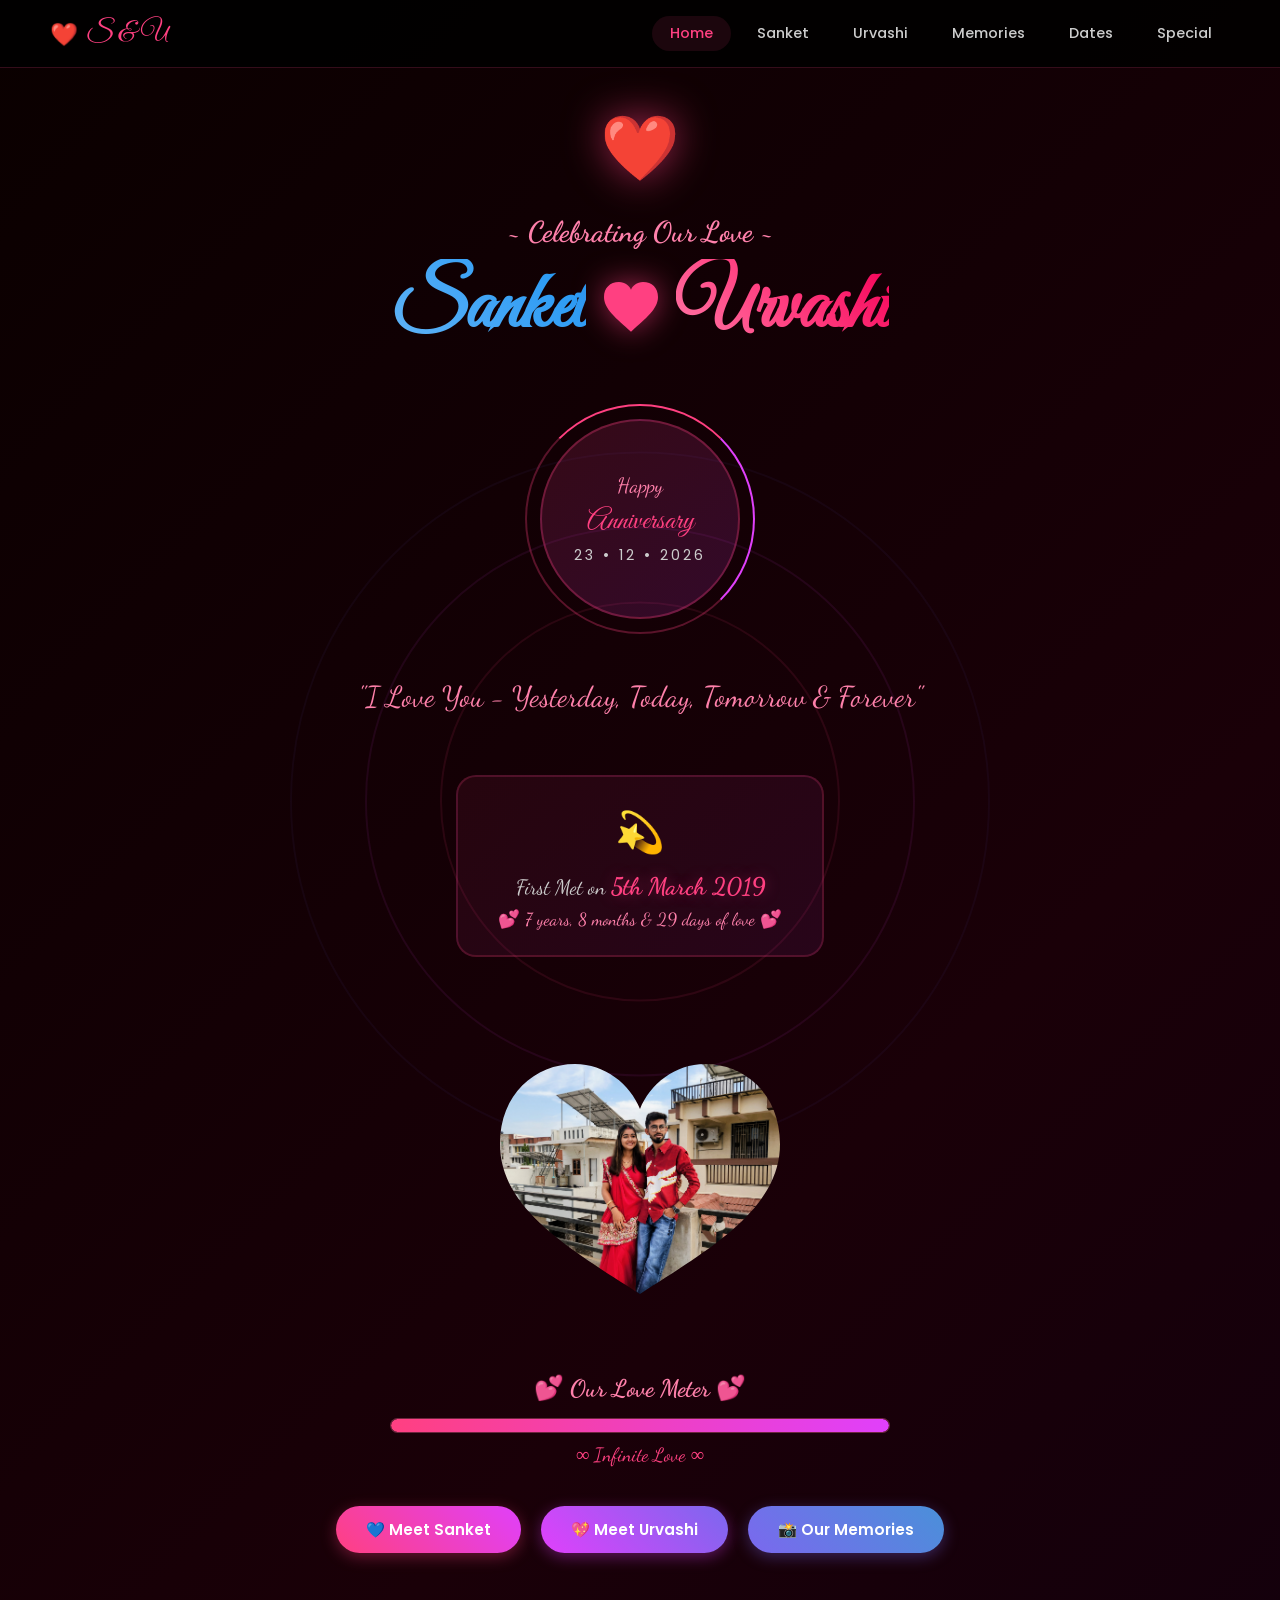
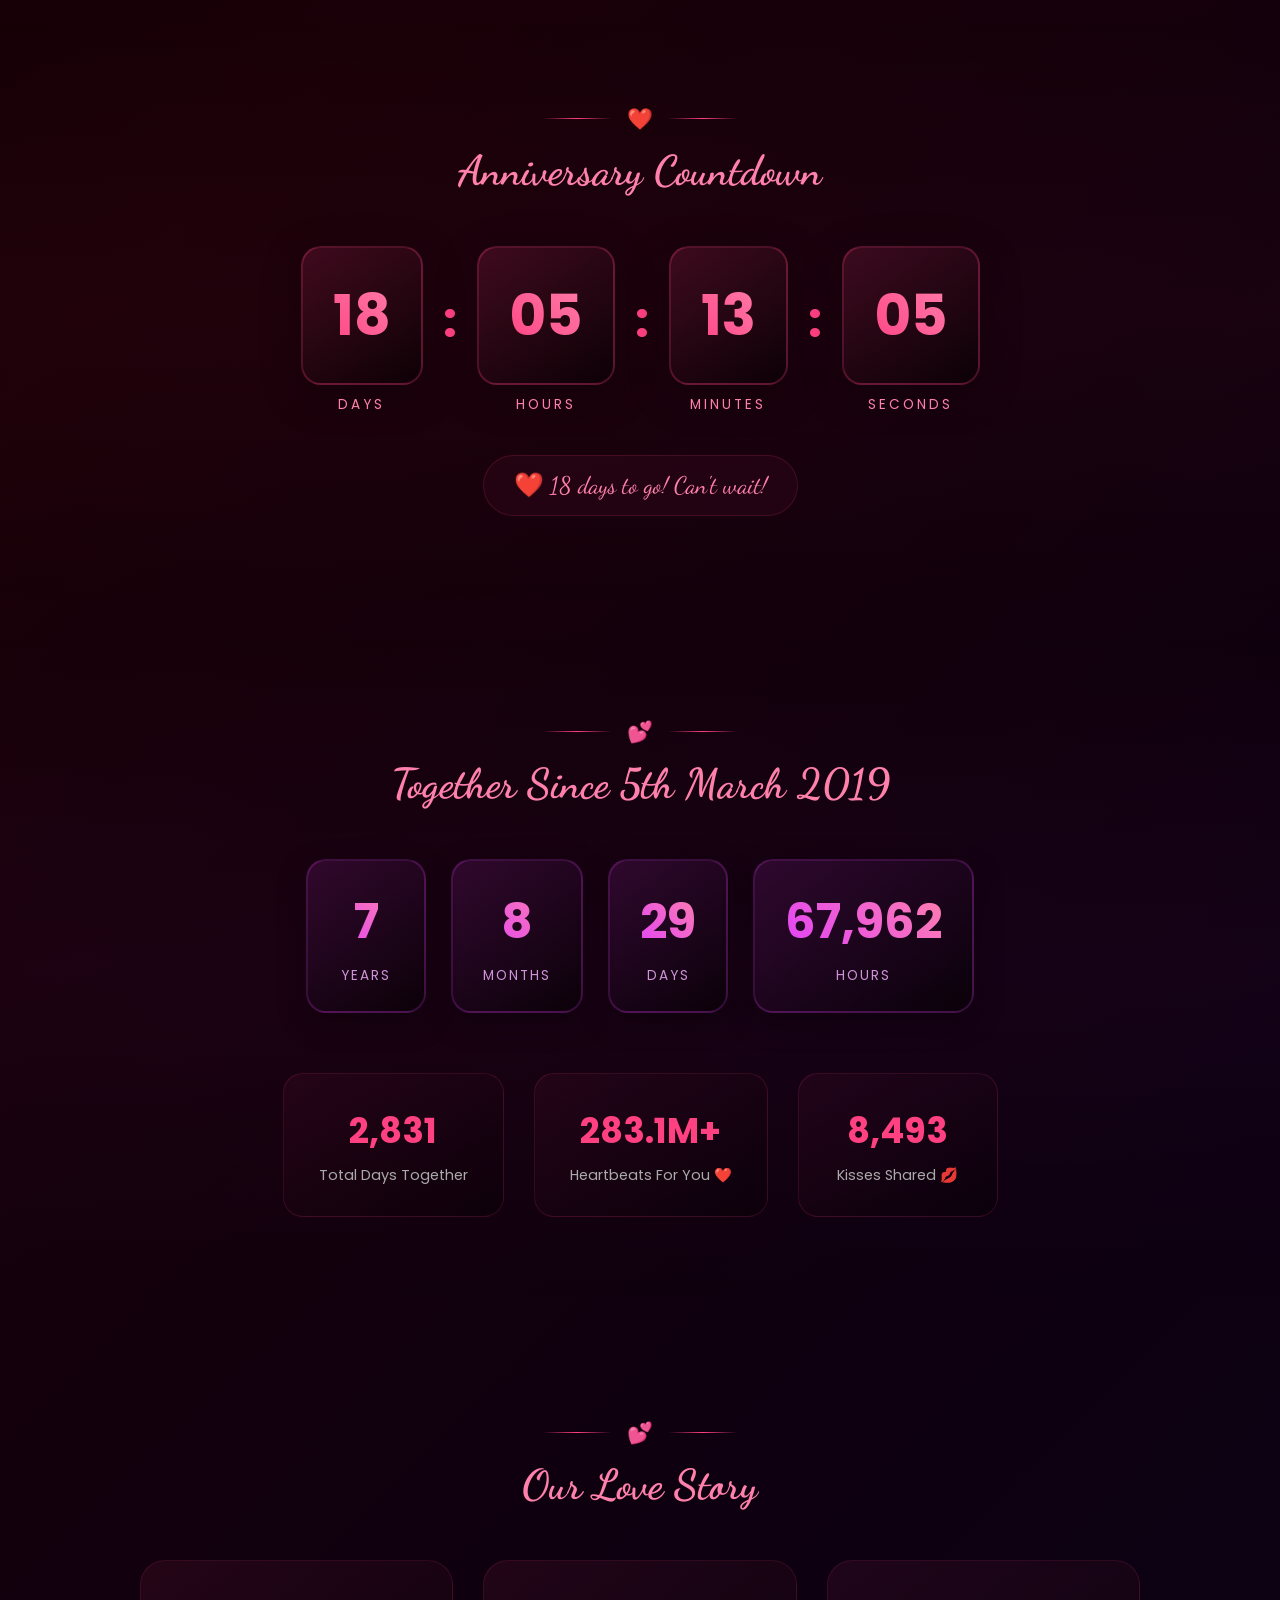
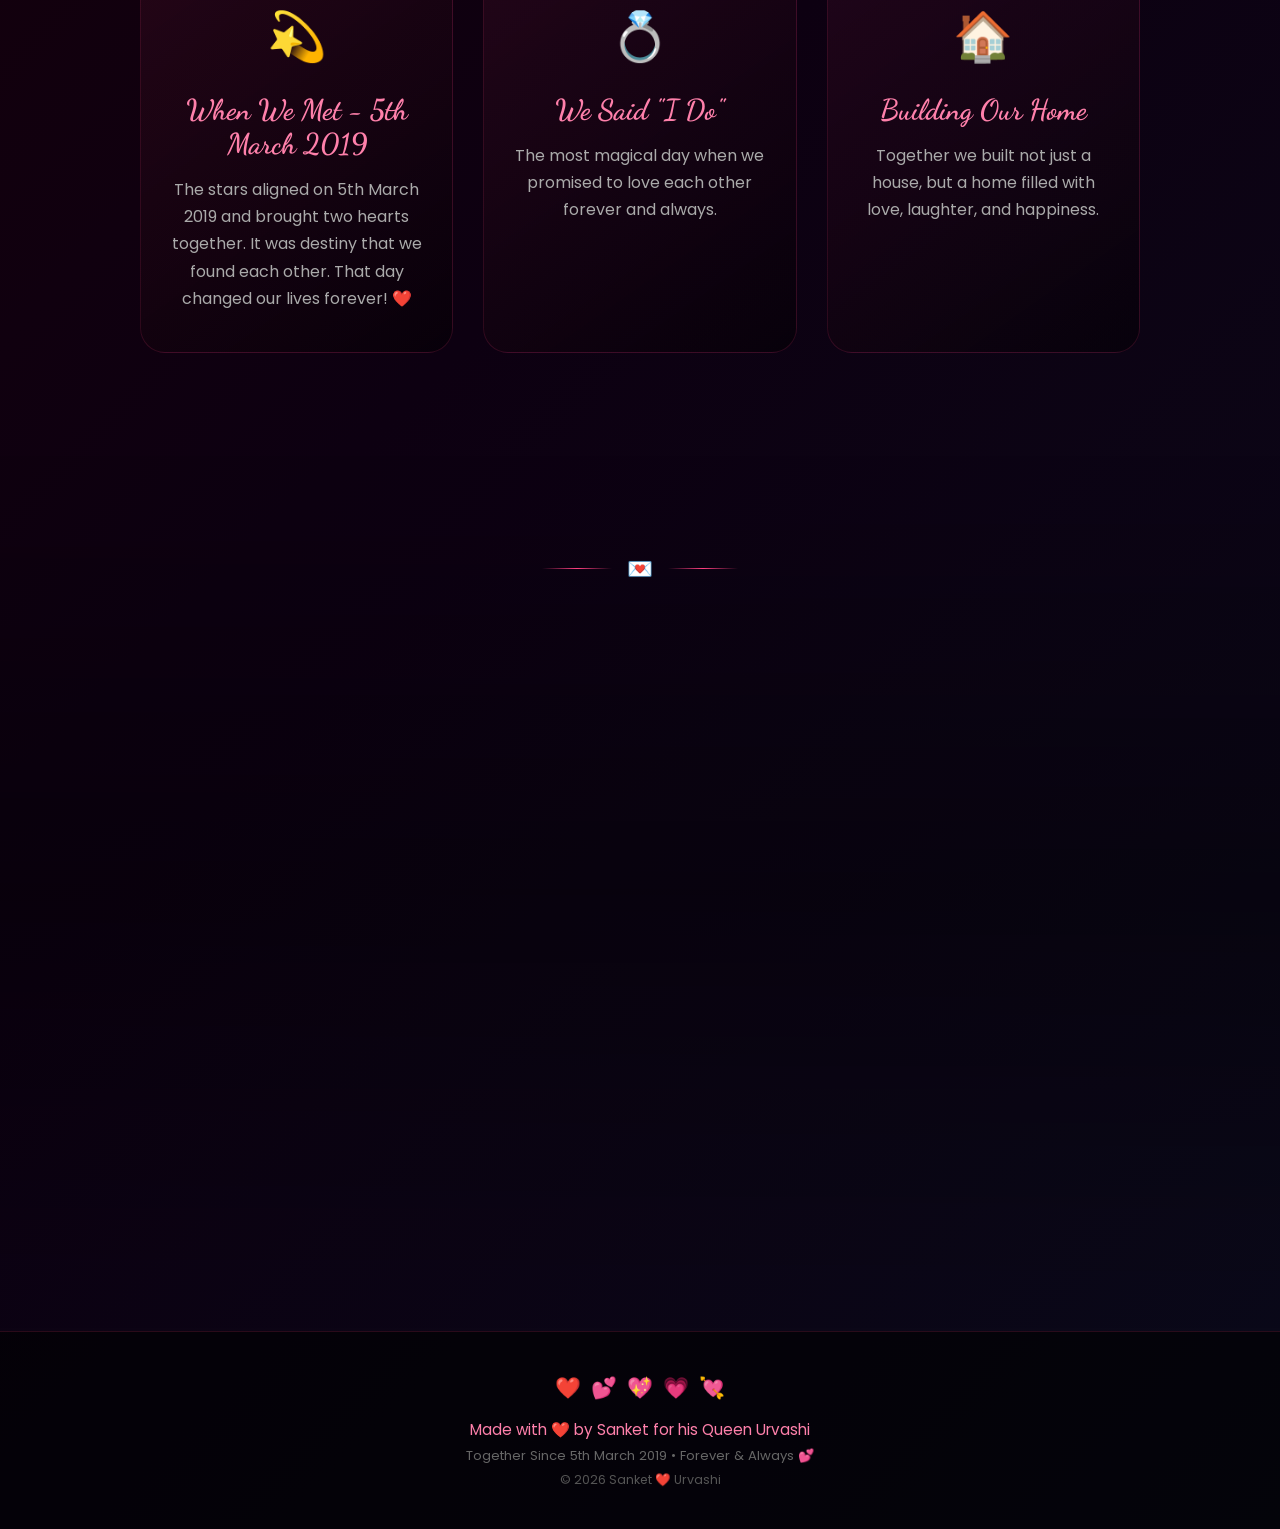
<file: index.html>
<!DOCTYPE html>
<html lang="en">
<head>
    <meta charset="UTF-8">
    <meta name="viewport" content="width=device-width, initial-scale=1.0">
    <title>Sanket ❤️ Urvashi - Our Love Story</title>

    <!-- ✅ Google Analytics -->
    <script async src="https://www.googletagmanager.com/gtag/js?id=G-T43XEEP1G7"></script>
    <script>
        window.dataLayer = window.dataLayer || [];
        function gtag(){dataLayer.push(arguments);}
        gtag('js', new Date());
        gtag('config', 'G-T43XEEP1G7');
    </script>
    <!-- ✅ End Google Analytics -->

    <link rel="preconnect" href="https://fonts.googleapis.com">
    <link rel="preconnect" href="https://fonts.gstatic.com" crossorigin>
    <link rel="stylesheet" href="css/common.css">
    <link rel="stylesheet" href="css/index.css">
</head>
<body>

    <!-- Particle Hearts Canvas -->
    <canvas id="heartCanvas"></canvas>

    <!-- Rose Petals -->
    <div class="rose-petals" id="rosePetals"></div>

    <!-- Loading Screen -->
    <div class="loading-screen" id="loadingScreen">
        <div class="loading-heart">
            <svg viewBox="0 0 100 100" class="heart-svg">
                <path d="M50 88 C25 65 5 50 5 30 C5 15 15 5 30 5 C40 5 48 12 50 18 C52 12 60 5 70 5 C85 5 95 15 95 30 C95 50 75 65 50 88Z"
                fill="none" stroke="#ff4081" stroke-width="2" class="heart-path"/>
            </svg>
            <p class="loading-text">Loading Our Love Story...</p>
        </div>
    </div>

    <!-- Navigation -->
    <nav class="navbar" id="navbar">
        <div class="logo">
            <span class="logo-heart">❤️</span>
            <span class="logo-text">S & U</span>
        </div>
         <ul class="nav-links" id="navLinks">
            <li><a href="index.html" class="active">Home</a></li>
            <li><a href="husband.html">Sanket</a></li>
            <li><a href="wife.html">Urvashi</a></li>
            <li><a href="memories.html">Memories</a></li>
            <li><a href="calendar.html">Dates</a></li>
            <li><a href="special.html">Special</a></li>
        </ul>
        <div class="hamburger" id="hamburger">
            <span></span>
            <span></span>
            <span></span>
        </div>
    </nav>

    <!-- Hero Section -->
    <section class="hero" id="hero">
        <div class="love-ring">
            <div class="ring ring-1"></div>
            <div class="ring ring-2"></div>
            <div class="ring ring-3"></div>
        </div>

        <div class="hero-content">
            <div class="beating-heart-container">
                <div class="beating-heart">❤️</div>
            </div>

            <h3 class="pre-title fade-in">~ Celebrating Our Love ~</h3>
            <h1 class="main-title fade-in">
                <span class="name-sanket">Sanket</span>
                <span class="love-symbol">
                    <svg viewBox="0 0 100 100" class="love-svg">
                        <path d="M50 88 C25 65 5 50 5 30 C5 15 15 5 30 5 C40 5 48 12 50 18 C52 12 60 5 70 5 C85 5 95 15 95 30 C95 50 75 65 50 88Z"
                        fill="#ff4081" class="love-path"/>
                    </svg>
                </span>
                <span class="name-urvashi">Urvashi</span>
            </h1>

            <div class="anniversary-badge fade-in">
                <div class="badge-ring"></div>
                <div class="badge-content">
                    <span class="badge-text">Happy</span>
                    <span class="badge-year">Anniversary</span>
                    <span class="badge-date">23 • 12 • 2026</span>
                </div>
            </div>

            <p class="love-quote fade-in">
                "I Love You - Yesterday, Today, Tomorrow & Forever"
            </p>

            <!-- First Meet -->
            <div class="first-meet fade-in">
                <div class="meet-icon">💫</div>
                <p class="meet-text">First Met on
                    <span class="meet-date">5th March 2019</span>
                </p>
                <p class="meet-since" id="meetSince"></p>
            </div>

            <!-- Couple Photo -->
            <div class="heart-frame fade-in">
                <div class="heart-shape">
                    <img src="images/image.jpg"
                         alt="Sanket & Urvashi"
                         id="coupleImg"
                         loading="lazy">
                </div>
            </div>

            <!-- Love Meter -->
            <div class="love-meter fade-in">
                <h3>💕 Our Love Meter 💕</h3>
                <div class="meter-bar">
                    <div class="meter-fill" id="loveMeter"></div>
                </div>
                <p class="meter-text">∞ Infinite Love ∞</p>
            </div>

            <!-- CTA Buttons -->
            <div class="cta-buttons fade-in">
                <a href="husband.html" class="btn btn-primary">
                    <span>💙 Meet Sanket</span>
                </a>
                <a href="wife.html" class="btn btn-secondary">
                    <span>💖 Meet Urvashi</span>
                </a>
                <a href="memories.html" class="btn btn-tertiary">
                    <span>📸 Our Memories</span>
                </a>
            </div>
        </div>
    </section>

    <!-- Countdown Section -->
    <section class="countdown-section" id="countdownSection">
        <div class="section-header">
            <div class="heart-divider">
                <span class="line"></span>
                <span class="heart">❤️</span>
                <span class="line"></span>
            </div>
            <h2 class="section-title fade-in">Anniversary Countdown</h2>
        </div>

        <div class="countdown-container fade-in">
            <div class="countdown-card">
                <div class="flip-card">
                    <span id="days">00</span>
                </div>
                <p>Days</p>
            </div>
            <div class="countdown-separator">:</div>
            <div class="countdown-card">
                <div class="flip-card">
                    <span id="hours">00</span>
                </div>
                <p>Hours</p>
            </div>
            <div class="countdown-separator">:</div>
            <div class="countdown-card">
                <div class="flip-card">
                    <span id="minutes">00</span>
                </div>
                <p>Minutes</p>
            </div>
            <div class="countdown-separator">:</div>
            <div class="countdown-card">
                <div class="flip-card">
                    <span id="seconds">00</span>
                </div>
                <p>Seconds</p>
            </div>
        </div>

        <div class="countdown-status fade-in" id="countdownStatus"></div>
    </section>

    <!-- Together Since Section -->
    <section class="together-section" id="togetherSection">
        <div class="section-header">
            <div class="heart-divider">
                <span class="line"></span>
                <span class="heart">💕</span>
                <span class="line"></span>
            </div>
            <h2 class="section-title fade-in">Together Since 5th March 2019</h2>
        </div>

        <div class="together-counter fade-in">
            <div class="together-card">
                <span class="together-value" id="togetherYears">0</span>
                <p>Years</p>
            </div>
            <div class="together-card">
                <span class="together-value" id="togetherMonths">0</span>
                <p>Months</p>
            </div>
            <div class="together-card">
                <span class="together-value" id="togetherDays">0</span>
                <p>Days</p>
            </div>
            <div class="together-card">
                <span class="together-value" id="togetherHours">0</span>
                <p>Hours</p>
            </div>
        </div>

        <div class="together-stats fade-in">
            <div class="stat-item">
                <span class="stat-number" id="totalDays">0</span>
                <p>Total Days Together</p>
            </div>
            <div class="stat-item">
                <span class="stat-number" id="totalHeartbeats">0</span>
                <p>Heartbeats For You ❤️</p>
            </div>
            <div class="stat-item">
                <span class="stat-number" id="totalKisses">0</span>
                <p>Kisses Shared 💋</p>
            </div>
        </div>
    </section>

    <!-- Love Story Section -->
    <section class="love-story-section" id="loveStory">
        <div class="section-header">
            <div class="heart-divider">
                <span class="line"></span>
                <span class="heart">💕</span>
                <span class="line"></span>
            </div>
            <h2 class="section-title fade-in">Our Love Story</h2>
        </div>

        <div class="story-cards">
            <div class="story-card fade-in">
                <div class="card-icon">💫</div>
                <h3>When We Met - 5th March 2019</h3>
                <p>The stars aligned on 5th March 2019 and brought two hearts together. It was destiny that we found each other. That day changed our lives forever! ❤️</p>
            </div>
            <div class="story-card fade-in">
                <div class="card-icon">💍</div>
                <h3>We Said "I Do"</h3>
                <p>The most magical day when we promised to love each other forever and always.</p>
            </div>
            <div class="story-card fade-in">
                <div class="card-icon">🏠</div>
                <h3>Building Our Home</h3>
                <p>Together we built not just a house, but a home filled with love, laughter, and happiness.</p>
            </div>
        </div>
    </section>

    <!-- Love Promises Section -->
    <section class="promises-section" id="promises">
        <div class="section-header">
            <div class="heart-divider">
                <span class="line"></span>
                <span class="heart">💌</span>
                <span class="line"></span>
            </div>
            <h2 class="section-title fade-in">My Promises To You</h2>
        </div>

        <div class="promises-container fade-in">
            <div class="promise-item">
                <span class="promise-number">01</span>
                <p>I promise to love you unconditionally, every single day.</p>
            </div>
            <div class="promise-item">
                <span class="promise-number">02</span>
                <p>I promise to be your strength when you feel weak.</p>
            </div>
            <div class="promise-item">
                <span class="promise-number">03</span>
                <p>I promise to make you smile, even on your worst days.</p>
            </div>
            <div class="promise-item">
                <span class="promise-number">04</span>
                <p>I promise to stand by your side, in joy and sorrow.</p>
            </div>
            <div class="promise-item">
                <span class="promise-number">05</span>
                <p>I promise to love you more with each passing moment. ❤️</p>
            </div>
        </div>
    </section>

    <!-- Footer -->
    <footer class="footer">
        <div class="footer-hearts">
            <span>❤️</span><span>💕</span><span>💖</span><span>💗</span><span>💘</span>
        </div>
        <p class="footer-text">Made with ❤️ by Sanket for his Queen Urvashi</p>
        <p class="footer-sub">Together Since 5th March 2019 • Forever & Always 💕</p>
        <p class="footer-copy">© 2026 Sanket ❤️ Urvashi</p>
    </footer>



 

    <!-- Scroll to Top -->
    <div class="scroll-top" id="scrollTop">
        <span>❤️</span>
    </div>

    <!-- ✅ Scripts - Correct Order -->
    <script src="js/common.js"></script>
    <script src="js/music.js"></script>
    <script src="js/analytics.js"></script>
    <script src="js/index.js"></script>

</body>
</html>
</file>
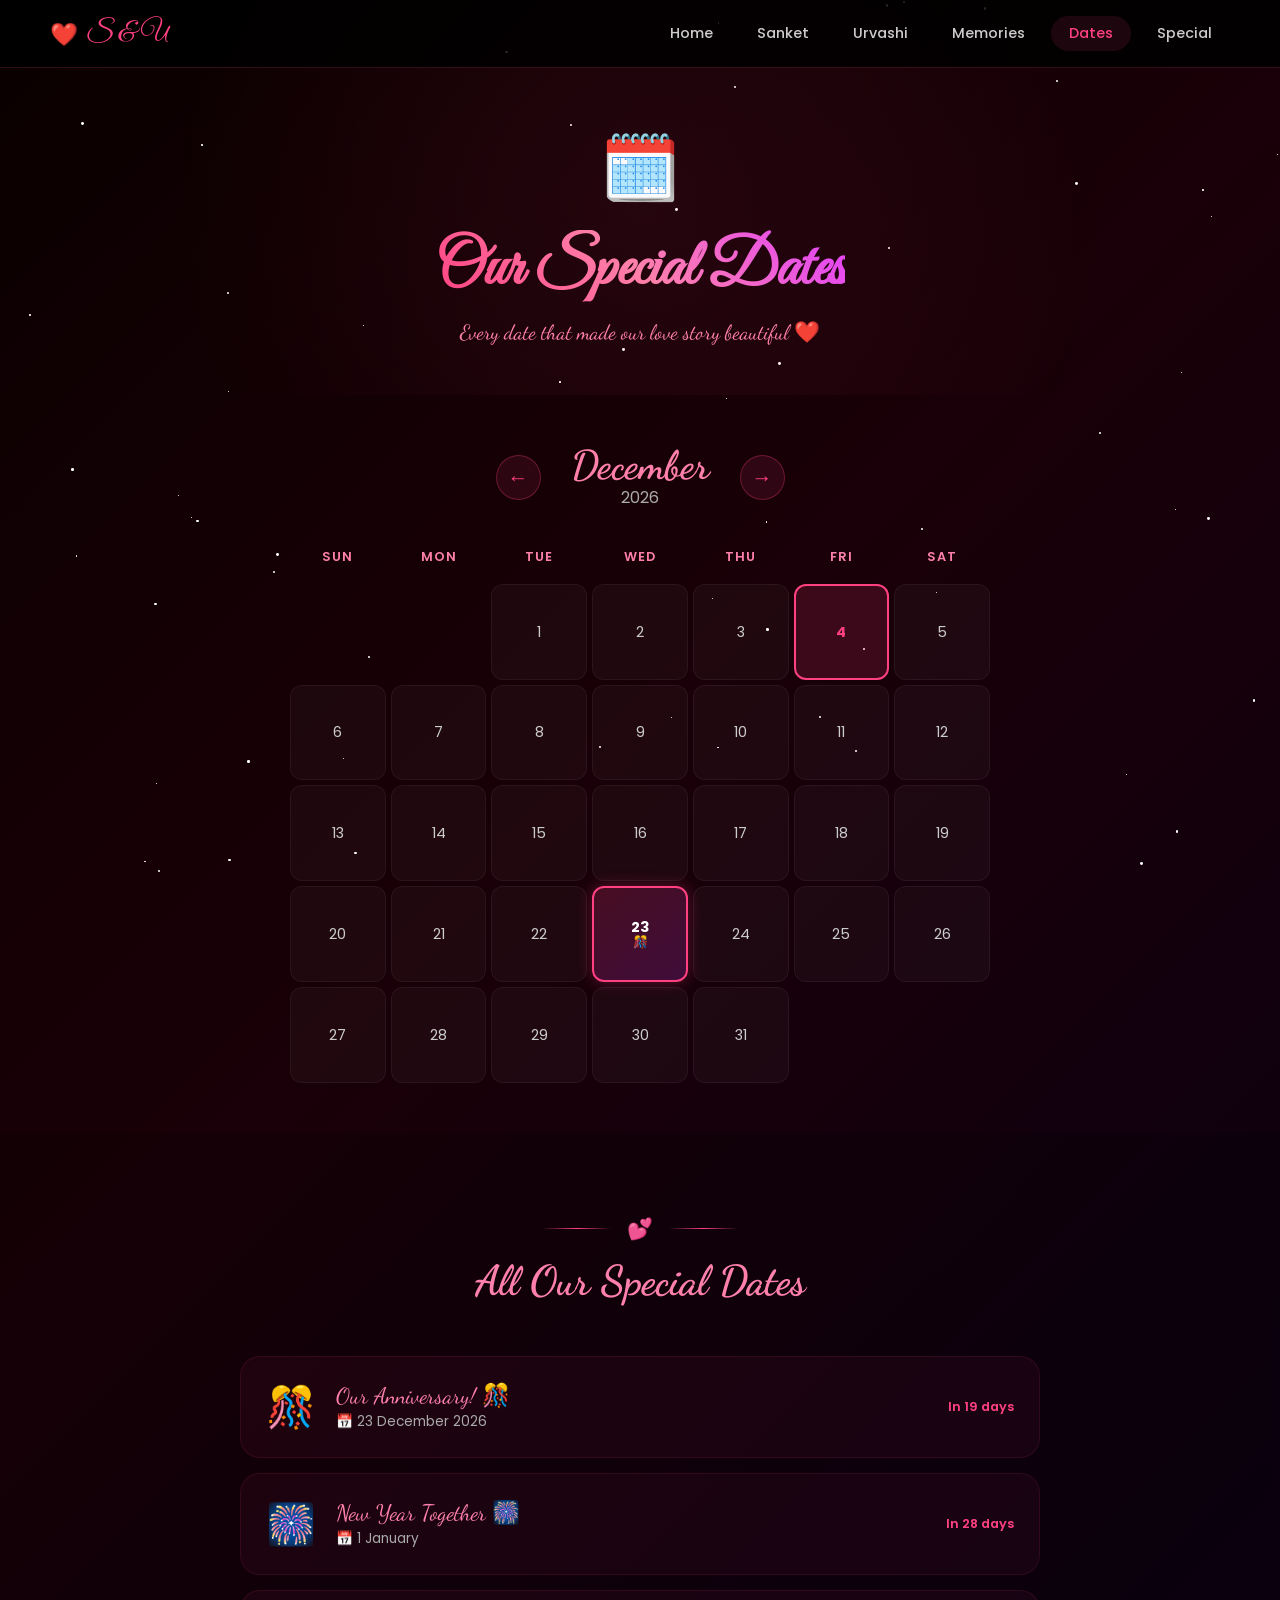
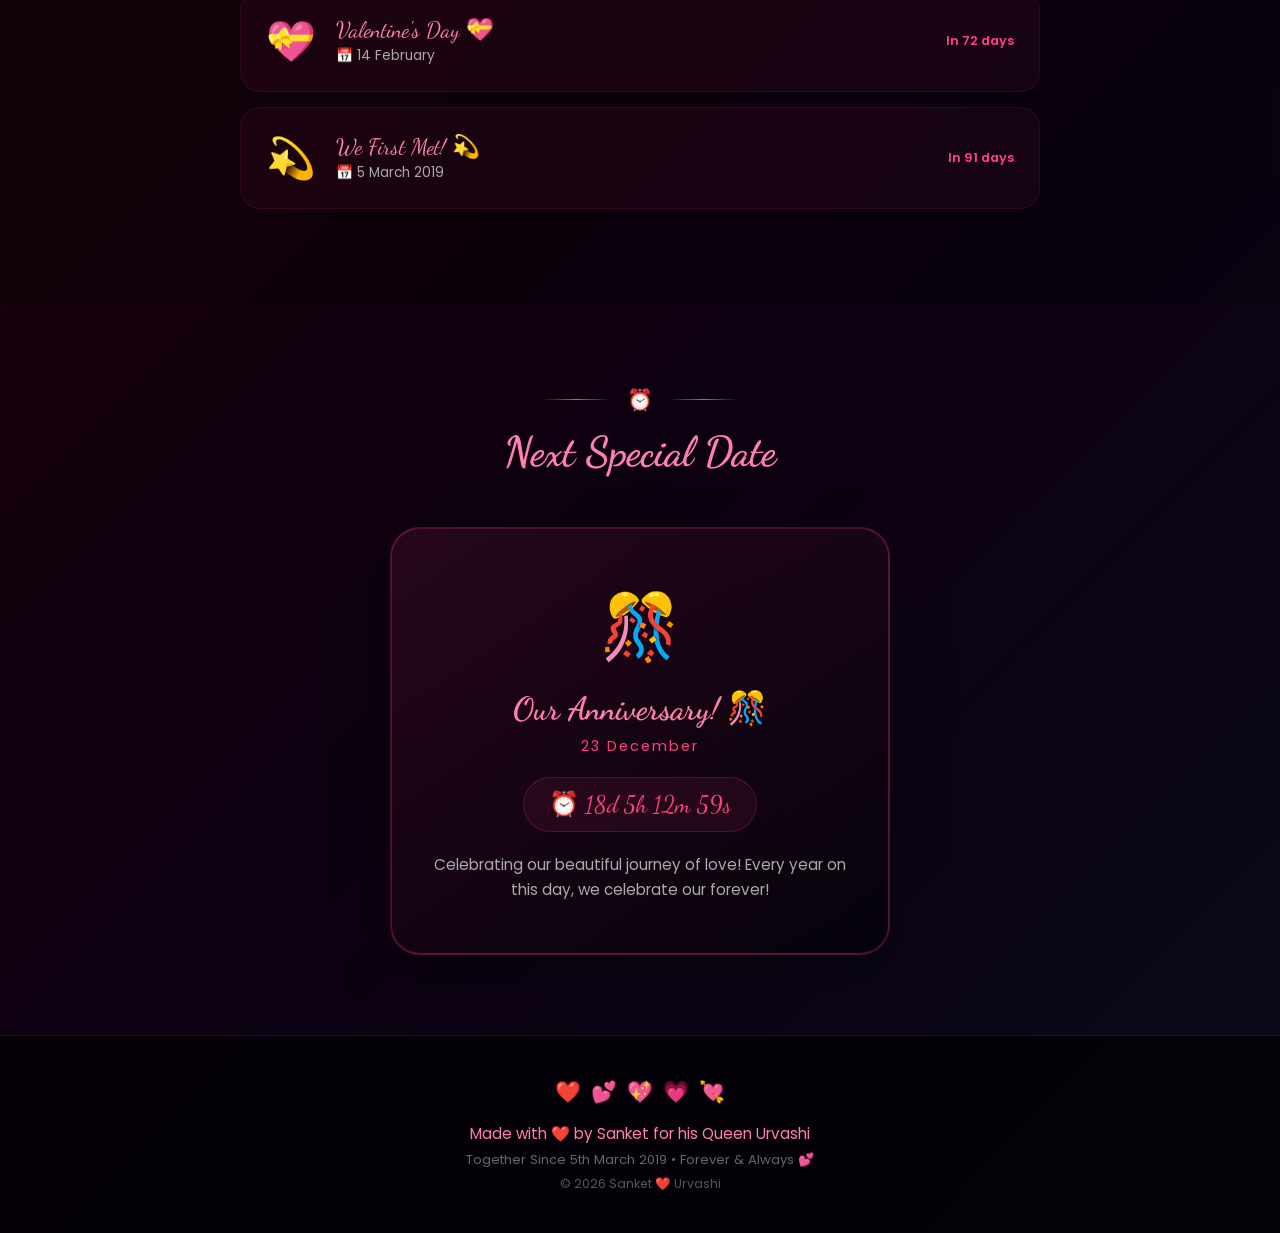
<file: calendar.html>
<!DOCTYPE html>
<html lang="en">
<head>
    <meta charset="UTF-8">
    <meta name="viewport" content="width=device-width, initial-scale=1.0">
    <title>Our Special Dates - Sanket & Urvashi</title>

    <!-- Google Analytics -->
    <script async src="https://www.googletagmanager.com/gtag/js?id=G-T43XEEP1G7"></script>
    <script>
        window.dataLayer = window.dataLayer || [];
        function gtag(){dataLayer.push(arguments);}
        gtag('js', new Date());
        gtag('config', 'G-T43XEEP1G7');
    </script>

    <link rel="preconnect" href="https://fonts.googleapis.com">
    <link rel="preconnect" href="https://fonts.gstatic.com" crossorigin>
    <link rel="stylesheet" href="css/common.css">
    <link rel="stylesheet" href="css/calendar.css">
</head>
<body>

    <div class="stars-cal" id="starsCal"></div>

    <!-- Navigation -->
    <nav class="navbar" id="navbar">
        <div class="logo">
            <span class="logo-heart">❤️</span>
            <span class="logo-text">S & U</span>
        </div>
         <ul class="nav-links" id="navLinks">
            <li><a href="index.html" class="active">Home</a></li>
            <li><a href="husband.html">Sanket</a></li>
            <li><a href="wife.html">Urvashi</a></li>
            <li><a href="memories.html">Memories</a></li>
            <li><a href="calendar.html">Dates</a></li>
            <li><a href="special.html">Special</a></li>
        </ul>
        <div class="hamburger" id="hamburger">
            <span></span>
            <span></span>
            <span></span>
        </div>
    </nav>

    <!-- Hero -->
    <section class="cal-hero">
        <div class="cal-hero-content">
            <div class="cal-icon">🗓️</div>
            <h1 class="cal-title">Our Special Dates</h1>
            <p class="cal-sub">Every date that made our love story beautiful ❤️</p>
        </div>
    </section>

    <!-- Calendar Navigation -->
    <section class="calendar-section">
        <div class="container">
            <div class="cal-nav">
                <button class="cal-nav-btn" id="prevMonth">←</button>
                <div class="cal-month-year">
                    <h2 id="monthName">December</h2>
                    <span id="yearName">2026</span>
                </div>
                <button class="cal-nav-btn" id="nextMonth">→</button>
            </div>

            <!-- Days Header -->
            <div class="cal-days-header">
                <div>Sun</div>
                <div>Mon</div>
                <div>Tue</div>
                <div>Wed</div>
                <div>Thu</div>
                <div>Fri</div>
                <div>Sat</div>
            </div>

            <!-- Calendar Grid -->
            <div class="cal-grid" id="calGrid"></div>

            <!-- Event Popup -->
            <div class="event-popup" id="eventPopup" style="display:none;">
                <div class="event-popup-content">
                    <button class="popup-close" id="popupClose">✕</button>
                    <div class="popup-icon" id="popupIcon"></div>
                    <h3 class="popup-title" id="popupTitle"></h3>
                    <p class="popup-date" id="popupDate"></p>
                    <p class="popup-desc" id="popupDesc"></p>
                    <div class="popup-days" id="popupDays"></div>
                </div>
            </div>
        </div>
    </section>

    <!-- Special Dates List -->
    <section class="dates-list-section">
        <div class="container">
            <div class="section-header">
                <div class="heart-divider">
                    <span class="line"></span>
                    <span class="heart">💕</span>
                    <span class="line"></span>
                </div>
                <h2 class="section-title">All Our Special Dates</h2>
            </div>

            <div class="dates-list" id="datesList"></div>
        </div>
    </section>

    <!-- Upcoming Section -->
    <section class="upcoming-section">
        <div class="container">
            <div class="section-header">
                <div class="heart-divider">
                    <span class="line"></span>
                    <span class="heart">⏰</span>
                    <span class="line"></span>
                </div>
                <h2 class="section-title">Next Special Date</h2>
            </div>

            <div class="upcoming-card fade-in" id="upcomingCard">
                <div class="upcoming-icon" id="upcomingIcon">❤️</div>
                <h3 class="upcoming-title" id="upcomingTitle">Loading...</h3>
                <p class="upcoming-date" id="upcomingDate"></p>
                <div class="upcoming-countdown" id="upcomingCountdown"></div>
                <p class="upcoming-desc" id="upcomingDesc"></p>
            </div>
        </div>
    </section>

    <!-- Footer -->
    <footer class="footer">
        <div class="footer-hearts">
            <span>❤️</span><span>💕</span><span>💖</span><span>💗</span><span>💘</span>
        </div>
        <p class="footer-text">Made with ❤️ by Sanket for his Queen Urvashi</p>
        <p class="footer-sub">Together Since 5th March 2019 • Forever & Always 💕</p>
        <p class="footer-copy">© 2026 Sanket ❤️ Urvashi</p>
    </footer>

 

    <div class="scroll-top" id="scrollTop"><span>❤️</span></div>

    <script src="js/common.js"></script>
    <script src="js/music.js"></script>
    <script src="js/analytics.js"></script>
    <script src="js/calendar.js"></script>

</body>
</html>
</file>
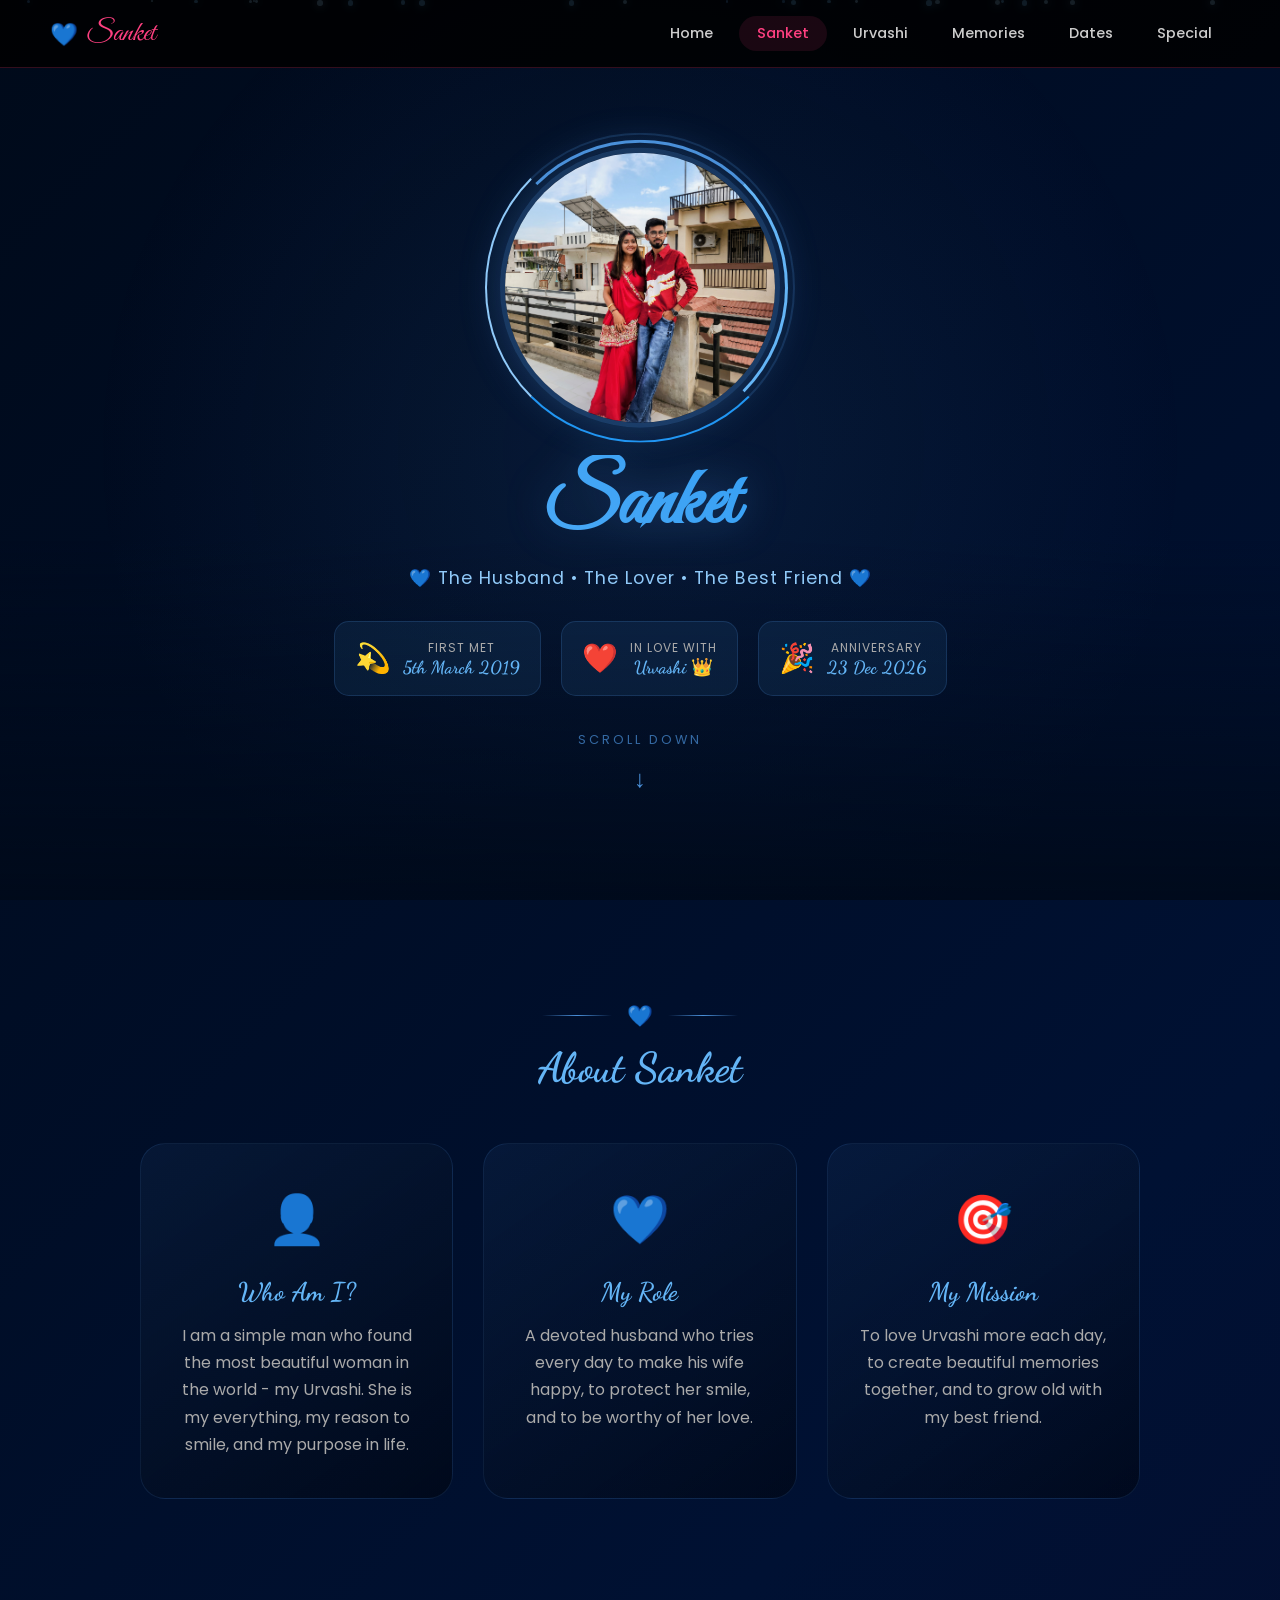
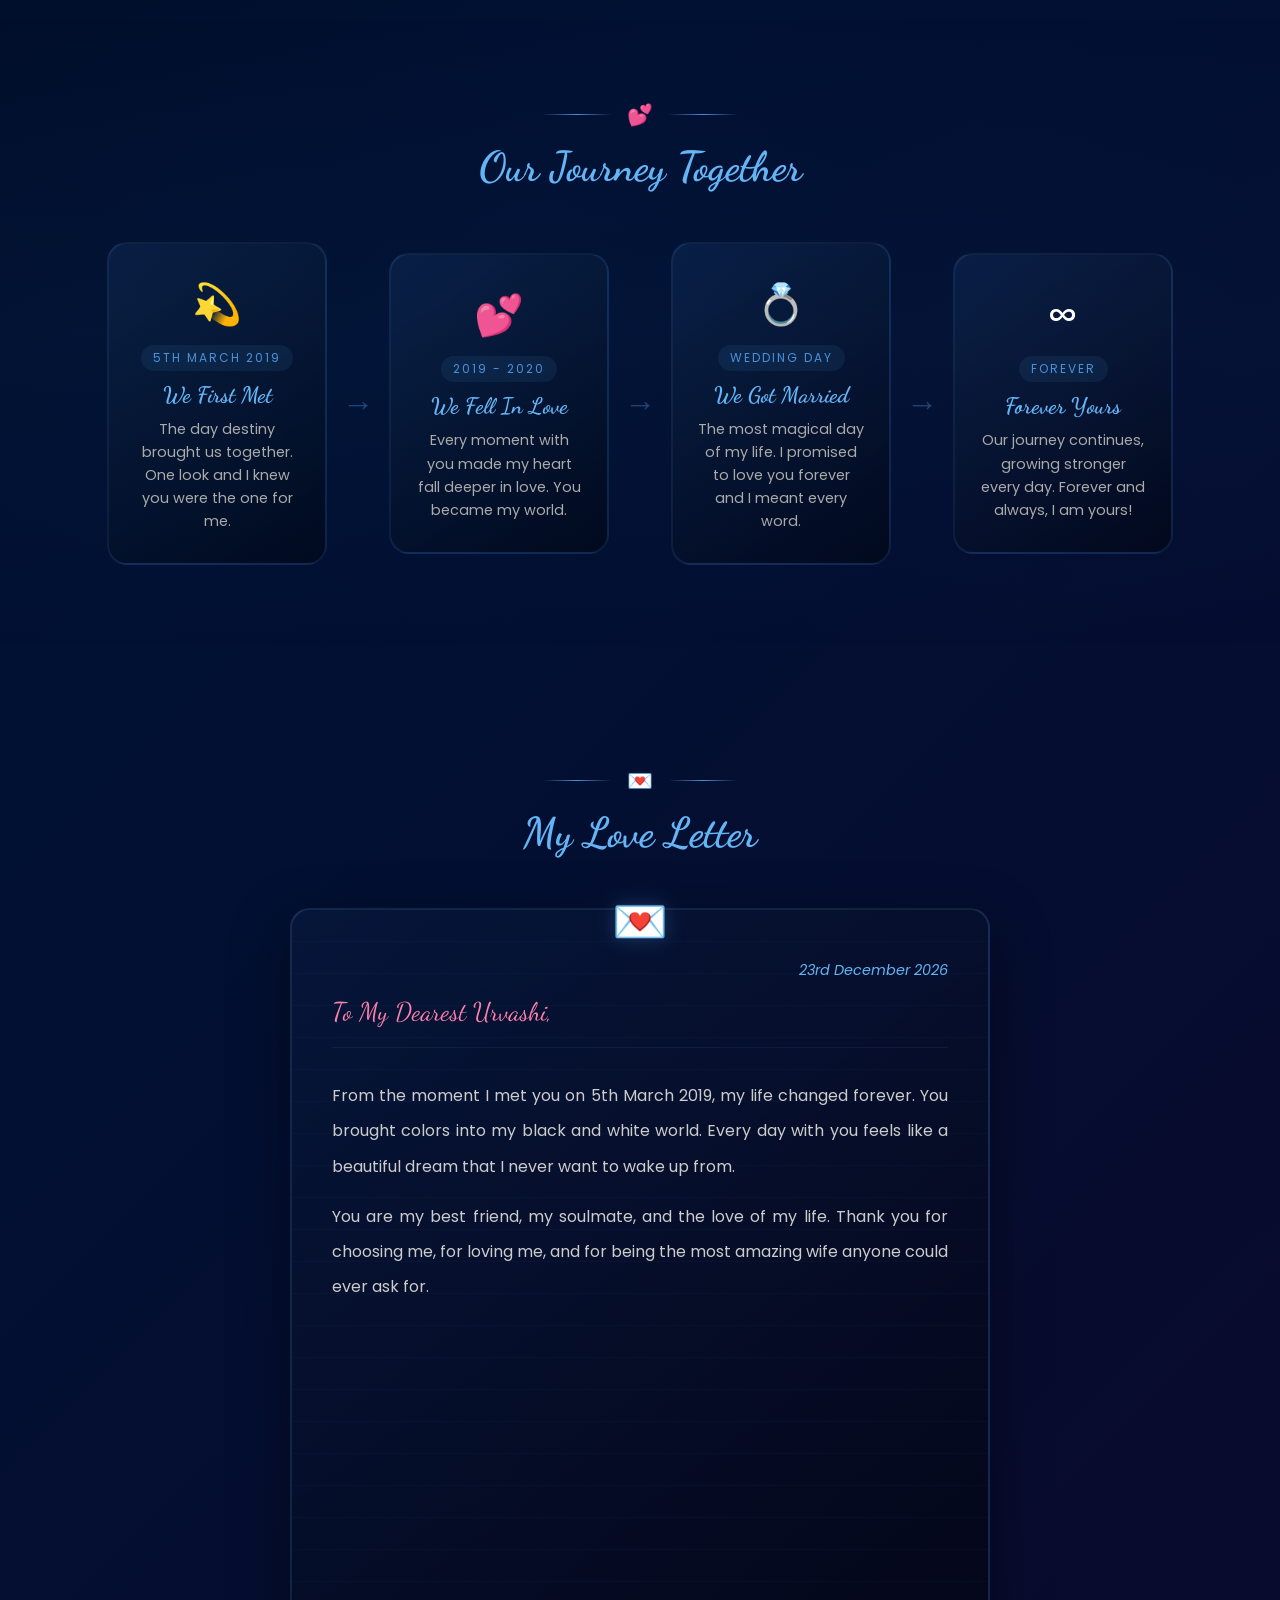
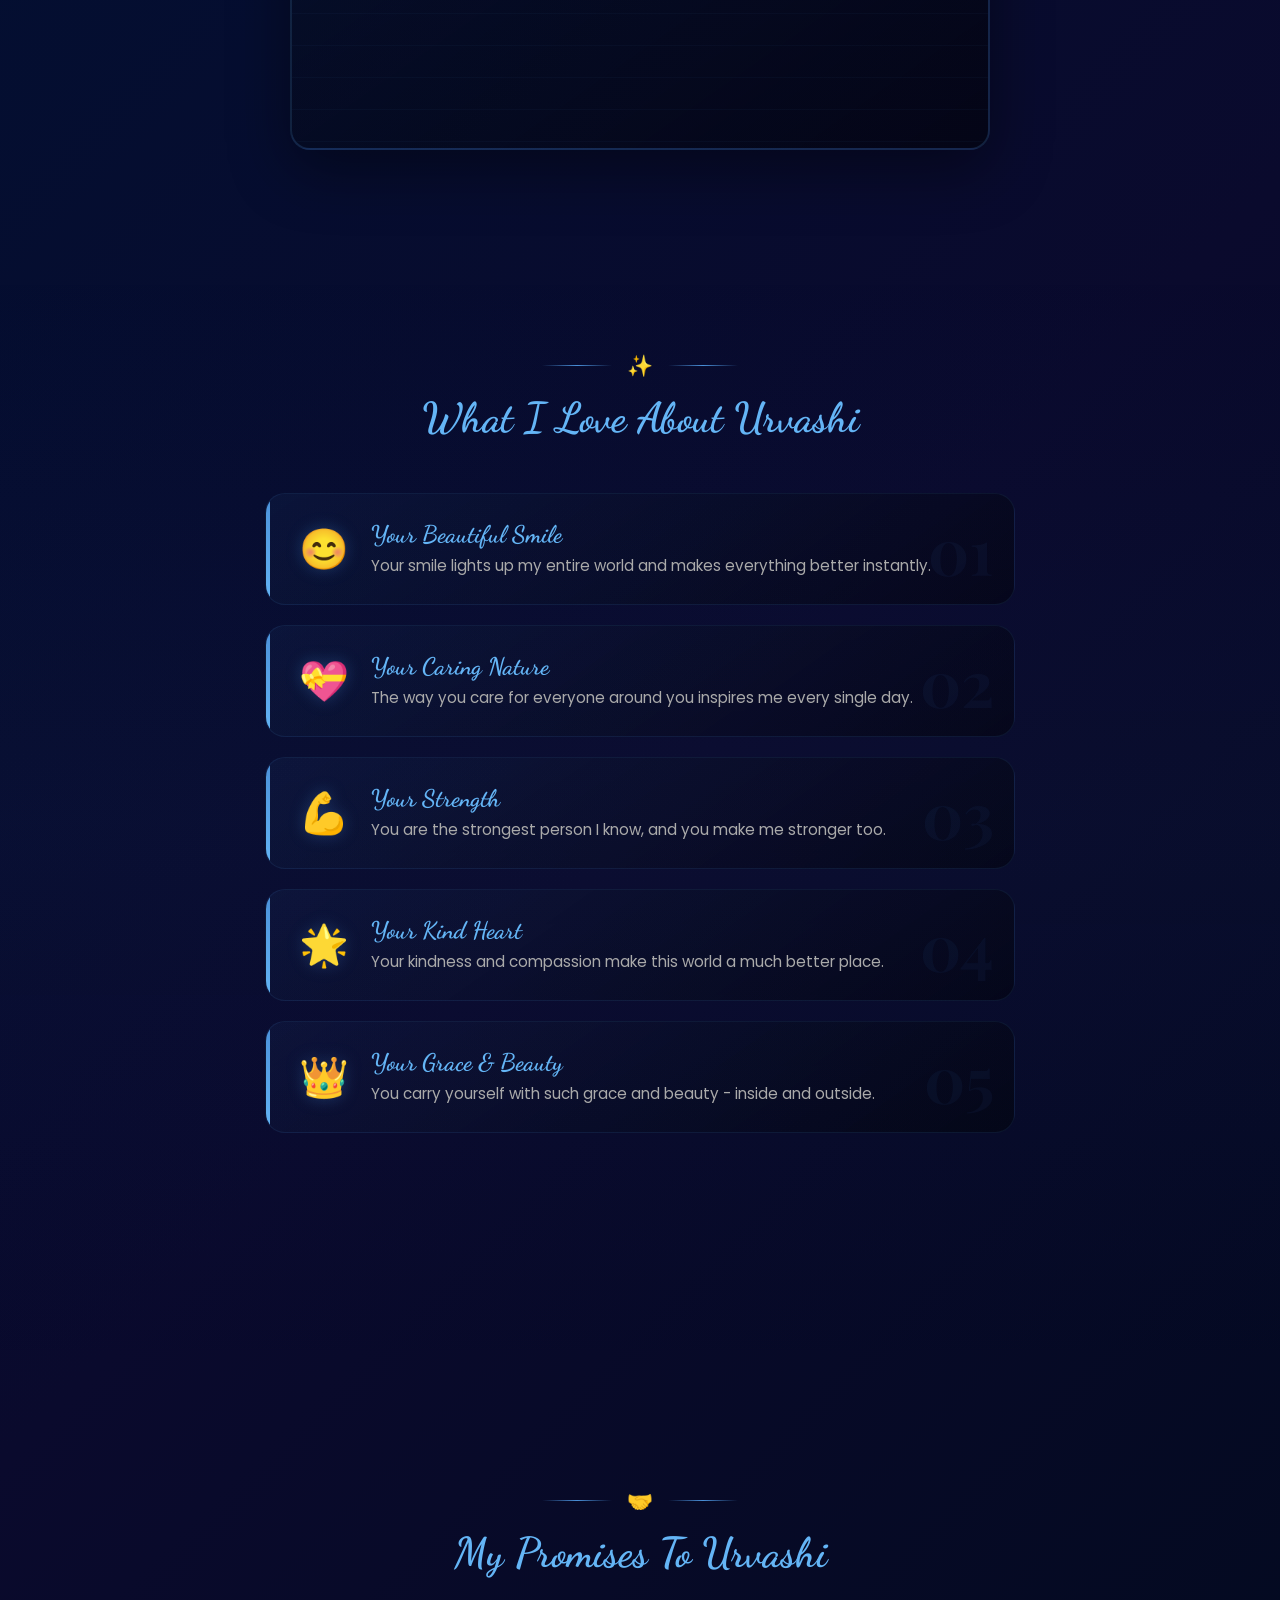
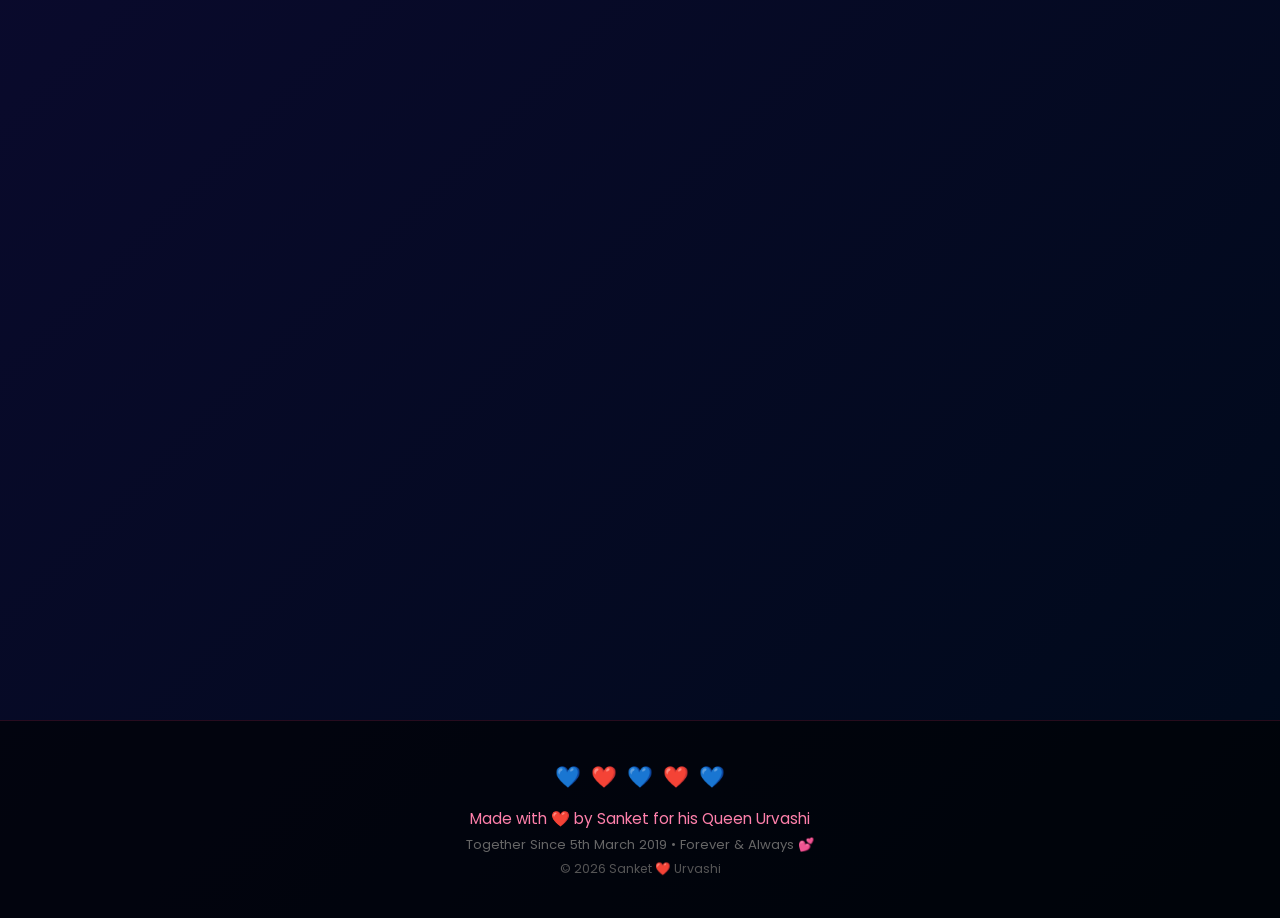
<file: husband.html>
<!DOCTYPE html>
<html lang="en">
<head>
    <meta charset="UTF-8">
    <meta name="viewport" content="width=device-width, initial-scale=1.0">
    <title>Sanket - The One Who Loves Urvashi</title>

     <!-- ✅ Google Analytics -->
    <script async src="https://www.googletagmanager.com/gtag/js?id=G-T43XEEP1G7"></script>
    <script>
        window.dataLayer = window.dataLayer || [];
        function gtag(){dataLayer.push(arguments);}
        gtag('js', new Date());
        gtag('config', 'G-T43XEEP1G7');
    </script>
    <!-- ✅ End Google Analytics -->

    <link rel="preconnect" href="https://fonts.googleapis.com">
    <link rel="preconnect" href="https://fonts.gstatic.com" crossorigin>
    <link rel="stylesheet" href="css/common.css">
    <link rel="stylesheet" href="css/husband.css">
</head>
<body>

    <div class="particles-bg" id="particlesBg"></div>

    <!-- Navigation -->
    <nav class="navbar" id="navbar">
        <div class="logo">
            <span class="logo-heart">💙</span>
            <span class="logo-text">Sanket</span>
        </div>
         <ul class="nav-links" id="navLinks">
            <li><a href="index.html" class="active">Home</a></li>
            <li><a href="husband.html">Sanket</a></li>
            <li><a href="wife.html">Urvashi</a></li>
            <li><a href="memories.html">Memories</a></li>
            <li><a href="calendar.html">Dates</a></li>
            <li><a href="special.html">Special</a></li>
        </ul>
        <div class="hamburger" id="hamburger">
            <span></span>
            <span></span>
            <span></span>
        </div>
    </nav>

    <!-- Hero Banner -->
    <section class="husband-hero">
        <div class="hero-overlay"></div>
        <div class="hero-content">
            <div class="profile-frame">
                <div class="frame-border"></div>
                <div class="frame-border frame-border-2"></div>
                <img src="images/image.jpg"
                     alt="Sanket"
                     loading="lazy">
            </div>

            <h1 class="hero-name">Sanket</h1>
            <p class="hero-subtitle">💙 The Husband • The Lover • The Best Friend 💙</p>

            <div class="hero-quick-stats">
                <div class="quick-stat">
                    <span class="qs-icon">💫</span>
                    <div>
                        <p>First Met</p>
                        <strong>5th March 2019</strong>
                    </div>
                </div>
                <div class="quick-stat">
                    <span class="qs-icon">❤️</span>
                    <div>
                        <p>In Love With</p>
                        <strong>Urvashi 👑</strong>
                    </div>
                </div>
                <div class="quick-stat">
                    <span class="qs-icon">🎉</span>
                    <div>
                        <p>Anniversary</p>
                        <strong>23 Dec 2026</strong>
                    </div>
                </div>
            </div>

            <div class="scroll-indicator">
                <span>Scroll Down</span>
                <div class="scroll-arrow">↓</div>
            </div>
        </div>
    </section>

    <!-- About Section -->
    <section class="about-section">
        <div class="container">
            <div class="section-header">
                <div class="heart-divider">
                    <span class="line blue-line"></span>
                    <span class="heart">💙</span>
                    <span class="line blue-line"></span>
                </div>
                <h2 class="section-title blue-title">About Sanket</h2>
            </div>

            <div class="about-grid">
                <div class="about-card fade-in">
                    <div class="card-icon">👤</div>
                    <h3>Who Am I?</h3>
                    <p>I am a simple man who found the most beautiful woman in the world - my Urvashi. She is my everything, my reason to smile, and my purpose in life.</p>
                </div>
                <div class="about-card fade-in">
                    <div class="card-icon">💙</div>
                    <h3>My Role</h3>
                    <p>A devoted husband who tries every day to make his wife happy, to protect her smile, and to be worthy of her love.</p>
                </div>
                <div class="about-card fade-in">
                    <div class="card-icon">🎯</div>
                    <h3>My Mission</h3>
                    <p>To love Urvashi more each day, to create beautiful memories together, and to grow old with my best friend.</p>
                </div>
            </div>
        </div>
    </section>

    <!-- Our Journey Section -->
    <section class="journey-section">
        <div class="container">
            <div class="section-header">
                <div class="heart-divider">
                    <span class="line blue-line"></span>
                    <span class="heart">💕</span>
                    <span class="line blue-line"></span>
                </div>
                <h2 class="section-title blue-title">Our Journey Together</h2>
            </div>

            <div class="journey-cards">
                <div class="journey-card fade-in">
                    <div class="journey-icon">💫</div>
                    <div class="journey-date">5th March 2019</div>
                    <h3>We First Met</h3>
                    <p>The day destiny brought us together. One look and I knew you were the one for me.</p>
                </div>
                <div class="journey-arrow">→</div>
                <div class="journey-card fade-in">
                    <div class="journey-icon">💕</div>
                    <div class="journey-date">2019 - 2020</div>
                    <h3>We Fell In Love</h3>
                    <p>Every moment with you made my heart fall deeper in love. You became my world.</p>
                </div>
                <div class="journey-arrow">→</div>
                <div class="journey-card fade-in">
                    <div class="journey-icon">💍</div>
                    <div class="journey-date">Wedding Day</div>
                    <h3>We Got Married</h3>
                    <p>The most magical day of my life. I promised to love you forever and I meant every word.</p>
                </div>
                <div class="journey-arrow">→</div>
                <div class="journey-card fade-in">
                    <div class="journey-icon">∞</div>
                    <div class="journey-date">Forever</div>
                    <h3>Forever Yours</h3>
                    <p>Our journey continues, growing stronger every day. Forever and always, I am yours!</p>
                </div>
            </div>
        </div>
    </section>

    <!-- Love Letter Section -->
    <section class="letter-section">
        <div class="container">
            <div class="section-header">
                <div class="heart-divider">
                    <span class="line blue-line"></span>
                    <span class="heart">💌</span>
                    <span class="line blue-line"></span>
                </div>
                <h2 class="section-title blue-title">My Love Letter</h2>
            </div>

            <div class="letter-container fade-in">
                <div class="letter-paper">
                    <div class="letter-header">
                        <span class="letter-date">23rd December 2026</span>
                        <span class="letter-to">To My Dearest Urvashi,</span>
                    </div>
                    <div class="letter-body">
                        <p>From the moment I met you on 5th March 2019, my life changed forever. You brought colors into my black and white world. Every day with you feels like a beautiful dream that I never want to wake up from.</p>
                        <p>You are my best friend, my soulmate, and the love of my life. Thank you for choosing me, for loving me, and for being the most amazing wife anyone could ever ask for.</p>
                        <p>On this special anniversary, I want you to know that my love for you grows stronger with each passing day. You make me a better person, and I am so grateful to have you in my life.</p>
                        <p>I promise to love you, cherish you, and stand by your side forever. No matter what life throws at us, we will face it together - hand in hand, heart to heart.</p>
                        <p><strong>I Love You More Than Words Can Say! ❤️</strong></p>
                    </div>
                    <div class="letter-footer">
                        <p class="letter-closing">Forever & Always Yours,</p>
                        <p class="letter-signature">Sanket ❤️</p>
                    </div>
                </div>
            </div>
        </div>
    </section>

    <!-- What I Love Section -->
    <section class="love-list-section">
        <div class="container">
            <div class="section-header">
                <div class="heart-divider">
                    <span class="line blue-line"></span>
                    <span class="heart">✨</span>
                    <span class="line blue-line"></span>
                </div>
                <h2 class="section-title blue-title">What I Love About Urvashi</h2>
            </div>

            <div class="love-list">
                <div class="love-item fade-in" data-number="01">
                    <div class="item-icon">😊</div>
                    <div class="item-content">
                        <h3>Your Beautiful Smile</h3>
                        <p>Your smile lights up my entire world and makes everything better instantly.</p>
                    </div>
                </div>
                <div class="love-item fade-in" data-number="02">
                    <div class="item-icon">💝</div>
                    <div class="item-content">
                        <h3>Your Caring Nature</h3>
                        <p>The way you care for everyone around you inspires me every single day.</p>
                    </div>
                </div>
                <div class="love-item fade-in" data-number="03">
                    <div class="item-icon">💪</div>
                    <div class="item-content">
                        <h3>Your Strength</h3>
                        <p>You are the strongest person I know, and you make me stronger too.</p>
                    </div>
                </div>
                <div class="love-item fade-in" data-number="04">
                    <div class="item-icon">🌟</div>
                    <div class="item-content">
                        <h3>Your Kind Heart</h3>
                        <p>Your kindness and compassion make this world a much better place.</p>
                    </div>
                </div>
                <div class="love-item fade-in" data-number="05">
                    <div class="item-icon">👑</div>
                    <div class="item-content">
                        <h3>Your Grace & Beauty</h3>
                        <p>You carry yourself with such grace and beauty - inside and outside.</p>
                    </div>
                </div>
                <div class="love-item fade-in" data-number="06">
                    <div class="item-icon">❤️</div>
                    <div class="item-content">
                        <h3>Everything About You</h3>
                        <p>I love every single thing about you - you are absolutely perfect to me!</p>
                    </div>
                </div>
            </div>
        </div>
    </section>

    <!-- My Promises Section -->
    <section class="promises-section">
        <div class="container">
            <div class="section-header">
                <div class="heart-divider">
                    <span class="line blue-line"></span>
                    <span class="heart">🤝</span>
                    <span class="line blue-line"></span>
                </div>
                <h2 class="section-title blue-title">My Promises To Urvashi</h2>
            </div>

            <div class="promises-list fade-in">
                <div class="promise-card">
                    <span class="promise-num">01</span>
                    <p>I promise to love you more with each passing day, unconditionally and completely.</p>
                </div>
                <div class="promise-card">
                    <span class="promise-num">02</span>
                    <p>I promise to be your strength when you feel weak, your smile when you are sad.</p>
                </div>
                <div class="promise-card">
                    <span class="promise-num">03</span>
                    <p>I promise to stand by your side always, in every joy and every sorrow.</p>
                </div>
                <div class="promise-card">
                    <span class="promise-num">04</span>
                    <p>I promise to make you feel loved, cherished, and special every single day.</p>
                </div>
                <div class="promise-card">
                    <span class="promise-num">05</span>
                    <p>I promise to grow old with you, and love you more and more forever! ❤️</p>
                </div>
            </div>
        </div>
    </section>

    <!-- Footer -->
    <footer class="footer">
        <div class="footer-hearts">
            <span>💙</span><span>❤️</span><span>💙</span><span>❤️</span><span>💙</span>
        </div>
        <p class="footer-text">Made with ❤️ by Sanket for his Queen Urvashi</p>
        <p class="footer-sub">Together Since 5th March 2019 • Forever & Always 💕</p>
        <p class="footer-copy">© 2026 Sanket ❤️ Urvashi</p>
    </footer>

   

    <!-- ✅ Scroll to Top -->
    <div class="scroll-top" id="scrollTop">
        <span>💙</span>
    </div>

    <!-- ✅ Scripts - Correct Order -->
    <script src="js/common.js"></script>
    <script src="js/music.js"></script>
    <script src="js/analytics.js"></script>
    <script src="js/husband.js"></script>

</body>
</html>
</file>
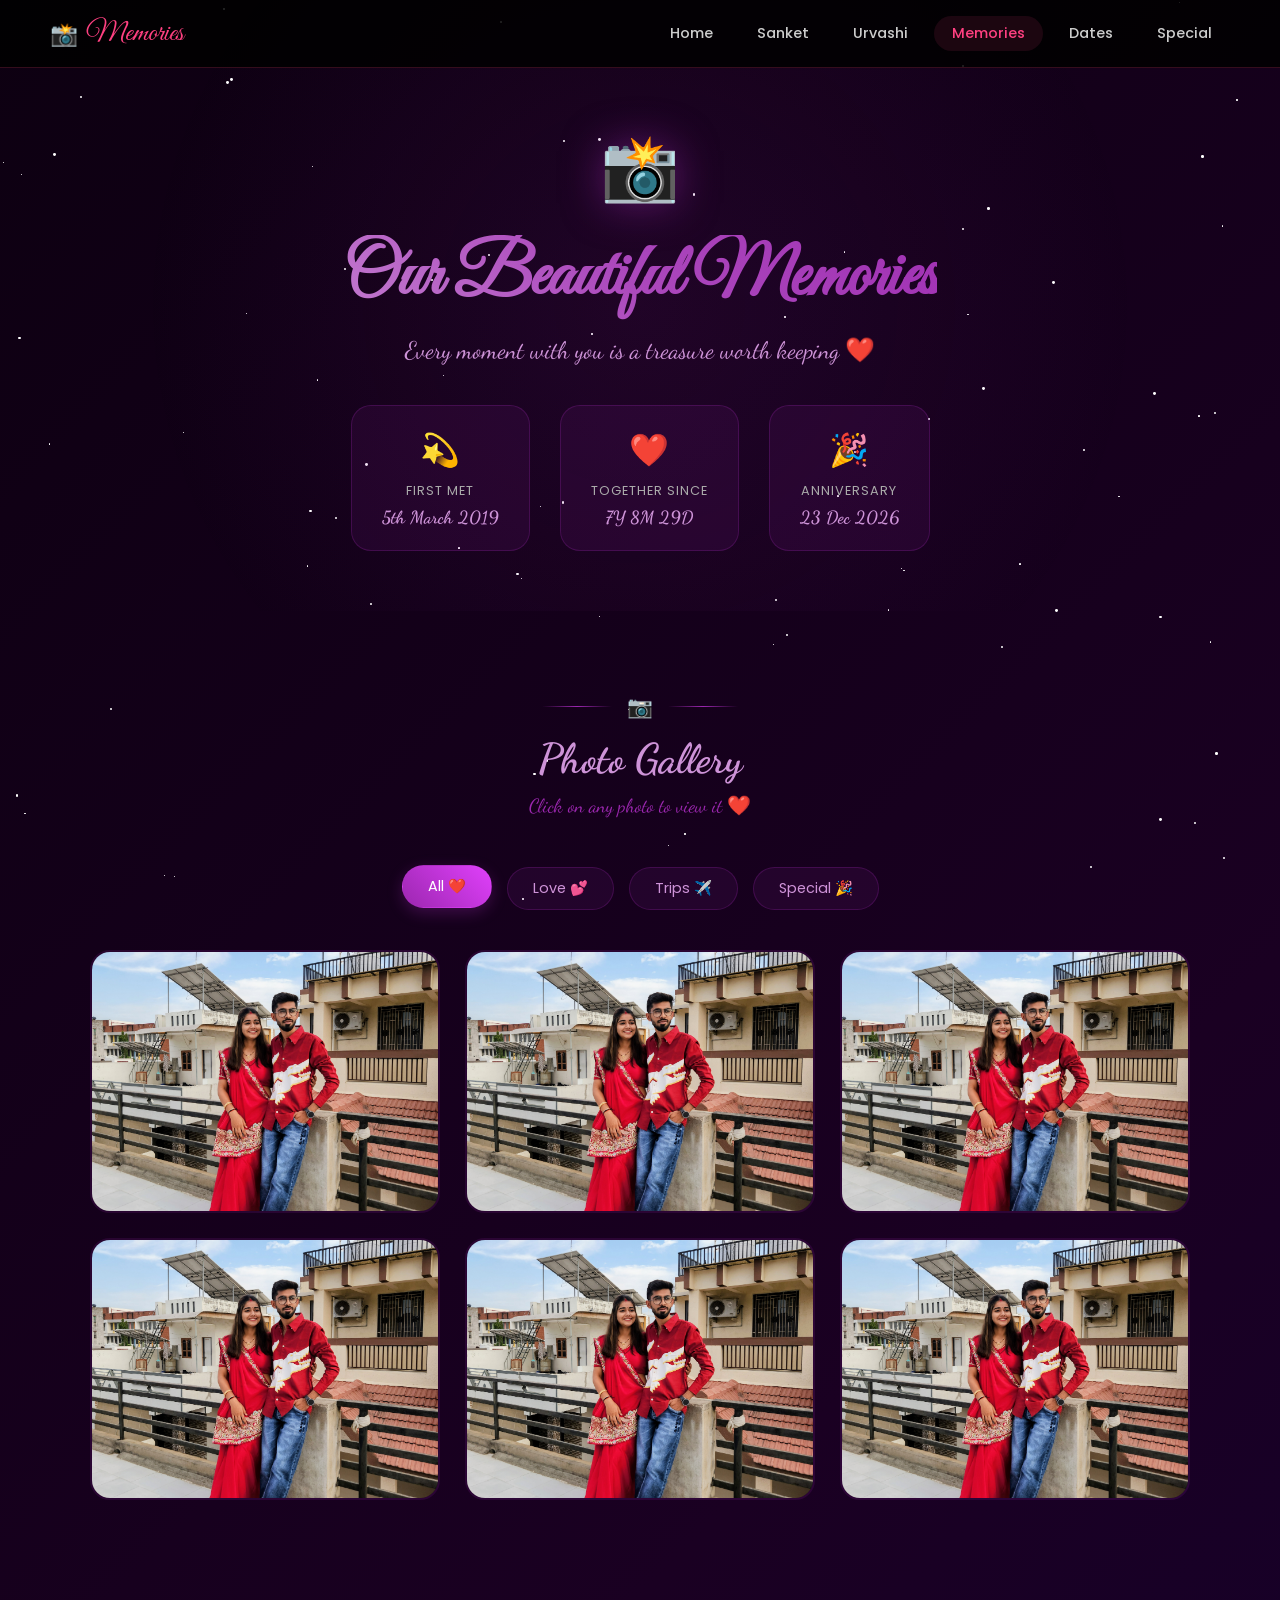
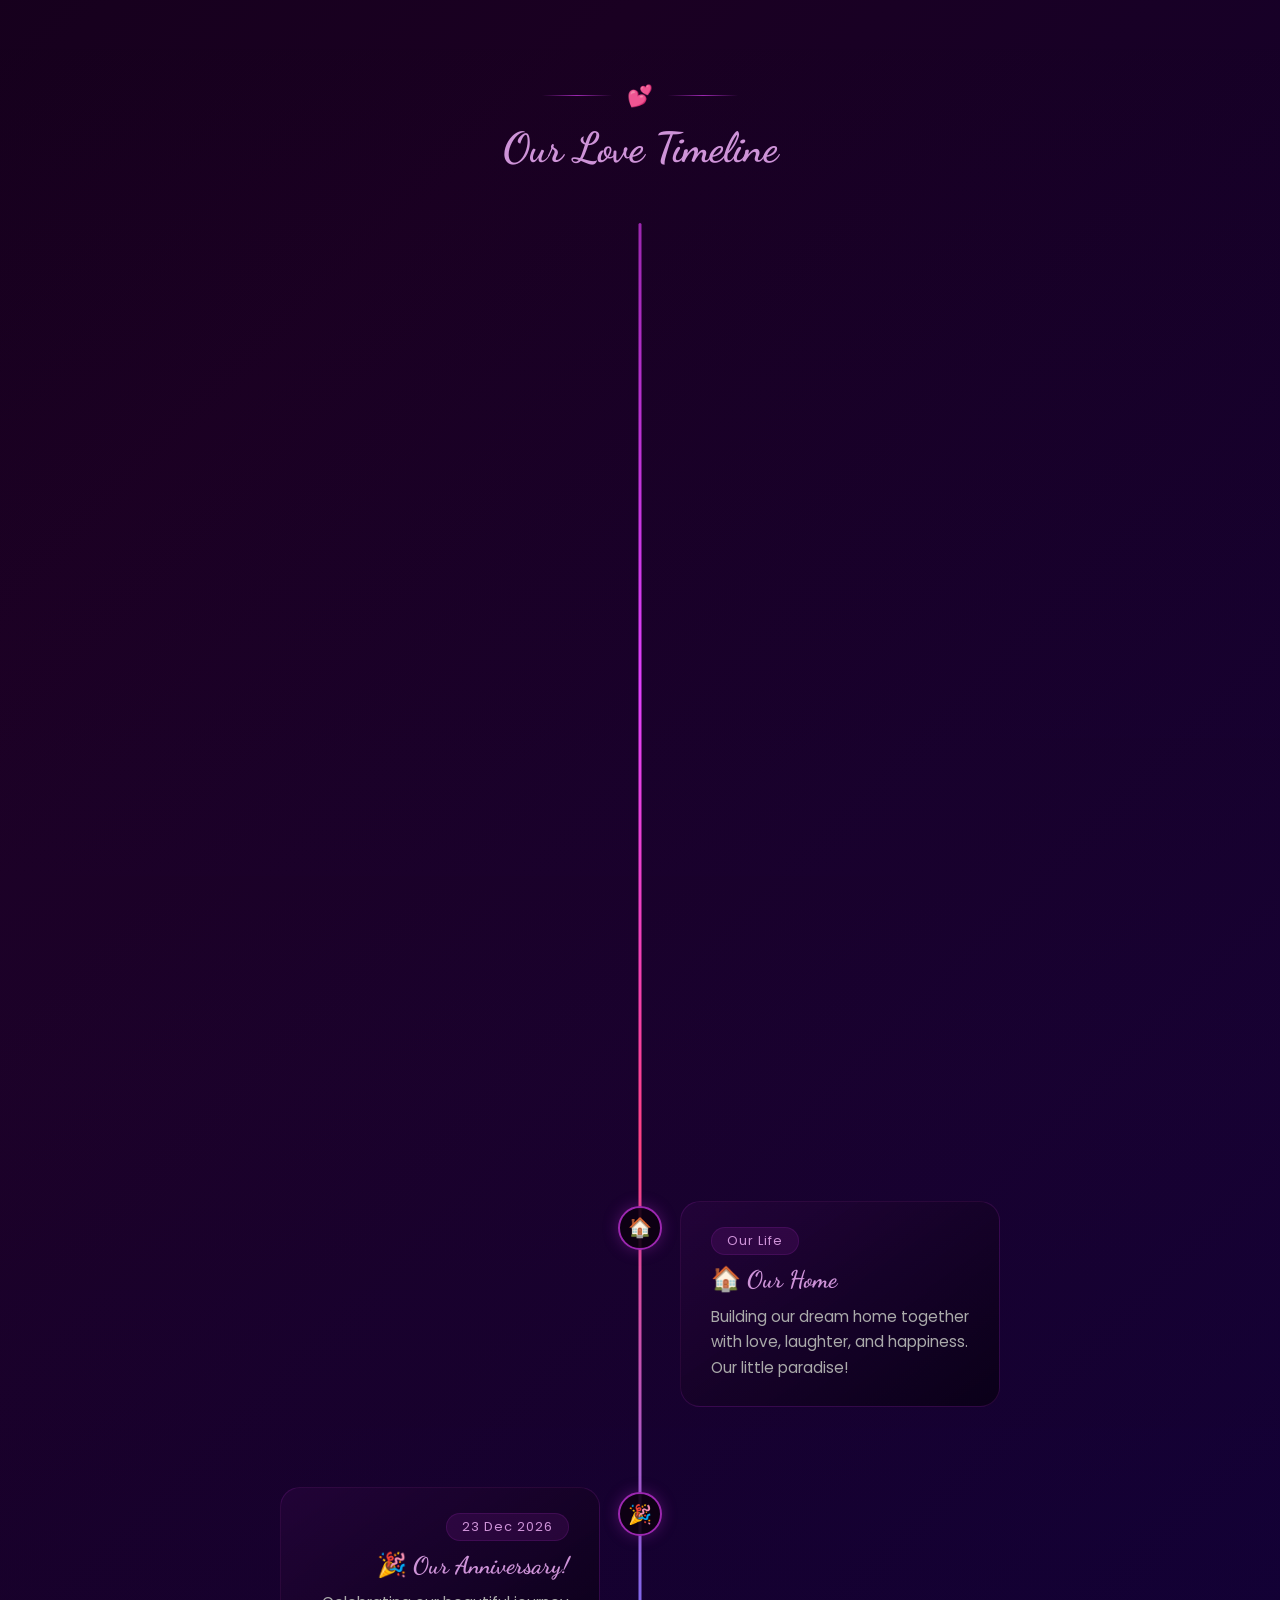
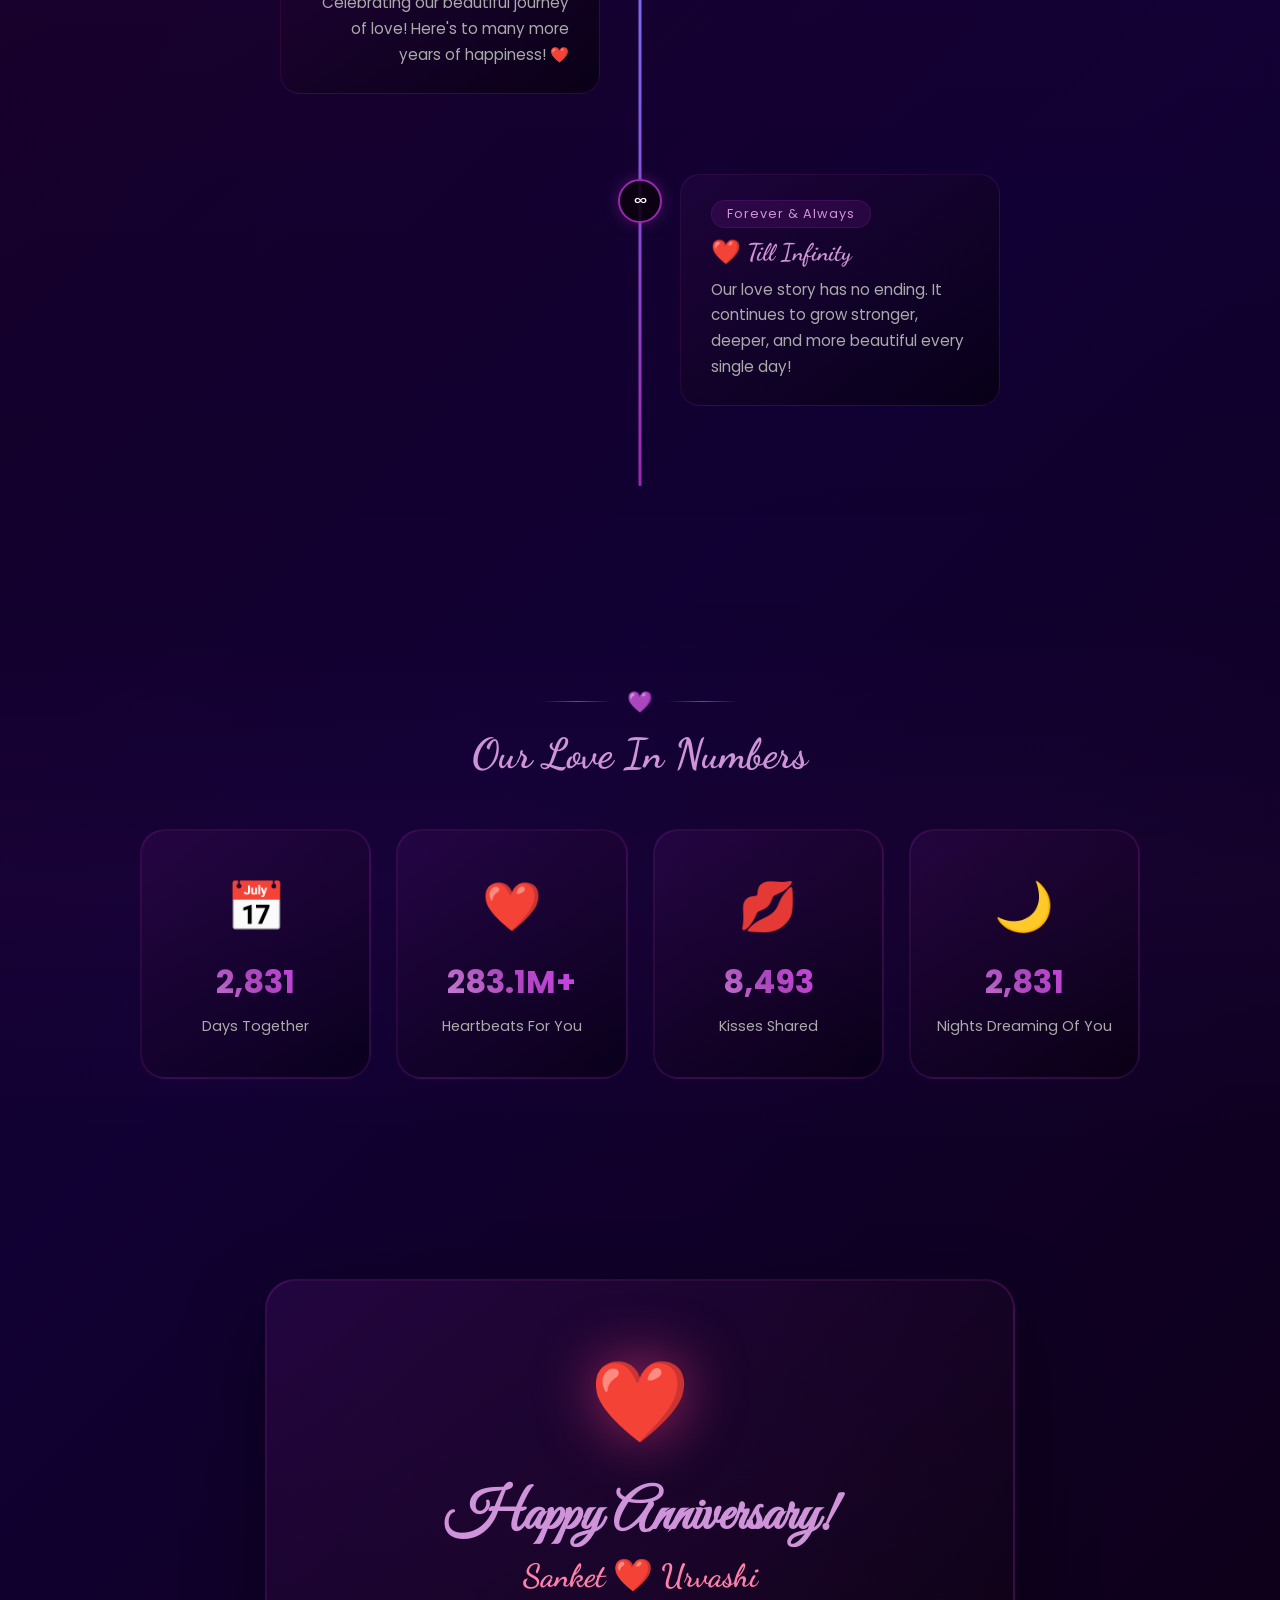
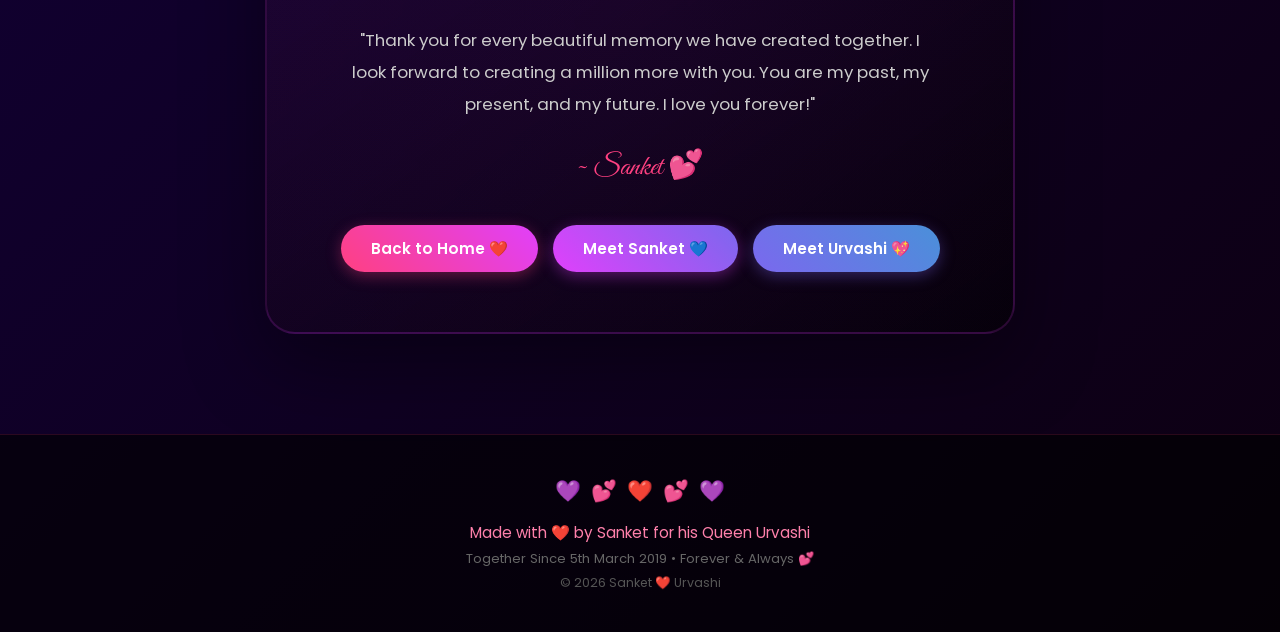
<file: memories.html>
<!DOCTYPE html>
<html lang="en">
<head>
    <meta charset="UTF-8">
    <meta name="viewport" content="width=device-width, initial-scale=1.0">
    <title>Our Beautiful Memories - Sanket & Urvashi</title>

     <!-- ✅ Google Analytics -->
    <script async src="https://www.googletagmanager.com/gtag/js?id=G-T43XEEP1G7"></script>
    <script>
        window.dataLayer = window.dataLayer || [];
        function gtag(){dataLayer.push(arguments);}
        gtag('js', new Date());
        gtag('config', 'G-T43XEEP1G7');
    </script>
    <!-- ✅ End Google Analytics -->

    <link rel="preconnect" href="https://fonts.googleapis.com">
    <link rel="preconnect" href="https://fonts.gstatic.com" crossorigin>
    <link rel="stylesheet" href="css/common.css">
    <link rel="stylesheet" href="css/memories.css">
</head>
<body>

    <div class="stars-bg" id="starsBg"></div>

    <!-- Navigation -->
    <nav class="navbar" id="navbar">
        <div class="logo">
            <span class="logo-heart">📸</span>
            <span class="logo-text">Memories</span>
        </div>
         <ul class="nav-links" id="navLinks">
            <li><a href="index.html" class="active">Home</a></li>
            <li><a href="husband.html">Sanket</a></li>
            <li><a href="wife.html">Urvashi</a></li>
            <li><a href="memories.html">Memories</a></li>
            <li><a href="calendar.html">Dates</a></li>
            <li><a href="special.html">Special</a></li>
        </ul>
        <div class="hamburger" id="hamburger">
            <span></span>
            <span></span>
            <span></span>
        </div>
    </nav>

    <!-- Hero -->
    <section class="memories-hero">
        <div class="hero-content">
            <div class="hero-icon">📸</div>
            <h1 class="hero-title">Our Beautiful Memories</h1>
            <p class="hero-sub">Every moment with you is a treasure worth keeping ❤️</p>
            <div class="hero-stats">
                <div class="hero-stat">
                    <span>💫</span>
                    <p>First Met</p>
                    <strong>5th March 2019</strong>
                </div>
                <div class="hero-stat">
                    <span>❤️</span>
                    <p>Together Since</p>
                    <strong id="heroTogether">Loading...</strong>
                </div>
                <div class="hero-stat">
                    <span>🎉</span>
                    <p>Anniversary</p>
                    <strong>23 Dec 2026</strong>
                </div>
            </div>
        </div>
    </section>

    <!-- Gallery Section -->
    <section class="gallery-section">
        <div class="container">
            <div class="section-header">
                <div class="heart-divider">
                    <span class="line purple-line"></span>
                    <span class="heart">📷</span>
                    <span class="line purple-line"></span>
                </div>
                <h2 class="section-title purple-title">Photo Gallery</h2>
                <p class="section-sub">Click on any photo to view it ❤️</p>
            </div>

            <div class="gallery-filter">
                <button class="filter-btn active" data-filter="all">All ❤️</button>
                <button class="filter-btn" data-filter="love">Love 💕</button>
                <button class="filter-btn" data-filter="trips">Trips ✈️</button>
                <button class="filter-btn" data-filter="special">Special 🎉</button>
            </div>

            <div class="gallery-grid" id="galleryGrid">
                <div class="gallery-item fade-in" data-category="love">
                    <img src="images/image.jpg"
                         alt="Our First Date" loading="lazy">
                    <div class="gallery-overlay">
                        <div class="overlay-content">
                            <h3>❤️ Our First Date</h3>
                            <p>The day it all began...</p>
                        </div>
                    </div>
                </div>
                <div class="gallery-item fade-in" data-category="special">
                    <img src="images/image.jpg"
                         alt="Wedding Day" loading="lazy">
                    <div class="gallery-overlay">
                        <div class="overlay-content">
                            <h3>💒 Our Wedding Day</h3>
                            <p>The most beautiful day</p>
                        </div>
                    </div>
                </div>
                <div class="gallery-item fade-in" data-category="trips">
                    <img src="images/image.jpg"
                         alt="First Trip" loading="lazy">
                    <div class="gallery-overlay">
                        <div class="overlay-content">
                            <h3>✈️ Our First Trip</h3>
                            <p>Adventures together</p>
                        </div>
                    </div>
                </div>
                <div class="gallery-item fade-in" data-category="special">
                    <img src="images/image.jpg"
                         alt="Festival" loading="lazy">
                    <div class="gallery-overlay">
                        <div class="overlay-content">
                            <h3>🎉 Festival Together</h3>
                            <p>Celebrating love</p>
                        </div>
                    </div>
                </div>
                <div class="gallery-item fade-in" data-category="love">
                    <img src="images/image.jpg"
                         alt="Special Moment" loading="lazy">
                    <div class="gallery-overlay">
                        <div class="overlay-content">
                            <h3>💕 Special Moments</h3>
                            <p>Moments to remember</p>
                        </div>
                    </div>
                </div>
                <div class="gallery-item fade-in" data-category="love">
                    <img src="images/image.jpg"
                         alt="Together Forever" loading="lazy">
                    <div class="gallery-overlay">
                        <div class="overlay-content">
                            <h3>❤️ Together Forever</h3>
                            <p>And many more to come...</p>
                        </div>
                    </div>
                </div>
            </div>
        </div>
    </section>

    <!-- Timeline Section -->
    <section class="timeline-section">
        <div class="container">
            <div class="section-header">
                <div class="heart-divider">
                    <span class="line purple-line"></span>
                    <span class="heart">💕</span>
                    <span class="line purple-line"></span>
                </div>
                <h2 class="section-title purple-title">Our Love Timeline</h2>
            </div>

            <div class="timeline">
                <div class="timeline-line"></div>

                <div class="timeline-item left fade-in">
                    <div class="timeline-dot">💫</div>
                    <div class="timeline-content">
                        <span class="timeline-date">5th March 2019</span>
                        <h3>💫 We First Met</h3>
                        <p>The most beautiful day when destiny brought Sanket and Urvashi together. This was the beginning of our forever! ❤️</p>
                    </div>
                </div>

                <div class="timeline-item right fade-in">
                    <div class="timeline-dot">💕</div>
                    <div class="timeline-content">
                        <span class="timeline-date">2019 - 2020</span>
                        <h3>💕 We Fell In Love</h3>
                        <p>Every moment spent together made our hearts grow fonder. Love blossomed beautifully between us.</p>
                    </div>
                </div>

                <div class="timeline-item left fade-in">
                    <div class="timeline-dot">💍</div>
                    <div class="timeline-content">
                        <span class="timeline-date">The Promise</span>
                        <h3>💍 We Got Married</h3>
                        <p>The most beautiful day of our lives - when we became one forever. We said "I Do" with all our hearts!</p>
                    </div>
                </div>

                <div class="timeline-item right fade-in">
                    <div class="timeline-dot">🏠</div>
                    <div class="timeline-content">
                        <span class="timeline-date">Our Life</span>
                        <h3>🏠 Our Home</h3>
                        <p>Building our dream home together with love, laughter, and happiness. Our little paradise!</p>
                    </div>
                </div>

                <div class="timeline-item left fade-in">
                    <div class="timeline-dot">🎉</div>
                    <div class="timeline-content">
                        <span class="timeline-date">23 Dec 2026</span>
                        <h3>🎉 Our Anniversary!</h3>
                        <p>Celebrating our beautiful journey of love! Here's to many more years of happiness! ❤️</p>
                    </div>
                </div>

                <div class="timeline-item right fade-in">
                    <div class="timeline-dot">∞</div>
                    <div class="timeline-content">
                        <span class="timeline-date">Forever & Always</span>
                        <h3>❤️ Till Infinity</h3>
                        <p>Our love story has no ending. It continues to grow stronger, deeper, and more beautiful every single day!</p>
                    </div>
                </div>
            </div>
        </div>
    </section>

    <!-- Love Stats Section -->
    <section class="love-stats-section">
        <div class="container">
            <div class="section-header">
                <div class="heart-divider">
                    <span class="line purple-line"></span>
                    <span class="heart">💜</span>
                    <span class="line purple-line"></span>
                </div>
                <h2 class="section-title purple-title">Our Love In Numbers</h2>
            </div>

            <div class="love-stats-grid fade-in">
                <div class="love-stat-card">
                    <div class="stat-icon">📅</div>
                    <span class="stat-value" id="memTotalDays">0</span>
                    <p>Days Together</p>
                </div>
                <div class="love-stat-card">
                    <div class="stat-icon">❤️</div>
                    <span class="stat-value" id="memHeartbeats">0</span>
                    <p>Heartbeats For You</p>
                </div>
                <div class="love-stat-card">
                    <div class="stat-icon">💋</div>
                    <span class="stat-value" id="memKisses">0</span>
                    <p>Kisses Shared</p>
                </div>
                <div class="love-stat-card">
                    <div class="stat-icon">🌙</div>
                    <span class="stat-value" id="memNights">0</span>
                    <p>Nights Dreaming Of You</p>
                </div>
            </div>
        </div>
    </section>

    <!-- Final Message -->
    <section class="final-message-section">
        <div class="container">
            <div class="final-message fade-in">
                <div class="big-heart">❤️</div>
                <h2>Happy Anniversary!</h2>
                <h3>Sanket ❤️ Urvashi</h3>
                <p>"Thank you for every beautiful memory we have created together. I look forward to creating a million more with you. You are my past, my present, and my future. I love you forever!"</p>
                <p class="final-signature">~ Sanket 💕</p>
                <div class="final-buttons">
                    <a href="index.html" class="btn btn-primary">Back to Home ❤️</a>
                    <a href="husband.html" class="btn btn-secondary">Meet Sanket 💙</a>
                    <a href="wife.html" class="btn btn-tertiary">Meet Urvashi 💖</a>
                </div>
            </div>
        </div>
    </section>

    <!-- Footer -->
    <footer class="footer">
        <div class="footer-hearts">
            <span>💜</span><span>💕</span><span>❤️</span><span>💕</span><span>💜</span>
        </div>
        <p class="footer-text">Made with ❤️ by Sanket for his Queen Urvashi</p>
        <p class="footer-sub">Together Since 5th March 2019 • Forever & Always 💕</p>
        <p class="footer-copy">© 2026 Sanket ❤️ Urvashi</p>
    </footer>

   

    <!-- ✅ Scroll to Top -->
    <div class="scroll-top" id="scrollTop">
        <span>❤️</span>
    </div>

    <!-- ✅ Scripts - Correct Order -->
    <script src="js/common.js"></script>
    <script src="js/music.js"></script>
    <script src="js/analytics.js"></script>
    <script src="js/memories.js"></script>

</body>
</html>
</file>
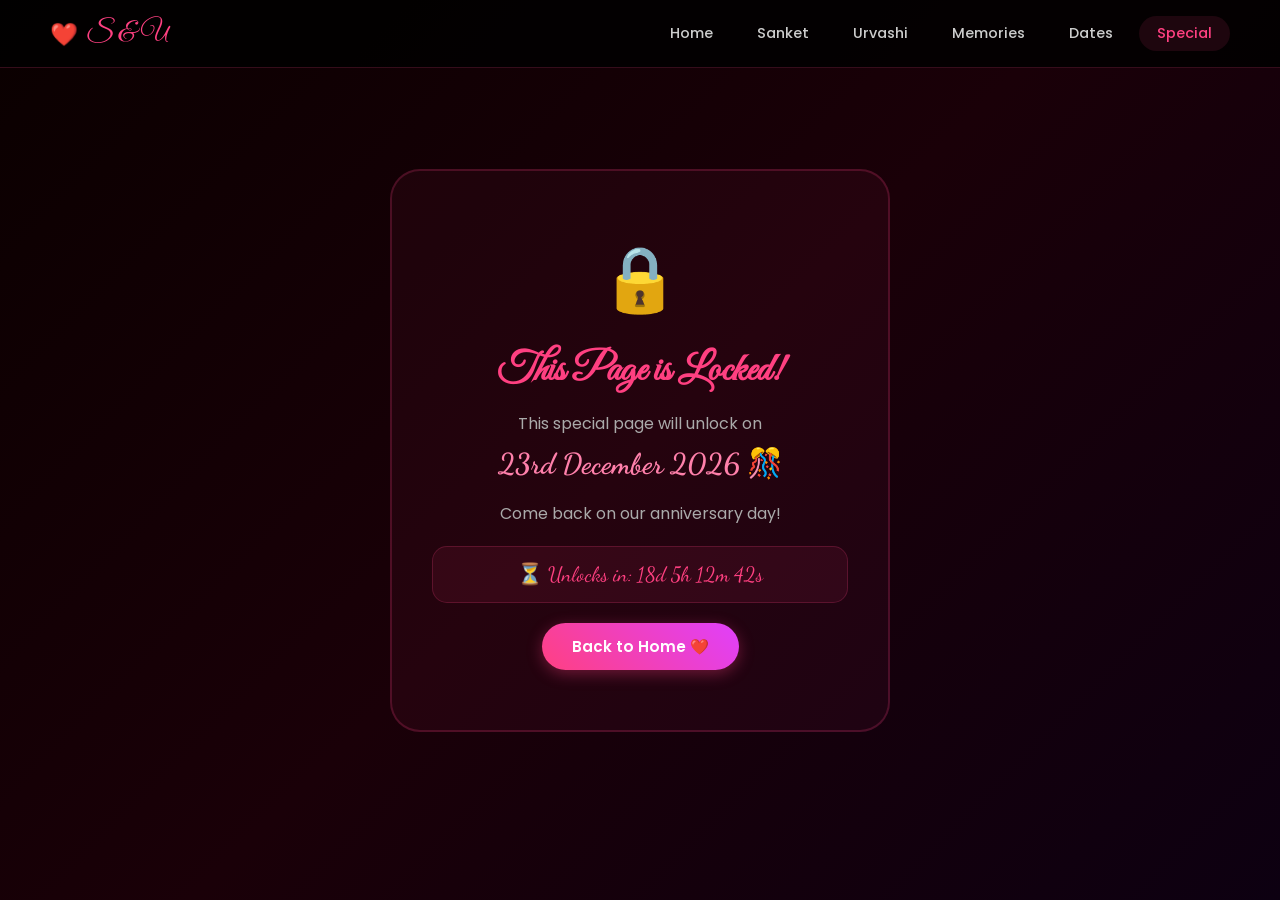
<file: special.html>
<!DOCTYPE html>
<html lang="en">
<head>
    <meta charset="UTF-8">
    <meta name="viewport" content="width=device-width, initial-scale=1.0">
    <title>Happy Anniversary Sanket & Urvashi 🎊</title>

    <!-- Google Analytics -->
    <script async src="https://www.googletagmanager.com/gtag/js?id=G-T43XEEP1G7"></script>
    <script>
        window.dataLayer = window.dataLayer || [];
        function gtag(){dataLayer.push(arguments);}
        gtag('js', new Date());
        gtag('config', 'G-T43XEEP1G7');
    </script>

    <link rel="preconnect" href="https://fonts.googleapis.com">
    <link rel="preconnect" href="https://fonts.gstatic.com" crossorigin>
    <link rel="stylesheet" href="css/common.css">
    <link rel="stylesheet" href="css/special.css">
</head>
<body>

    <!-- Fireworks Canvas -->
    <canvas id="fireworksCanvas"></canvas>

    <!-- Confetti Canvas -->
    <canvas id="confettiCanvas"></canvas>

    <!-- Navigation -->
    <nav class="navbar" id="navbar">
        <div class="logo">
            <span class="logo-heart">❤️</span>
            <span class="logo-text">S & U</span>
        </div>
         <ul class="nav-links" id="navLinks">
            <li><a href="index.html" class="active">Home</a></li>
            <li><a href="husband.html">Sanket</a></li>
            <li><a href="wife.html">Urvashi</a></li>
            <li><a href="memories.html">Memories</a></li>
            <li><a href="calendar.html">Dates</a></li>
            <li><a href="special.html">Special</a></li>
        </ul>
        <div class="hamburger" id="hamburger">
            <span></span>
            <span></span>
            <span></span>
        </div>
    </nav>

    <!-- Not Anniversary Day Message -->
    <div class="not-today" id="notToday">
        <div class="not-today-content">
            <div class="lock-icon">🔒</div>
            <h2>This Page is Locked!</h2>
            <p>This special page will unlock on</p>
            <h3>23rd December 2026 🎊</h3>
            <p>Come back on our anniversary day!</p>
            <div class="unlock-countdown" id="unlockCountdown"></div>
            <a href="index.html" class="btn btn-primary">
                Back to Home ❤️
            </a>
        </div>
    </div>

    <!-- Anniversary Content -->
    <div class="special-page" id="specialPage" style="display:none;">

        <!-- Hero Section -->
        <section class="special-hero">
            <div class="special-hero-content">

                <!-- Animated Hearts -->
                <div class="floating-hearts-special" id="floatingHeartsSpecial"></div>

                <!-- Main Content -->
                <div class="special-badge">🎊</div>
                <h1 class="special-title">Happy Anniversary!</h1>
                <h2 class="special-names">Sanket ❤️ Urvashi</h2>
                <p class="special-date">23rd December 2026</p>

                <!-- Rings Animation -->
                <div class="rings-container">
                    <div class="ring-special ring-s1"></div>
                    <div class="ring-special ring-s2"></div>
                    <div class="ring-special ring-s3"></div>
                </div>

                <!-- Couple Photo -->
                <div class="special-photo-frame">
                    <img src="images/image.jpg"
                         alt="Sanket & Urvashi"
                         id="specialPhoto">
                </div>

                <!-- Special Message -->
                <div class="special-message-box">
                    <h3>💌 Happy Anniversary My Love!</h3>
                    <p>Today marks another beautiful year of our journey together. Every moment with you is a blessing, every memory is a treasure, and every day is better because of you.</p>
                    <p>Thank you for being my partner, my best friend, and my everything. Here's to many more years of love, laughter, and happiness together!</p>
                    <p class="special-sig">Forever Yours, Sanket ❤️</p>
                </div>

                <!-- Years Together -->
                <div class="years-counter">
                    <div class="years-number" id="yearsNumber">7</div>
                    <div class="years-text">Years of Beautiful Love</div>
                </div>

                <!-- Special Buttons -->
                <div class="special-buttons">
                    <a href="memories.html" class="btn btn-primary">
                        📸 Our Memories
                    </a>
                    <a href="index.html" class="btn btn-secondary">
                        ❤️ Our Love Story
                    </a>
                </div>
            </div>
        </section>

        <!-- Special Timeline -->
        <section class="special-timeline-section">
            <div class="container">
                <div class="section-header">
                    <div class="heart-divider">
                        <span class="line"></span>
                        <span class="heart">💕</span>
                        <span class="line"></span>
                    </div>
                    <h2 class="section-title">Our Journey</h2>
                </div>

                <div class="special-timeline">
                    <div class="st-item">
                        <div class="st-icon">💫</div>
                        <div class="st-content">
                            <h3>5th March 2019</h3>
                            <p>The day we first met ❤️</p>
                        </div>
                    </div>
                    <div class="st-item">
                        <div class="st-icon">💕</div>
                        <div class="st-content">
                            <h3>2019 - 2020</h3>
                            <p>We fell in love 💕</p>
                        </div>
                    </div>
                    <div class="st-item">
                        <div class="st-icon">💍</div>
                        <div class="st-content">
                            <h3>Wedding Day</h3>
                            <p>We said "I Do" 💍</p>
                        </div>
                    </div>
                    <div class="st-item special-item">
                        <div class="st-icon">🎊</div>
                        <div class="st-content">
                            <h3>23 Dec 2026</h3>
                            <p>Today - Our Anniversary! 🎊</p>
                        </div>
                    </div>
                </div>
            </div>
        </section>

        <!-- Wishes Section -->
        <section class="wishes-section">
            <div class="container">
                <div class="section-header">
                    <div class="heart-divider">
                        <span class="line"></span>
                        <span class="heart">🌟</span>
                        <span class="line"></span>
                    </div>
                    <h2 class="section-title">Anniversary Wishes</h2>
                </div>

                <div class="wishes-grid">
                    <div class="wish-card">
                        <div class="wish-icon">🌹</div>
                        <p>"May our love grow stronger with each passing year"</p>
                    </div>
                    <div class="wish-card">
                        <div class="wish-icon">✨</div>
                        <p>"Every day with you is a gift I will always treasure"</p>
                    </div>
                    <div class="wish-card">
                        <div class="wish-icon">💖</div>
                        <p>"You are my today and all of my tomorrows"</p>
                    </div>
                    <div class="wish-card">
                        <div class="wish-icon">🎊</div>
                        <p>"Here's to love, laughter, and happily ever after"</p>
                    </div>
                </div>
            </div>
        </section>

        <!-- Footer -->
        <footer class="footer">
            <div class="footer-hearts">
                <span>❤️</span><span>💕</span><span>💖</span><span>💗</span><span>💘</span>
            </div>
            <p class="footer-text">Happy Anniversary Sanket & Urvashi! 🎊</p>
            <p class="footer-sub">23rd December 2026 • Forever & Always 💕</p>
            <p class="footer-copy">© 2026 Sanket ❤️ Urvashi</p>
        </footer>

    </div>

    

    <div class="scroll-top" id="scrollTop">
        <span>❤️</span>
    </div>

    <!-- Scripts -->
    <script src="js/common.js"></script>
    <script src="js/music.js"></script>
    <script src="js/analytics.js"></script>
    <script src="js/special.js"></script>

</body>
</html>
</file>
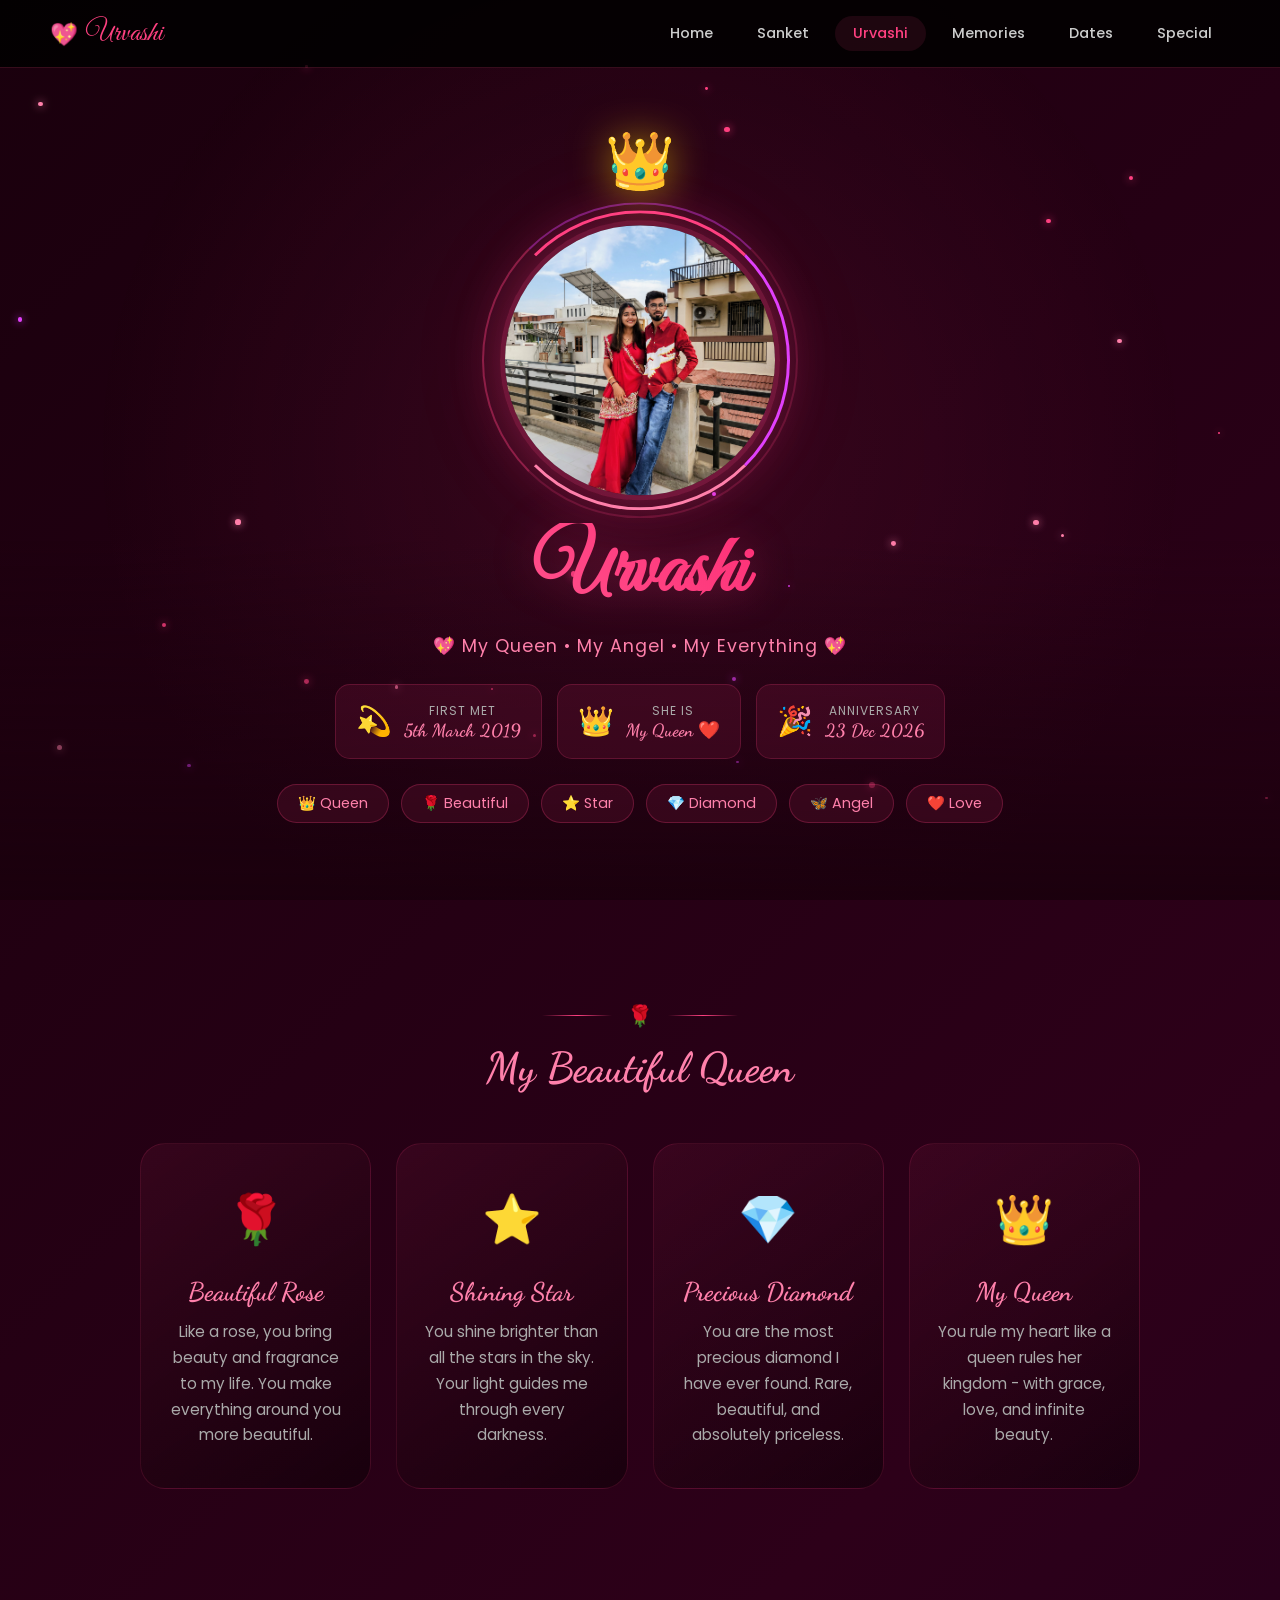
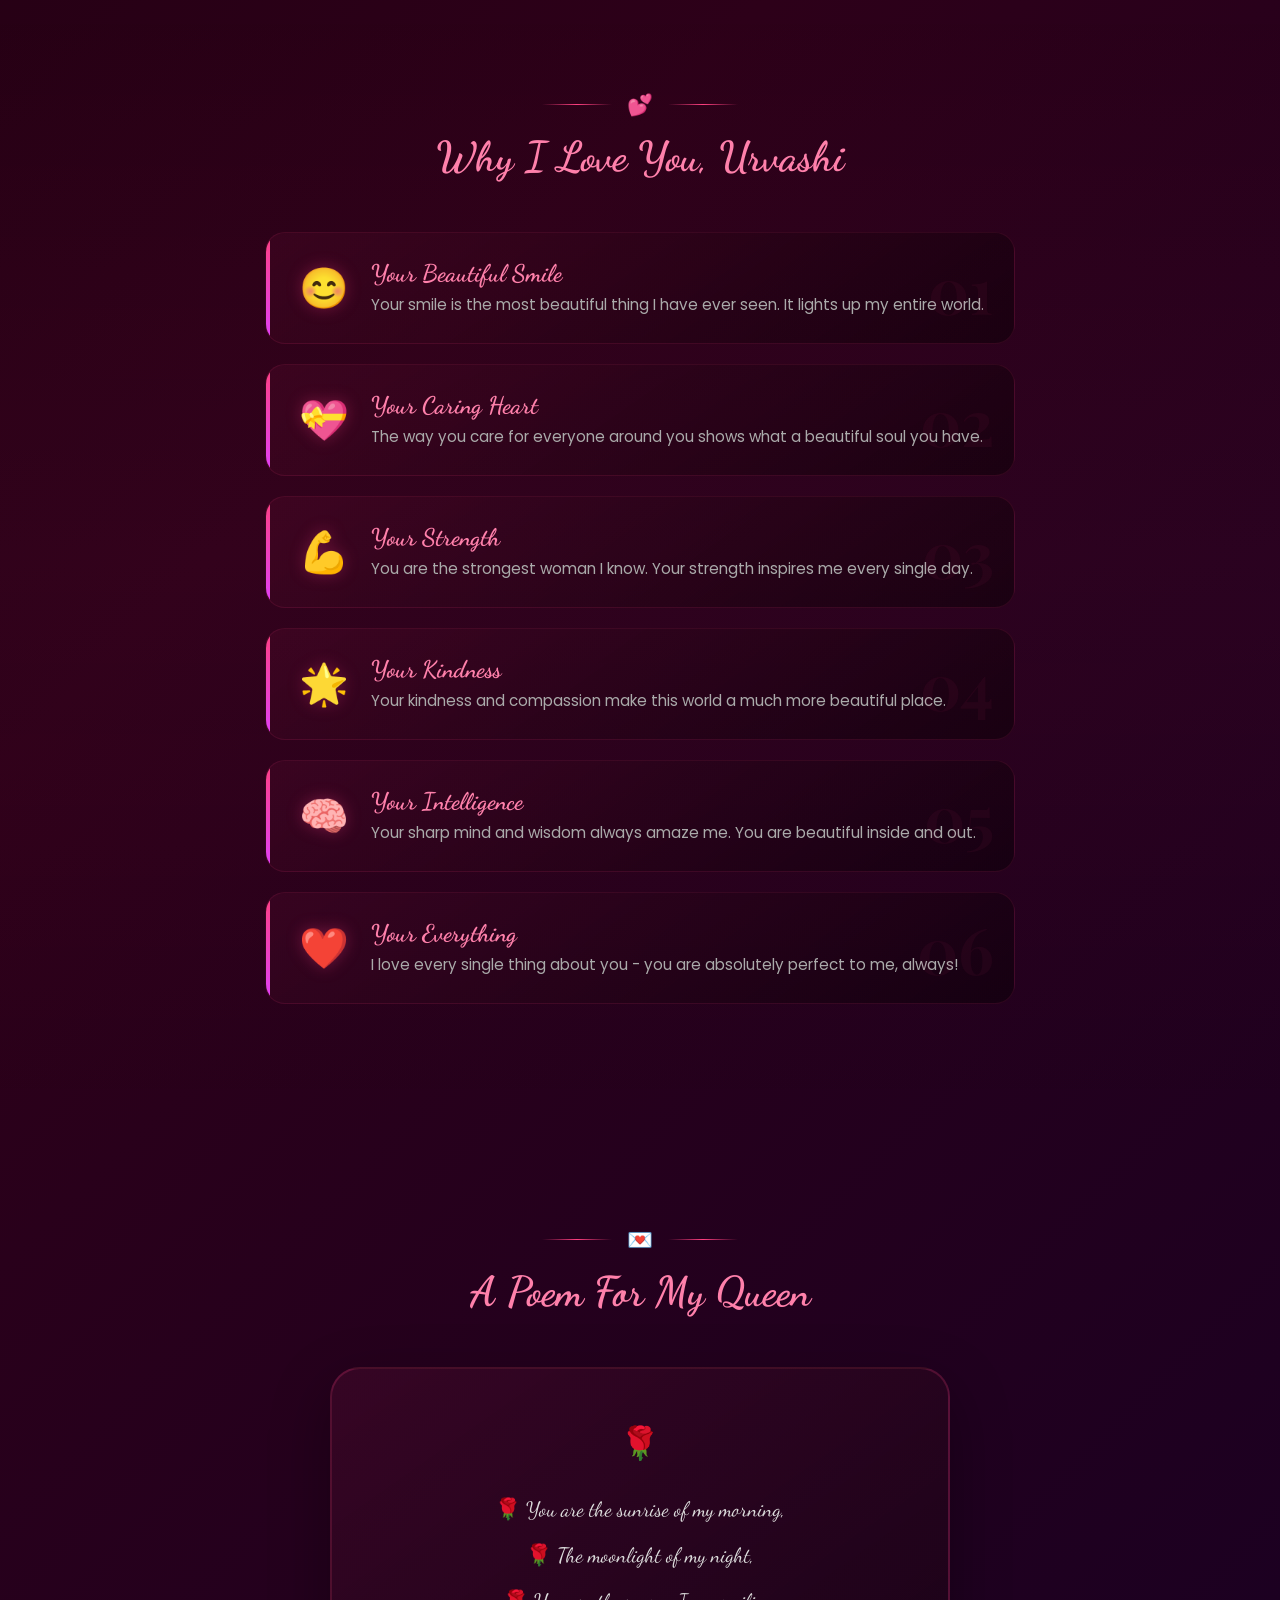
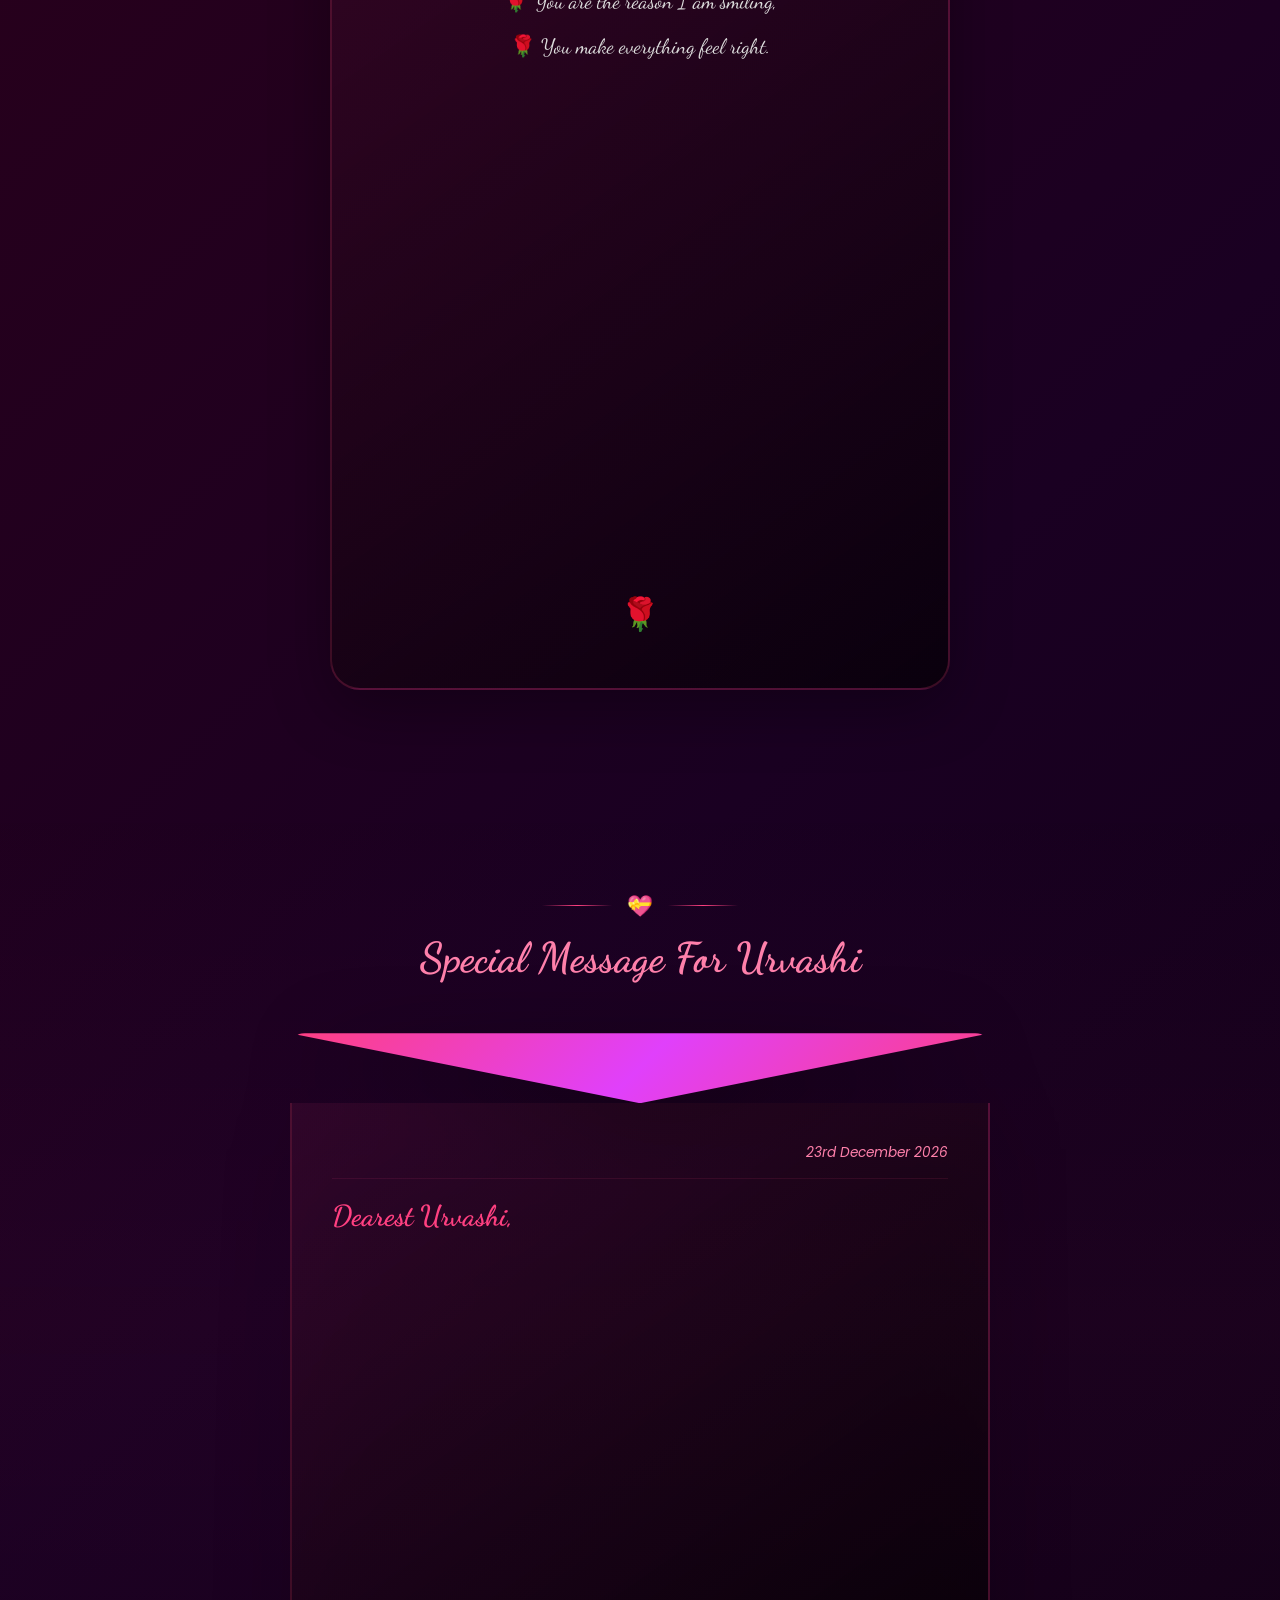
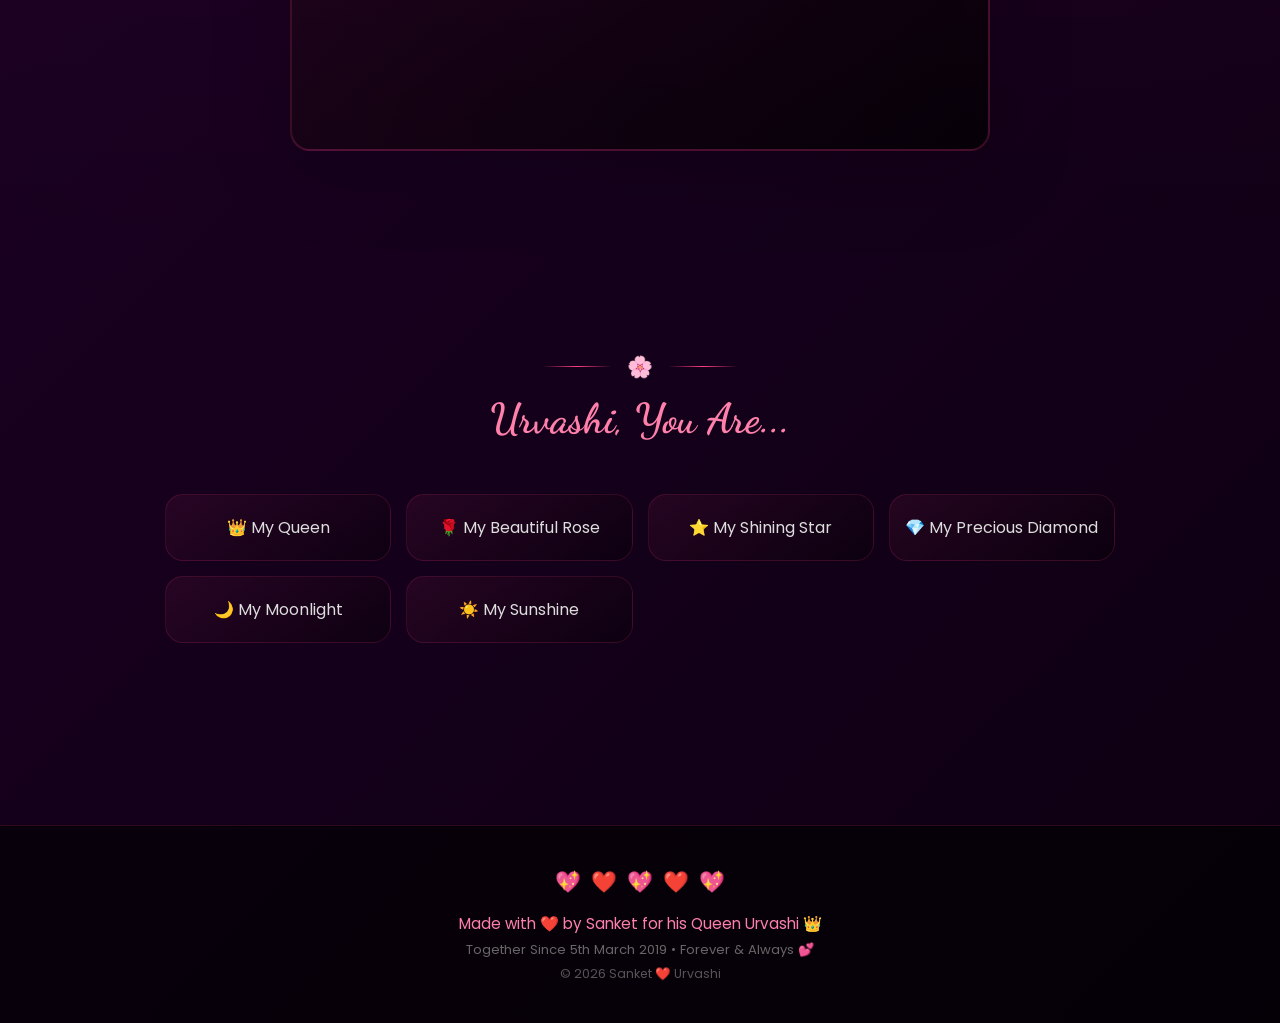
<file: wife.html>
<!DOCTYPE html>
<html lang="en">
<head>
    <meta charset="UTF-8">
    <meta name="viewport" content="width=device-width, initial-scale=1.0">
    <title>Urvashi - My Beautiful Queen 👑</title>

    <!-- ✅ Google Analytics -->
    <script async src="https://www.googletagmanager.com/gtag/js?id=G-T43XEEP1G7"></script>
    <script>
        window.dataLayer = window.dataLayer || [];
        function gtag(){dataLayer.push(arguments);}
        gtag('js', new Date());
        gtag('config', 'G-T43XEEP1G7');
    </script>
    <!-- ✅ End Google Analytics -->

    <link rel="preconnect" href="https://fonts.googleapis.com">
    <link rel="preconnect" href="https://fonts.gstatic.com" crossorigin>
    <link rel="stylesheet" href="css/common.css">
    <link rel="stylesheet" href="css/wife.css">
</head>
<body>

    <div class="sparkles-bg" id="sparklesBg"></div>

    <!-- Navigation -->
    <nav class="navbar" id="navbar">
        <div class="logo">
            <span class="logo-heart">💖</span>
            <span class="logo-text">Urvashi</span>
        </div>
        <ul class="nav-links" id="navLinks">
            <li><a href="index.html" class="active">Home</a></li>
            <li><a href="husband.html">Sanket</a></li>
            <li><a href="wife.html">Urvashi</a></li>
            <li><a href="memories.html">Memories</a></li>
            <li><a href="calendar.html">Dates</a></li>
            <li><a href="special.html">Special</a></li>
        </ul>
        <div class="hamburger" id="hamburger">
            <span></span>
            <span></span>
            <span></span>
        </div>
    </nav>

    <!-- Hero Banner -->
    <section class="wife-hero">
        <div class="hero-overlay"></div>
        <div class="floating-roses" id="floatingRoses"></div>
        <div class="hero-content">

            <!-- Crown -->
            <div class="crown-icon">👑</div>

            <!-- Profile Frame -->
            <div class="profile-frame pink-frame">
                <div class="frame-glow"></div>
                <div class="frame-glow frame-glow-2"></div>
                <img src="images/image.jpg"
                     alt="Urvashi"
                     loading="lazy">
            </div>

            <h1 class="hero-name pink-name">Urvashi</h1>
            <p class="hero-subtitle">💖 My Queen • My Angel • My Everything 💖</p>

            <!-- Hero Stats -->
            <div class="hero-quick-stats">
                <div class="quick-stat pink-stat">
                    <span class="qs-icon">💫</span>
                    <div>
                        <p>First Met</p>
                        <strong>5th March 2019</strong>
                    </div>
                </div>
                <div class="quick-stat pink-stat">
                    <span class="qs-icon">👑</span>
                    <div>
                        <p>She Is</p>
                        <strong>My Queen ❤️</strong>
                    </div>
                </div>
                <div class="quick-stat pink-stat">
                    <span class="qs-icon">🎉</span>
                    <div>
                        <p>Anniversary</p>
                        <strong>23 Dec 2026</strong>
                    </div>
                </div>
            </div>

            <!-- Title Tags -->
            <div class="title-tags">
                <span class="tag">👑 Queen</span>
                <span class="tag">🌹 Beautiful</span>
                <span class="tag">⭐ Star</span>
                <span class="tag">💎 Diamond</span>
                <span class="tag">🦋 Angel</span>
                <span class="tag">❤️ Love</span>
            </div>
        </div>
    </section>

    <!-- Queen Description -->
    <section class="queen-section">
        <div class="container">
            <div class="section-header">
                <div class="heart-divider">
                    <span class="line pink-line"></span>
                    <span class="heart">🌹</span>
                    <span class="line pink-line"></span>
                </div>
                <h2 class="section-title pink-title">My Beautiful Queen</h2>
            </div>

            <div class="queen-grid">
                <div class="queen-card fade-in">
                    <div class="queen-icon">🌹</div>
                    <h3>Beautiful Rose</h3>
                    <p>Like a rose, you bring beauty and fragrance to my life. You make everything around you more beautiful.</p>
                </div>
                <div class="queen-card fade-in">
                    <div class="queen-icon">⭐</div>
                    <h3>Shining Star</h3>
                    <p>You shine brighter than all the stars in the sky. Your light guides me through every darkness.</p>
                </div>
                <div class="queen-card fade-in">
                    <div class="queen-icon">💎</div>
                    <h3>Precious Diamond</h3>
                    <p>You are the most precious diamond I have ever found. Rare, beautiful, and absolutely priceless.</p>
                </div>
                <div class="queen-card fade-in">
                    <div class="queen-icon">👑</div>
                    <h3>My Queen</h3>
                    <p>You rule my heart like a queen rules her kingdom - with grace, love, and infinite beauty.</p>
                </div>
            </div>
        </div>
    </section>

    <!-- Why I Love You Section -->
    <section class="why-love-section">
        <div class="container">
            <div class="section-header">
                <div class="heart-divider">
                    <span class="line pink-line"></span>
                    <span class="heart">💕</span>
                    <span class="line pink-line"></span>
                </div>
                <h2 class="section-title pink-title">Why I Love You, Urvashi</h2>
            </div>

            <div class="why-love-list">
                <div class="why-item fade-in" data-num="01">
                    <div class="why-icon">😊</div>
                    <div class="why-content">
                        <h3>Your Beautiful Smile</h3>
                        <p>Your smile is the most beautiful thing I have ever seen. It lights up my entire world.</p>
                    </div>
                </div>
                <div class="why-item fade-in" data-num="02">
                    <div class="why-icon">💝</div>
                    <div class="why-content">
                        <h3>Your Caring Heart</h3>
                        <p>The way you care for everyone around you shows what a beautiful soul you have.</p>
                    </div>
                </div>
                <div class="why-item fade-in" data-num="03">
                    <div class="why-icon">💪</div>
                    <div class="why-content">
                        <h3>Your Strength</h3>
                        <p>You are the strongest woman I know. Your strength inspires me every single day.</p>
                    </div>
                </div>
                <div class="why-item fade-in" data-num="04">
                    <div class="why-icon">🌟</div>
                    <div class="why-content">
                        <h3>Your Kindness</h3>
                        <p>Your kindness and compassion make this world a much more beautiful place.</p>
                    </div>
                </div>
                <div class="why-item fade-in" data-num="05">
                    <div class="why-icon">🧠</div>
                    <div class="why-content">
                        <h3>Your Intelligence</h3>
                        <p>Your sharp mind and wisdom always amaze me. You are beautiful inside and out.</p>
                    </div>
                </div>
                <div class="why-item fade-in" data-num="06">
                    <div class="why-icon">❤️</div>
                    <div class="why-content">
                        <h3>Your Everything</h3>
                        <p>I love every single thing about you - you are absolutely perfect to me, always!</p>
                    </div>
                </div>
            </div>
        </div>
    </section>

    <!-- Love Poem Section -->
    <section class="poem-section">
        <div class="container">
            <div class="section-header">
                <div class="heart-divider">
                    <span class="line pink-line"></span>
                    <span class="heart">💌</span>
                    <span class="line pink-line"></span>
                </div>
                <h2 class="section-title pink-title">A Poem For My Queen</h2>
            </div>

            <div class="poem-container fade-in">
                <div class="poem-card">
                    <div class="poem-header">🌹</div>
                    <p class="poem-line">🌹 You are the sunrise of my morning,</p>
                    <p class="poem-line">🌹 The moonlight of my night,</p>
                    <p class="poem-line">🌹 You are the reason I am smiling,</p>
                    <p class="poem-line">🌹 You make everything feel right.</p>
                    <br>
                    <p class="poem-line">💕 Your eyes speak a thousand words,</p>
                    <p class="poem-line">💕 Your smile heals my every pain,</p>
                    <p class="poem-line">💕 With you I found my paradise,</p>
                    <p class="poem-line">💕 In sunshine and in rain.</p>
                    <br>
                    <p class="poem-line">❤️ I love you more than yesterday,</p>
                    <p class="poem-line">❤️ But less than tomorrow,</p>
                    <p class="poem-line">❤️ You are my joy, my heart, my soul,</p>
                    <p class="poem-line">❤️ My cure for every sorrow.</p>
                    <br>
                    <p class="poem-signature">~ With All My Love, Sanket ❤️</p>
                    <div class="poem-footer">🌹</div>
                </div>
            </div>
        </div>
    </section>

    <!-- Special Message Section -->
    <section class="wife-message-section">
        <div class="container">
            <div class="section-header">
                <div class="heart-divider">
                    <span class="line pink-line"></span>
                    <span class="heart">💝</span>
                    <span class="line pink-line"></span>
                </div>
                <h2 class="section-title pink-title">Special Message For Urvashi</h2>
            </div>

            <div class="message-card fade-in">
                <div class="message-envelope">
                    <div class="envelope-top"></div>
                    <div class="message-paper">
                        <div class="message-date">23rd December 2026</div>
                        <h3>Dearest Urvashi,</h3>
                        <p>You are not just my wife - you are my entire universe. Every breath I take, every beat of my heart, is for you.</p>
                        <p>Since the day we first met on 5th March 2019, you have made my life more beautiful than I ever imagined possible.</p>
                        <p>Thank you for being my partner in this beautiful journey called life. Thank you for your love, your patience, your care, and your beautiful soul.</p>
                        <p>On this anniversary, I want to tell you that you are the best thing that has ever happened to me. I am the luckiest person in the world because I have you.</p>
                        <p><strong>I Love You More Than Words Can Say!</strong></p>
                        <p><strong>Happy Anniversary, My Queen! 👑❤️</strong></p>
                        <p class="msg-signature">Forever Yours, Sanket 💕</p>
                    </div>
                </div>
            </div>
        </div>
    </section>

    <!-- Urvashi Is Section -->
    <section class="traits-section">
        <div class="container">
            <div class="section-header">
                <div class="heart-divider">
                    <span class="line pink-line"></span>
                    <span class="heart">🌸</span>
                    <span class="line pink-line"></span>
                </div>
                <h2 class="section-title pink-title">Urvashi, You Are...</h2>
            </div>

            <div class="traits-grid">
                <div class="trait-item fade-in">👑 My Queen</div>
                <div class="trait-item fade-in">🌹 My Beautiful Rose</div>
                <div class="trait-item fade-in">⭐ My Shining Star</div>
                <div class="trait-item fade-in">💎 My Precious Diamond</div>
                <div class="trait-item fade-in">🌙 My Moonlight</div>
                <div class="trait-item fade-in">☀️ My Sunshine</div>
                <div class="trait-item fade-in">🦋 My Butterfly</div>
                <div class="trait-item fade-in">🎵 My Melody</div>
                <div class="trait-item fade-in">🏠 My Home</div>
                <div class="trait-item fade-in">❤️ My Everything</div>
                <div class="trait-item fade-in">💫 My Destiny</div>
                <div class="trait-item fade-in">∞ My Forever</div>
            </div>
        </div>
    </section>

    <!-- Footer -->
    <footer class="footer">
        <div class="footer-hearts">
            <span>💖</span><span>❤️</span><span>💖</span><span>❤️</span><span>💖</span>
        </div>
        <p class="footer-text">Made with ❤️ by Sanket for his Queen Urvashi 👑</p>
        <p class="footer-sub">Together Since 5th March 2019 • Forever & Always 💕</p>
        <p class="footer-copy">© 2026 Sanket ❤️ Urvashi</p>
    </footer>

   

    <!-- ✅ Scroll to Top -->
    <div class="scroll-top" id="scrollTop">
        <span>💖</span>
    </div>

    <!-- ✅ Scripts - Correct Order -->
    <script src="js/common.js"></script>
    <script src="js/music.js"></script>
    <script src="js/analytics.js"></script>
    <script src="js/wife.js"></script>

</body>
</html>
</file>
<file: css/common.css>
/* ===== Google Fonts - Optimized Loading ===== */
@import url('https://fonts.googleapis.com/css2?family=Dancing+Script:wght@600&family=Poppins:wght@400;600&family=Great+Vibes&display=swap');

/* ===== Reset ===== */
*, *::before, *::after {
    margin: 0;
    padding: 0;
    box-sizing: border-box;
}

html {
    scroll-behavior: smooth;
}

body {
    font-family: 'Poppins', sans-serif;
    color: #fff;
    overflow-x: hidden;
    min-height: 100vh;
}

.container {
    max-width: 1200px;
    margin: 0 auto;
    padding: 0 20px;
}

/* ===== Navbar ===== */
.navbar {
    position: fixed;
    top: 0;
    left: 0;
    width: 100%;
    display: flex;
    justify-content: space-between;
    align-items: center;
    padding: 15px 50px;
    background: rgba(0, 0, 0, 0.85);
    z-index: 1000;
    border-bottom: 1px solid rgba(255, 64, 129, 0.2);
    transition: padding 0.3s ease, background 0.3s ease;
    will-change: padding;
}

.navbar.scrolled {
    padding: 10px 50px;
    background: rgba(0, 0, 0, 0.97);
    box-shadow: 0 3px 20px rgba(0, 0, 0, 0.5);
}

/* ===== Logo ===== */
.logo {
    display: flex;
    align-items: center;
    gap: 8px;
    cursor: pointer;
}

.logo-heart {
    font-size: 1.4rem;
    animation: heartBeat 2s ease-in-out infinite;
    display: inline-block;
    will-change: transform;
}

@keyframes heartBeat {
    0%, 100% { transform: scale(1); }
    50%       { transform: scale(1.2); }
}

.logo-text {
    font-family: 'Great Vibes', cursive;
    font-size: 1.8rem;
    color: #ff4081;
}

/* ===== Nav Links ===== */
.nav-links {
    list-style: none;
    display: flex;
    gap: 8px;
    align-items: center;
}

.nav-links a {
    text-decoration: none;
    color: #ccc;
    font-size: 0.9rem;
    font-weight: 500;
    padding: 7px 18px;
    border-radius: 25px;
    transition: color 0.2s ease, background 0.2s ease;
    display: inline-block;
}

.nav-links a:hover,
.nav-links a.active {
    color: #ff4081;
    background: rgba(255, 64, 129, 0.1);
}

/* ===== Hamburger ===== */
.hamburger {
    display: none;
    flex-direction: column;
    gap: 5px;
    cursor: pointer;
    z-index: 1001;
    padding: 5px;
}

.hamburger span {
    width: 26px;
    height: 2px;
    background: #ff4081;
    border-radius: 5px;
    transition: transform 0.3s ease, opacity 0.3s ease;
    display: block;
}

.hamburger.active span:nth-child(1) {
    transform: rotate(45deg) translate(5px, 5px);
}

.hamburger.active span:nth-child(2) {
    opacity: 0;
}

.hamburger.active span:nth-child(3) {
    transform: rotate(-45deg) translate(5px, -5px);
}

/* ===== Section Headers ===== */
.section-header {
    text-align: center;
    margin-bottom: 50px;
}

.heart-divider {
    display: flex;
    align-items: center;
    justify-content: center;
    gap: 15px;
    margin-bottom: 12px;
}

.heart-divider .line {
    width: 70px;
    height: 1px;
    background: linear-gradient(90deg, transparent, #ff4081, transparent);
}

.heart-divider .heart {
    font-size: 1.3rem;
}

.section-title {
    font-family: 'Dancing Script', cursive;
    font-size: 2.6rem;
    color: #ff80ab;
}

/* ===== Color Variants ===== */
.blue-line {
    background: linear-gradient(90deg, transparent, #4a90d9, transparent) !important;
}

.pink-line {
    background: linear-gradient(90deg, transparent, #ff4081, transparent) !important;
}

.purple-line {
    background: linear-gradient(90deg, transparent, #9c27b0, transparent) !important;
}

.blue-title   { color: #64b5f6 !important; }
.pink-title   { color: #ff80ab !important; }
.purple-title { color: #ce93d8 !important; }

/* ===== Buttons ===== */
.btn {
    display: inline-block;
    padding: 12px 30px;
    border-radius: 50px;
    text-decoration: none;
    font-size: 0.95rem;
    font-weight: 600;
    transition: transform 0.2s ease, box-shadow 0.2s ease;
    cursor: pointer;
    border: none;
    color: #fff;
    font-family: 'Poppins', sans-serif;
}

.btn:hover {
    transform: translateY(-2px);
}

.btn-primary {
    background: linear-gradient(45deg, #ff4081, #e040fb);
    box-shadow: 0 4px 15px rgba(255, 64, 129, 0.35);
}

.btn-primary:hover {
    box-shadow: 0 6px 25px rgba(255, 64, 129, 0.5);
}

.btn-secondary {
    background: linear-gradient(45deg, #e040fb, #7b68ee);
    box-shadow: 0 4px 15px rgba(224, 64, 251, 0.35);
}

.btn-secondary:hover {
    box-shadow: 0 6px 25px rgba(224, 64, 251, 0.5);
}

.btn-tertiary {
    background: linear-gradient(45deg, #7b68ee, #4a90d9);
    box-shadow: 0 4px 15px rgba(123, 104, 238, 0.35);
}

.btn-tertiary:hover {
    box-shadow: 0 6px 25px rgba(123, 104, 238, 0.5);
}

/* ===== Footer ===== */
.footer {
    text-align: center;
    padding: 40px 20px;
    background: rgba(0, 0, 0, 0.6);
    border-top: 1px solid rgba(255, 64, 129, 0.15);
    position: relative;
    z-index: 1;
}

.footer-hearts {
    display: flex;
    justify-content: center;
    gap: 10px;
    margin-bottom: 15px;
    font-size: 1.3rem;
}

.footer-hearts span:nth-child(odd) {
    animation: heartBeat 2s ease-in-out infinite;
}

.footer-hearts span:nth-child(even) {
    animation: heartBeat 2s ease-in-out 0.5s infinite;
}

.footer-text {
    color: #ff80ab;
    font-size: 0.95rem;
    margin-bottom: 5px;
}

.footer-sub {
    color: #666;
    font-size: 0.82rem;
    margin-bottom: 5px;
}

.footer-copy {
    color: #555;
    font-size: 0.78rem;
}

/* ===== Fade Animation ===== */
.fade-in {
    opacity: 0;
    transform: translateY(25px);
    transition: opacity 0.6s ease, transform 0.6s ease;
}

.fade-in.visible {
    opacity: 1;
    transform: translateY(0);
}

/* ===== Custom Scrollbar ===== */
::-webkit-scrollbar { width: 5px; }
::-webkit-scrollbar-track { background: #0a0000; }
::-webkit-scrollbar-thumb {
    background: #ff4081;
    border-radius: 10px;
}

/* ===== Text Selection ===== */
::selection {
    background: rgba(255, 64, 129, 0.3);
    color: #fff;
}

/* ============================================ */
/* ===== SCROLL TO TOP - COMMON ===== */
/* ============================================ */

.scroll-top {
    position: fixed;
    bottom: 30px;
    right: 30px;
    width: 50px;
    height: 50px;
    border-radius: 50%;
    display: flex;
    align-items: center;
    justify-content: center;
    cursor: pointer;
    z-index: 999;
    transition: all 0.3s ease;
    font-size: 1.3rem;
    opacity: 0;
    visibility: hidden;
    transform: translateY(20px);
    /* ✅ Default pink - overridden per page */
    background: linear-gradient(45deg, #ff4081, #e040fb);
    box-shadow: 0 5px 20px rgba(255, 64, 129, 0.4);
}

.scroll-top.visible {
    opacity: 1;
    visibility: visible;
    transform: translateY(0);
}

.scroll-top:hover {
    transform: scale(1.1) translateY(-3px);
}

/* ============================================ */
/* ===== MUSIC PLAYER - COMMON STYLES ===== */
/* ============================================ */

/* ===== CSS Variables - Default Pink Theme ===== */
:root {
    --music-color:    rgba(255, 64, 129, 0.25);
    --music-text:     #ff80ab;
    --music-gradient: linear-gradient(45deg, #ff4081, #e040fb);
    --music-progress: linear-gradient(90deg, #ff4081, #e040fb);
    --music-shadow:   rgba(255, 64, 129, 0.4);
    --music-thumb:    #ff4081;
    --music-hover:    #ff4081;
}

/* ===== Base Player ===== */
.music-player {
    position: fixed;
    bottom: 20px;
    left: 50%;
    transform: translateX(-50%) translateY(120px);
    background: rgba(0, 0, 0, 0.92);
    border: 1px solid var(--music-color);
    border-radius: 20px;
    padding: 15px 20px;
    z-index: 998;
    min-width: 300px;
    max-width: 360px;
    width: calc(100% - 40px);
    box-shadow: 0 10px 40px rgba(0, 0, 0, 0.5);
    transition: transform 0.5s ease, opacity 0.5s ease;
    opacity: 0;
    pointer-events: none;
}

.music-player.visible {
    transform: translateX(-50%) translateY(0);
    opacity: 1;
    pointer-events: all;
}

.music-player.hidden {
    transform: translateX(-50%) translateY(120px);
    opacity: 0;
    pointer-events: none;
}

/* ===== Music Info ===== */
.music-info {
    display: flex;
    align-items: center;
    gap: 10px;
    margin-bottom: 10px;
}

.music-icon {
    font-size: 1.8rem;
    min-width: 35px;
    text-align: center;
    display: inline-block;
}

.music-icon.playing {
    animation: musicBounce 0.5s ease-in-out infinite;
}

@keyframes musicBounce {
    0%, 100% { transform: scale(1); }
    50%       { transform: scale(1.15); }
}

.music-details {
    flex: 1;
    overflow: hidden;
    min-width: 0;
}

.music-title {
    color: var(--music-text);
    font-weight: 600;
    white-space: nowrap;
    overflow: hidden;
    text-overflow: ellipsis;
    font-family: 'Dancing Script', cursive;
    font-size: 1rem;
    margin: 0;
}

.music-artist {
    color: #777;
    font-size: 0.7rem;
    margin-top: 2px;
    white-space: nowrap;
    overflow: hidden;
    text-overflow: ellipsis;
    margin: 0;
}

/* ===== Music Controls ===== */
.music-controls {
    display: flex;
    justify-content: center;
    align-items: center;
    gap: 12px;
    margin-bottom: 10px;
}

.music-btn {
    background: none;
    border: none;
    cursor: pointer;
    font-size: 1.1rem;
    color: #ccc;
    transition: all 0.2s ease;
    padding: 4px;
    border-radius: 50%;
    width: 32px;
    height: 32px;
    display: flex;
    align-items: center;
    justify-content: center;
    -webkit-appearance: none;
    appearance: none;
    font-family: inherit;
}

.music-btn:hover {
    color: var(--music-hover);
    transform: scale(1.1);
}

.play-btn {
    background: var(--music-gradient);
    color: #fff !important;
    width: 40px;
    height: 40px;
    border-radius: 50%;
    box-shadow: 0 4px 12px var(--music-shadow);
}

.play-btn:hover {
    transform: scale(1.1) !important;
    box-shadow: 0 6px 18px var(--music-shadow);
}

/* ===== Progress Bar ===== */
.music-progress-container {
    display: flex;
    align-items: center;
    gap: 6px;
    margin-bottom: 8px;
}

.music-time {
    color: #666;
    font-size: 0.65rem;
    min-width: 28px;
    font-family: monospace;
    text-align: center;
}

.music-progress {
    flex: 1;
    height: 3px;
    background: rgba(255, 255, 255, 0.1);
    border-radius: 10px;
    cursor: pointer;
    overflow: hidden;
    transition: height 0.2s ease;
}

.music-progress:hover {
    height: 5px;
}

.progress-bar {
    height: 100%;
    width: 0%;
    background: var(--music-progress);
    border-radius: 10px;
    transition: width 0.1s linear;
}

/* ===== Volume Slider ===== */
.music-volume {
    display: flex;
    align-items: center;
    gap: 6px;
}

.music-volume span {
    font-size: 0.8rem;
    color: #666;
    user-select: none;
}

.volume-slider {
    flex: 1;
    height: 3px;
    background: rgba(255, 255, 255, 0.1);
    border-radius: 10px;
    outline: none;
    cursor: pointer;
    -webkit-appearance: none;
    appearance: none;
    max-width: 100%;
    min-width: 0;
    margin: 0;
    padding: 0;
    border: none;
}

.volume-slider::-webkit-slider-thumb {
    -webkit-appearance: none;
    appearance: none;
    width: 10px;
    height: 10px;
    background: var(--music-thumb);
    border-radius: 50%;
    cursor: pointer;
    border: none;
}

.volume-slider::-moz-range-thumb {
    width: 10px;
    height: 10px;
    background: var(--music-thumb);
    border-radius: 50%;
    cursor: pointer;
    border: none;
}

.volume-slider::-moz-range-track {
    height: 3px;
    background: rgba(255, 255, 255, 0.1);
    border-radius: 10px;
    border: none;
}

/* ===== Old Music Toggle - Hidden ===== */
.music-toggle {
    display: none;
}

/* ============================================ */
/* ===== RESPONSIVE ===== */
/* ============================================ */

@media (max-width: 768px) {
    .navbar {
        padding: 12px 20px;
    }

    .navbar.scrolled {
        padding: 8px 20px;
    }

    .nav-links {
        position: fixed;
        top: 0;
        left: -100%;
        width: 100%;
        height: 100vh;
        background: rgba(0, 0, 0, 0.98);
        flex-direction: column;
        align-items: center;
        justify-content: center;
        gap: 20px;
        transition: left 0.3s ease;
        z-index: 1000;
    }

    .nav-links.active {
        left: 0;
    }

    .nav-links a {
        font-size: 1.1rem;
        padding: 12px 35px;
    }

    .hamburger {
        display: flex;
    }

    .section-title {
        font-size: 2rem;
    }

    .heart-divider .line {
        width: 40px;
    }

    .section-header {
        margin-bottom: 35px;
    }

    /* ✅ Music Player Mobile */
    .music-player {
        min-width: 280px;
        max-width: calc(100% - 30px);
        padding: 12px 15px;
        bottom: 10px;
    }

    /* ✅ Scroll Top above music player */
    .scroll-top {
        bottom: 90px;
        right: 15px;
        width: 42px;
        height: 42px;
        font-size: 1.1rem;
    }
}

@media (max-width: 480px) {
    .section-title {
        font-size: 1.7rem;
    }

    .logo-text {
        font-size: 1.4rem;
    }

    /* ✅ Music Player Small Mobile */
    .music-player {
        min-width: 260px;
        padding: 10px 12px;
    }

    .play-btn {
        width: 36px;
        height: 36px;
    }

    .music-controls {
        gap: 8px;
    }

    .music-volume span {
        font-size: 0.7rem;
    }
}
</file>
<file: css/index.css>
/* ===== Music Player Theme - Pink ===== */
:root {
    --music-color:    rgba(255, 64, 129, 0.25);
    --music-text:     #ff80ab;
    --music-gradient: linear-gradient(45deg, #ff4081, #e040fb);
    --music-progress: linear-gradient(90deg, #ff4081, #e040fb);
    --music-shadow:   rgba(255, 64, 129, 0.4);
    --music-thumb:    #ff4081;
    --music-hover:    #ff4081;
}

/* ===== Index Page Background ===== */
body {
    background: linear-gradient(135deg, #0a0000, #1a0008, #0d0011, #0a0a1a);
    min-height: 100vh;
    overflow-x: hidden;
}

/* ===== Heart Canvas ===== */
#heartCanvas {
    position: fixed;
    top: 0;
    left: 0;
    width: 100%;
    height: 100%;
    z-index: 0;
    pointer-events: none;
}

/* ===== Rose Petals ===== */
.rose-petals {
    position: fixed;
    top: 0;
    left: 0;
    width: 100%;
    height: 100%;
    z-index: 0;
    pointer-events: none;
    overflow: hidden;
}

.petal {
    position: absolute;
    top: -50px;
    background: radial-gradient(circle, #ff4081, #ff1744);
    border-radius: 50% 0 50% 50%;
    animation: petalFall linear infinite;
}

@keyframes petalFall {
    0%   { transform: translateY(-10vh) rotate(0deg) translateX(0);    opacity: 0.7; }
    25%  { transform: translateY(25vh) rotate(90deg) translateX(30px); }
    50%  { transform: translateY(50vh) rotate(180deg) translateX(-20px); }
    75%  { transform: translateY(75vh) rotate(270deg) translateX(25px); }
    100% { transform: translateY(110vh) rotate(360deg) translateX(-10px); opacity: 0; }
}

/* ===== Loading Screen ===== */
.loading-screen {
    position: fixed;
    top: 0;
    left: 0;
    width: 100%;
    height: 100%;
    background: #0a0000;
    display: flex;
    align-items: center;
    justify-content: center;
    z-index: 10000;
}

.loading-screen.hidden {
    opacity: 0;
    visibility: hidden;
    pointer-events: none;
}

.loading-heart {
    text-align: center;
}

.heart-svg {
    width: 100px;
    height: 100px;
}

.heart-path {
    stroke-dasharray: 300;
    stroke-dashoffset: 300;
    animation: drawHeart 2s ease forwards, fillHeart 1s ease 2s forwards;
}

@keyframes drawHeart {
    to { stroke-dashoffset: 0; }
}

@keyframes fillHeart {
    to { fill: #ff4081; }
}

.loading-text {
    font-family: 'Dancing Script', cursive;
    font-size: 1.5rem;
    color: #ff4081;
    margin-top: 20px;
    animation: fadeInOut 1.5s ease-in-out infinite;
}

@keyframes fadeInOut {
    0%, 100% { opacity: 0.5; }
    50%       { opacity: 1; }
}

/* ===== Hero Section ===== */
.hero {
    min-height: 100vh;
    display: flex;
    align-items: center;
    justify-content: center;
    text-align: center;
    padding: 100px 20px 50px;
    position: relative;
    z-index: 1;
    overflow: hidden;
}

/* ===== Love Rings ===== */
.love-ring {
    position: absolute;
    top: 50%;
    left: 50%;
    transform: translate(-50%, -50%);
    overflow: hidden;
    width: 100%;
    height: 100%;
    pointer-events: none;
}

.ring {
    position: absolute;
    border-radius: 50%;
    border: 2px solid rgba(255, 64, 129, 0.1);
    top: 50%;
    left: 50%;
    transform: translate(-50%, -50%);
}

.ring-1 {
    width: 400px;
    height: 400px;
    animation: ringPulse 4s ease-in-out infinite;
}

.ring-2 {
    width: 550px;
    height: 550px;
    animation: ringPulse 4s ease-in-out 1s infinite;
    border-color: rgba(224, 64, 251, 0.08);
}

.ring-3 {
    width: 700px;
    height: 700px;
    animation: ringPulse 4s ease-in-out 2s infinite;
    border-color: rgba(123, 104, 238, 0.05);
}

@keyframes ringPulse {
    0%, 100% { transform: translate(-50%, -50%) scale(1);   opacity: 0.5; }
    50%       { transform: translate(-50%, -50%) scale(1.1); opacity: 1; }
}

/* ===== Hero Content ===== */
.hero-content {
    max-width: 900px;
    position: relative;
    z-index: 2;
    width: 100%;
}

/* ===== Beating Heart ===== */
.beating-heart-container {
    margin-bottom: 20px;
}

.beating-heart {
    font-size: 4rem;
    display: inline-block;
    animation: beating 1s ease-in-out infinite;
    filter: drop-shadow(0 0 20px rgba(255, 64, 129, 0.6));
}

@keyframes beating {
    0%  { transform: scale(1); }
    15% { transform: scale(1.25); }
    30% { transform: scale(1); }
    45% { transform: scale(1.15); }
    60% { transform: scale(1); }
}

/* ===== Pre Title ===== */
.pre-title {
    font-family: 'Dancing Script', cursive;
    font-size: 1.8rem;
    color: #ff80ab;
    margin-bottom: 10px;
    opacity: 0;
    animation: slideDown 1s ease 0.5s forwards;
}

@keyframes slideDown {
    from { opacity: 0; transform: translateY(-30px); }
    to   { opacity: 1; transform: translateY(0); }
}

/* ===== Main Title ===== */
.main-title {
    font-family: 'Great Vibes', cursive;
    font-size: 5rem;
    margin-bottom: 30px;
    display: flex;
    align-items: center;
    justify-content: center;
    gap: 15px;
    flex-wrap: wrap;
    opacity: 0;
    animation: slideUp 1s ease 0.8s forwards;
}

@keyframes slideUp {
    from { opacity: 0; transform: translateY(30px); }
    to   { opacity: 1; transform: translateY(0); }
}

.name-sanket {
    background: linear-gradient(45deg, #64b5f6, #42a5f5, #2196f3);
    -webkit-background-clip: text;
    -webkit-text-fill-color: transparent;
    background-clip: text;
}

.name-urvashi {
    background: linear-gradient(45deg, #ff80ab, #ff4081, #f50057);
    -webkit-background-clip: text;
    -webkit-text-fill-color: transparent;
    background-clip: text;
}

.love-symbol {
    display: inline-flex;
    align-items: center;
}

.love-svg {
    width: 60px;
    height: 60px;
    filter: drop-shadow(0 0 15px rgba(255, 64, 129, 0.6));
    animation: beating 1s ease-in-out infinite;
}

.love-path {
    fill: #ff4081;
}

/* ===== Anniversary Badge ===== */
.anniversary-badge {
    position: relative;
    display: inline-block;
    margin: 30px 0;
    opacity: 0;
    animation: zoomIn 1s ease 1.2s forwards;
}

@keyframes zoomIn {
    from { opacity: 0; transform: scale(0.5); }
    to   { opacity: 1; transform: scale(1); }
}

.badge-ring {
    position: absolute;
    top: -15px;
    left: -15px;
    right: -15px;
    bottom: -15px;
    border: 2px solid rgba(255, 64, 129, 0.3);
    border-radius: 50%;
    animation: rotateBadge 10s linear infinite;
    border-top-color: #ff4081;
    border-right-color: #e040fb;
}

@keyframes rotateBadge {
    from { transform: rotate(0deg); }
    to   { transform: rotate(360deg); }
}

.badge-content {
    background: linear-gradient(145deg, rgba(255, 64, 129, 0.15), rgba(224, 64, 251, 0.15));
    border: 2px solid rgba(255, 64, 129, 0.3);
    border-radius: 50%;
    width: 200px;
    height: 200px;
    display: flex;
    flex-direction: column;
    align-items: center;
    justify-content: center;
}

.badge-text {
    font-family: 'Dancing Script', cursive;
    font-size: 1.3rem;
    color: #ff80ab;
}

.badge-year {
    font-family: 'Great Vibes', cursive;
    font-size: 1.8rem;
    color: #ff4081;
    margin: 5px 0;
}

.badge-date {
    font-size: 0.9rem;
    color: #ccc;
    letter-spacing: 3px;
}

/* ===== Love Quote ===== */
.love-quote {
    font-family: 'Dancing Script', cursive;
    font-size: 1.8rem;
    color: #ff80ab;
    margin: 25px 0;
    opacity: 0;
    animation: slideUp 1s ease 1.5s forwards;
    line-height: 1.6;
}

/* ===== First Meet Section ===== */
.first-meet {
    margin: 30px auto;
    padding: 25px 40px;
    background: linear-gradient(145deg, rgba(255, 64, 129, 0.08), rgba(224, 64, 251, 0.08));
    border: 2px solid rgba(255, 64, 129, 0.2);
    border-radius: 20px;
    display: inline-block;
    opacity: 0;
    animation: zoomIn 1s ease 1.4s forwards;
    position: relative;
    overflow: hidden;
}

.first-meet::before {
    content: '';
    position: absolute;
    top: 0;
    left: -100%;
    width: 100%;
    height: 100%;
    background: linear-gradient(90deg, transparent, rgba(255, 64, 129, 0.05), transparent);
    animation: shimmer 3s ease-in-out infinite;
}

@keyframes shimmer {
    0%   { left: -100%; }
    100% { left: 100%; }
}

.meet-icon {
    font-size: 2.5rem;
    margin-bottom: 10px;
    animation: beating 1.5s ease-in-out infinite;
}

.meet-text {
    font-family: 'Dancing Script', cursive;
    font-size: 1.3rem;
    color: #ccc;
}

.meet-date {
    color: #ff4081;
    font-weight: 700;
    font-size: 1.5rem;
    text-shadow: 0 0 15px rgba(255, 64, 129, 0.4);
}

.meet-since {
    font-family: 'Dancing Script', cursive;
    font-size: 1.1rem;
    color: #ff80ab;
    margin-top: 8px;
}

/* ===== Heart Frame Photo ===== */
.heart-frame {
    margin: 40px auto;
    width: 320px;
    height: 300px;
    display: flex;
    align-items: center;
    justify-content: center;
    opacity: 0;
    animation: zoomIn 1s ease 1.8s forwards;
}

.heart-shape {
    width: 280px;
    height: 260px;
    position: relative;
    overflow: hidden;
    clip-path: path('M140 240 C70 195 0 155 0 90 C0 40 35 10 75 10 C105 10 130 30 140 55 C150 30 175 10 205 10 C245 10 280 40 280 90 C280 155 210 195 140 240Z');
    filter: drop-shadow(0 0 30px rgba(255, 64, 129, 0.5));
    animation: photoFloat 3s ease-in-out infinite;
}

@keyframes photoFloat {
    0%, 100% { transform: translateY(0); }
    50%       { transform: translateY(-10px); }
}

.heart-shape img {
    width: 100%;
    height: 100%;
    object-fit: cover;
}

/* ===== Love Meter ===== */
.love-meter {
    max-width: 500px;
    margin: 40px auto;
    opacity: 0;
    animation: slideUp 1s ease 2s forwards;
}

.love-meter h3 {
    font-family: 'Dancing Script', cursive;
    font-size: 1.5rem;
    color: #ff80ab;
    margin-bottom: 15px;
}

.meter-bar {
    width: 100%;
    height: 15px;
    background: rgba(255, 255, 255, 0.1);
    border-radius: 50px;
    overflow: hidden;
    border: 1px solid rgba(255, 64, 129, 0.3);
}

.meter-fill {
    width: 0%;
    height: 100%;
    background: linear-gradient(90deg, #ff4081, #e040fb, #7b68ee, #ff4081);
    background-size: 300% 100%;
    border-radius: 50px;
    animation: meterGlow 3s ease infinite;
    box-shadow: 0 0 15px rgba(255, 64, 129, 0.5);
    transition: width 2.5s ease;
}

@keyframes meterGlow {
    0%, 100% { background-position: 0% 50%; }
    50%       { background-position: 100% 50%; }
}

.meter-text {
    font-family: 'Dancing Script', cursive;
    color: #ff4081;
    margin-top: 10px;
    font-size: 1.2rem;
}

/* ===== CTA Buttons ===== */
.cta-buttons {
    display: flex;
    gap: 20px;
    justify-content: center;
    flex-wrap: wrap;
    margin-top: 40px;
    opacity: 0;
    animation: slideUp 1s ease 2.3s forwards;
}

/* ===== Countdown Section ===== */
.countdown-section {
    padding: 100px 20px;
    position: relative;
    z-index: 1;
    background: linear-gradient(180deg, transparent, rgba(255, 64, 129, 0.03), transparent);
    text-align: center;
    overflow: hidden;
}

.countdown-container {
    display: flex;
    justify-content: center;
    align-items: center;
    gap: 20px;
    flex-wrap: wrap;
}

.countdown-card {
    text-align: center;
}

.flip-card {
    background: linear-gradient(145deg, rgba(255, 64, 129, 0.15), rgba(0, 0, 0, 0.5));
    border: 2px solid rgba(255, 64, 129, 0.25);
    border-radius: 20px;
    padding: 25px 30px;
    min-width: 110px;
    box-shadow: 0 10px 40px rgba(0, 0, 0, 0.3);
    transition: all 0.3s ease;
}

.flip-card:hover {
    transform: translateY(-8px) scale(1.05);
    border-color: #ff4081;
    box-shadow: 0 15px 50px rgba(255, 64, 129, 0.3);
}

.flip-card span {
    font-size: 3.5rem;
    font-weight: 700;
    background: linear-gradient(45deg, #ff4081, #ff80ab);
    -webkit-background-clip: text;
    -webkit-text-fill-color: transparent;
    background-clip: text;
    display: inline-block;
    transition: transform 0.3s ease;
}

.flip-card span.flip {
    transform: rotateX(360deg);
}

.countdown-card p {
    color: #ff80ab;
    font-size: 0.85rem;
    text-transform: uppercase;
    letter-spacing: 3px;
    margin-top: 10px;
}

.countdown-separator {
    font-size: 3rem;
    color: #ff4081;
    font-weight: 700;
    animation: blink 1s ease-in-out infinite;
    margin-top: -20px;
}

@keyframes blink {
    0%, 100% { opacity: 1; }
    50%       { opacity: 0.3; }
}

/* ===== Countdown Status ===== */
.countdown-status {
    text-align: center;
    margin-top: 40px;
    margin-left: auto;
    margin-right: auto;
    font-family: 'Dancing Script', cursive;
    font-size: 1.5rem;
    color: #ff80ab;
    padding: 15px 30px;
    background: rgba(255, 64, 129, 0.05);
    border: 1px solid rgba(255, 64, 129, 0.15);
    border-radius: 50px;
    display: inline-block;
    max-width: 600px;
}

/* ===== Together Since Section ===== */
.together-section {
    padding: 100px 20px;
    position: relative;
    z-index: 1;
    background: linear-gradient(180deg, transparent, rgba(224, 64, 251, 0.03), transparent);
    text-align: center;
    overflow: hidden;
}

.together-counter {
    display: flex;
    justify-content: center;
    gap: 25px;
    flex-wrap: wrap;
    margin-bottom: 60px;
}

.together-card {
    background: linear-gradient(145deg, rgba(224, 64, 251, 0.12), rgba(0, 0, 0, 0.5));
    border: 2px solid rgba(224, 64, 251, 0.2);
    border-radius: 20px;
    padding: 25px 30px;
    min-width: 120px;
    box-shadow: 0 10px 30px rgba(0, 0, 0, 0.3);
    transition: all 0.3s ease;
    text-align: center;
}

.together-card:hover {
    transform: translateY(-8px) scale(1.05);
    border-color: #e040fb;
    box-shadow: 0 15px 40px rgba(224, 64, 251, 0.25);
}

.together-value {
    font-size: 3rem;
    font-weight: 700;
    background: linear-gradient(45deg, #e040fb, #ff80ab);
    -webkit-background-clip: text;
    -webkit-text-fill-color: transparent;
    background-clip: text;
    display: block;
}

.together-card p {
    color: #ce93d8;
    font-size: 0.85rem;
    text-transform: uppercase;
    letter-spacing: 2px;
    margin-top: 8px;
}

/* ===== Together Stats ===== */
.together-stats {
    display: flex;
    justify-content: center;
    gap: 30px;
    flex-wrap: wrap;
    max-width: 900px;
    margin: 0 auto;
}

.stat-item {
    background: linear-gradient(145deg, rgba(255, 64, 129, 0.06), rgba(0, 0, 0, 0.3));
    border: 1px solid rgba(255, 64, 129, 0.15);
    border-radius: 20px;
    padding: 30px 35px;
    min-width: 200px;
    text-align: center;
    transition: all 0.3s ease;
}

.stat-item:hover {
    transform: translateY(-5px);
    border-color: rgba(255, 64, 129, 0.3);
    box-shadow: 0 10px 30px rgba(255, 64, 129, 0.1);
}

.stat-number {
    font-size: 2.2rem;
    font-weight: 700;
    color: #ff4081;
    display: block;
    margin-bottom: 8px;
    font-family: 'Poppins', sans-serif;
}

.stat-item p {
    color: #aaa;
    font-size: 0.9rem;
}

/* ===== Love Story Section ===== */
.love-story-section {
    padding: 100px 20px;
    position: relative;
    z-index: 1;
    overflow: hidden;
}

.story-cards {
    display: grid;
    grid-template-columns: repeat(auto-fit, minmax(280px, 1fr));
    gap: 30px;
    max-width: 1000px;
    margin: 0 auto;
}

.story-card {
    background: linear-gradient(145deg, rgba(255, 64, 129, 0.08), rgba(0, 0, 0, 0.4));
    border: 1px solid rgba(255, 64, 129, 0.15);
    border-radius: 25px;
    padding: 40px 30px;
    text-align: center;
    transition: all 0.4s ease;
    position: relative;
    overflow: hidden;
}

.story-card::before {
    content: '';
    position: absolute;
    top: 0;
    left: -100%;
    width: 100%;
    height: 100%;
    background: linear-gradient(90deg, transparent, rgba(255, 64, 129, 0.05), transparent);
    transition: left 0.6s ease;
}

.story-card:hover::before {
    left: 100%;
}

.story-card:hover {
    transform: translateY(-10px);
    border-color: rgba(255, 64, 129, 0.4);
    box-shadow: 0 20px 50px rgba(255, 64, 129, 0.15);
}

.card-icon {
    font-size: 3rem;
    margin-bottom: 20px;
}

.story-card h3 {
    font-family: 'Dancing Script', cursive;
    font-size: 1.8rem;
    color: #ff80ab;
    margin-bottom: 15px;
}

.story-card p {
    color: #aaa;
    line-height: 1.7;
}

/* ===== Promises Section ===== */
.promises-section {
    padding: 100px 20px;
    position: relative;
    z-index: 1;
    background: linear-gradient(180deg, transparent, rgba(0, 0, 0, 0.3), transparent);
    overflow: hidden;
}

.promises-container {
    max-width: 700px;
    margin: 0 auto;
}

.promise-item {
    display: flex;
    align-items: flex-start;
    gap: 20px;
    padding: 25px;
    margin-bottom: 20px;
    background: linear-gradient(145deg, rgba(255, 64, 129, 0.05), rgba(0, 0, 0, 0.3));
    border-left: 4px solid #ff4081;
    border-radius: 0 15px 15px 0;
    transition: all 0.3s ease;
}

.promise-item:hover {
    transform: translateX(10px);
    background: linear-gradient(145deg, rgba(255, 64, 129, 0.1), rgba(0, 0, 0, 0.3));
    box-shadow: 0 5px 20px rgba(255, 64, 129, 0.1);
}

.promise-number {
    font-family: 'Playfair Display', serif;
    font-size: 2rem;
    font-weight: 700;
    color: rgba(255, 64, 129, 0.3);
    min-width: 50px;
}

.promise-item p {
    color: #ccc;
    font-size: 1.05rem;
    line-height: 1.7;
    padding-top: 5px;
}

/* ===== Responsive ===== */
@media (max-width: 768px) {
    .main-title           { font-size: 3rem; }
    .love-svg             { width: 40px; height: 40px; }
    .badge-content        { width: 160px; height: 160px; }
    .badge-year           { font-size: 1.4rem; }
    .heart-frame          { width: 240px; height: 230px; }
    .heart-shape          { width: 210px; height: 200px;
        clip-path: path('M105 180 C52 146 0 116 0 68 C0 30 26 8 56 8 C79 8 98 23 105 42 C112 23 131 8 154 8 C184 8 210 30 210 68 C210 116 158 146 105 180Z');
    }
    .countdown-separator  { font-size: 2rem; }
    .flip-card            { padding: 20px 25px; min-width: 80px; }
    .flip-card span       { font-size: 2.5rem; }
    .ring-1               { width: 250px; height: 250px; }
    .ring-2               { width: 350px; height: 350px; }
    .ring-3               { width: 450px; height: 450px; }
    .love-quote           { font-size: 1.4rem; }
    .story-cards          { grid-template-columns: 1fr; }
    .cta-buttons          { flex-direction: column; align-items: center; }
    .countdown-status     { font-size: 1.2rem; padding: 12px 20px; max-width: 90%; }
    .first-meet           { padding: 20px 25px; }
    .meet-date            { font-size: 1.3rem; }
    .together-counter     { gap: 15px; }
    .together-card        { padding: 20px 25px; min-width: 100px; }
    .together-value       { font-size: 2.2rem; }
    .together-stats       { gap: 15px; }
    .stat-item            { padding: 20px; min-width: 150px; }
    .stat-number          { font-size: 1.8rem; }
}

@media (max-width: 480px) {
    .main-title           { font-size: 2.5rem; }
    .pre-title            { font-size: 1.3rem; }
    .beating-heart        { font-size: 3rem; }
    .countdown-status     { font-size: 1rem; padding: 10px 15px; }
    .together-card        { min-width: 80px; padding: 15px 20px; }
    .together-value       { font-size: 1.8rem; }
    .stat-item            { min-width: 100%; }
}
</file>
<file: css/calendar.css>
/* ===== Music Theme ===== */
:root {
    --music-color:    rgba(255, 64, 129, 0.25);
    --music-text:     #ff80ab;
    --music-gradient: linear-gradient(45deg, #ff4081, #e040fb);
    --music-progress: linear-gradient(90deg, #ff4081, #e040fb);
    --music-shadow:   rgba(255, 64, 129, 0.4);
    --music-thumb:    #ff4081;
    --music-hover:    #ff4081;
}

/* ===== Background ===== */
body {
    background: linear-gradient(135deg, #0a0000, #1a0008, #0d0011, #0a0a1a);
    min-height: 100vh;
    overflow-x: hidden;
}

/* ===== Stars ===== */
.stars-cal {
    position: fixed;
    top: 0; left: 0;
    width: 100%; height: 100%;
    z-index: 0;
    pointer-events: none;
    overflow: hidden;
}

.star-cal {
    position: absolute;
    background: #fff;
    border-radius: 50%;
    animation: twinkleCal ease-in-out infinite;
}

@keyframes twinkleCal {
    0%, 100% { opacity: 0.2; transform: scale(1); }
    50%       { opacity: 0.8; transform: scale(1.3); }
}

/* ===== Calendar Hero ===== */
.cal-hero {
    min-height: 35vh;
    display: flex;
    align-items: center;
    justify-content: center;
    text-align: center;
    padding: 120px 20px 50px;
    position: relative;
    z-index: 1;
    background: radial-gradient(circle at center, rgba(255, 64, 129, 0.08), transparent 70%);
}

.cal-icon {
    font-size: 4rem;
    margin-bottom: 15px;
    animation: calFloat 3s ease-in-out infinite;
}

@keyframes calFloat {
    0%, 100% { transform: translateY(0); }
    50%       { transform: translateY(-10px); }
}

.cal-title {
    font-family: 'Great Vibes', cursive;
    font-size: 4rem;
    background: linear-gradient(45deg, #ff4081, #ff80ab, #e040fb);
    -webkit-background-clip: text;
    -webkit-text-fill-color: transparent;
    background-clip: text;
    margin-bottom: 10px;
}

.cal-sub {
    font-family: 'Dancing Script', cursive;
    font-size: 1.3rem;
    color: #ff80ab;
}

/* ===== Calendar Section ===== */
.calendar-section {
    padding: 50px 20px;
    position: relative;
    z-index: 1;
}

/* Calendar Navigation */
.cal-nav {
    display: flex;
    align-items: center;
    justify-content: center;
    gap: 30px;
    margin-bottom: 30px;
}

.cal-nav-btn {
    background: rgba(255, 64, 129, 0.1);
    border: 1px solid rgba(255, 64, 129, 0.3);
    color: #ff4081;
    width: 45px;
    height: 45px;
    border-radius: 50%;
    font-size: 1.3rem;
    cursor: pointer;
    transition: all 0.3s ease;
    display: flex;
    align-items: center;
    justify-content: center;
}

.cal-nav-btn:hover {
    background: #ff4081;
    color: #fff;
    transform: scale(1.1);
}

.cal-month-year {
    text-align: center;
}

.cal-month-year h2 {
    font-family: 'Dancing Script', cursive;
    font-size: 2.5rem;
    color: #ff80ab;
    line-height: 1;
}

.cal-month-year span {
    color: #aaa;
    font-size: 1rem;
}

/* Days Header */
.cal-days-header {
    display: grid;
    grid-template-columns: repeat(7, 1fr);
    gap: 5px;
    max-width: 700px;
    margin: 0 auto 10px;
    text-align: center;
}

.cal-days-header div {
    color: #ff80ab;
    font-size: 0.8rem;
    font-weight: 600;
    text-transform: uppercase;
    letter-spacing: 1px;
    padding: 8px 0;
}

/* Calendar Grid */
.cal-grid {
    display: grid;
    grid-template-columns: repeat(7, 1fr);
    gap: 5px;
    max-width: 700px;
    margin: 0 auto;
}

.cal-day {
    aspect-ratio: 1;
    display: flex;
    align-items: center;
    justify-content: center;
    border-radius: 12px;
    font-size: 0.9rem;
    color: #ccc;
    cursor: default;
    transition: all 0.2s ease;
    position: relative;
    flex-direction: column;
    gap: 2px;
}

.cal-day.empty {
    background: transparent;
}

.cal-day.normal {
    background: rgba(255, 255, 255, 0.03);
    border: 1px solid rgba(255, 255, 255, 0.05);
}

.cal-day.normal:hover {
    background: rgba(255, 64, 129, 0.08);
    border-color: rgba(255, 64, 129, 0.2);
}

/* Today */
.cal-day.today {
    background: rgba(255, 64, 129, 0.15);
    border: 2px solid #ff4081;
    color: #ff4081;
    font-weight: 700;
}

/* Special Day */
.cal-day.special {
    background: linear-gradient(145deg, rgba(255, 64, 129, 0.2), rgba(224, 64, 251, 0.2));
    border: 2px solid #ff4081;
    color: #fff;
    cursor: pointer;
    font-weight: 700;
    box-shadow: 0 0 15px rgba(255, 64, 129, 0.3);
    animation: specialPulse 2s ease-in-out infinite;
}

@keyframes specialPulse {
    0%, 100% { box-shadow: 0 0 10px rgba(255, 64, 129, 0.3); }
    50%       { box-shadow: 0 0 20px rgba(255, 64, 129, 0.5); }
}

.cal-day.special:hover {
    transform: scale(1.1);
    z-index: 2;
}

.cal-day .day-num {
    font-size: 0.9rem;
    line-height: 1;
}

.cal-day .day-icon {
    font-size: 0.75rem;
    line-height: 1;
}

/* ===== Event Popup ===== */
.event-popup {
    position: fixed;
    top: 0; left: 0;
    width: 100%; height: 100%;
    background: rgba(0, 0, 0, 0.8);
    z-index: 5000;
    display: flex;
    align-items: center;
    justify-content: center;
    padding: 20px;
}

.event-popup-content {
    background: linear-gradient(145deg, rgba(255, 64, 129, 0.1), rgba(0, 0, 0, 0.9));
    border: 2px solid rgba(255, 64, 129, 0.3);
    border-radius: 25px;
    padding: 50px 40px;
    max-width: 450px;
    width: 100%;
    text-align: center;
    position: relative;
    animation: popupIn 0.3s ease;
}

@keyframes popupIn {
    from { transform: scale(0.8); opacity: 0; }
    to   { transform: scale(1);   opacity: 1; }
}

.popup-close {
    position: absolute;
    top: 15px; right: 20px;
    background: rgba(255, 64, 129, 0.2);
    border: none;
    color: #fff;
    width: 35px; height: 35px;
    border-radius: 50%;
    cursor: pointer;
    font-size: 1rem;
    transition: all 0.3s ease;
}

.popup-close:hover {
    background: #ff4081;
}

.popup-icon {
    font-size: 4rem;
    margin-bottom: 15px;
}

.popup-title {
    font-family: 'Dancing Script', cursive;
    font-size: 2rem;
    color: #ff80ab;
    margin-bottom: 8px;
}

.popup-date {
    color: #ff4081;
    font-size: 0.9rem;
    letter-spacing: 2px;
    margin-bottom: 15px;
}

.popup-desc {
    color: #ccc;
    line-height: 1.7;
    margin-bottom: 15px;
}

.popup-days {
    font-family: 'Dancing Script', cursive;
    font-size: 1.3rem;
    color: #ff80ab;
    padding: 10px 20px;
    background: rgba(255, 64, 129, 0.1);
    border-radius: 50px;
    display: inline-block;
}

/* ===== Dates List ===== */
.dates-list-section {
    padding: 80px 20px;
    position: relative;
    z-index: 1;
    background: rgba(0, 0, 0, 0.2);
}

.dates-list {
    max-width: 800px;
    margin: 0 auto;
}

.date-item {
    display: flex;
    align-items: center;
    gap: 20px;
    padding: 20px 25px;
    margin-bottom: 15px;
    background: rgba(255, 64, 129, 0.05);
    border: 1px solid rgba(255, 64, 129, 0.1);
    border-radius: 20px;
    transition: all 0.3s ease;
    cursor: default;
    opacity: 0;
    transform: translateX(-20px);
}

.date-item.visible {
    opacity: 1;
    transform: translateX(0);
}

.date-item:hover {
    background: rgba(255, 64, 129, 0.1);
    border-color: rgba(255, 64, 129, 0.3);
    transform: translateX(8px);
}

.date-item-icon {
    font-size: 2.5rem;
    min-width: 50px;
    text-align: center;
}

.date-item-info {
    flex: 1;
}

.date-item-title {
    font-family: 'Dancing Script', cursive;
    font-size: 1.4rem;
    color: #ff80ab;
    margin-bottom: 3px;
}

.date-item-date {
    color: #aaa;
    font-size: 0.85rem;
}

.date-item-days {
    font-size: 0.8rem;
    color: #ff4081;
    text-align: right;
    font-weight: 600;
    min-width: 80px;
}

/* ===== Upcoming Section ===== */
.upcoming-section {
    padding: 80px 20px;
    position: relative;
    z-index: 1;
}

.upcoming-card {
    max-width: 500px;
    margin: 0 auto;
    text-align: center;
    background: linear-gradient(145deg, rgba(255, 64, 129, 0.1), rgba(0, 0, 0, 0.5));
    border: 2px solid rgba(255, 64, 129, 0.25);
    border-radius: 30px;
    padding: 50px 40px;
    box-shadow: 0 20px 60px rgba(0, 0, 0, 0.3);
}

.upcoming-icon {
    font-size: 4rem;
    margin-bottom: 15px;
    animation: upcomingBounce 2s ease-in-out infinite;
}

@keyframes upcomingBounce {
    0%, 100% { transform: scale(1); }
    50%       { transform: scale(1.1); }
}

.upcoming-title {
    font-family: 'Dancing Script', cursive;
    font-size: 2rem;
    color: #ff80ab;
    margin-bottom: 8px;
}

.upcoming-date {
    color: #ff4081;
    font-size: 0.9rem;
    letter-spacing: 2px;
    margin-bottom: 20px;
}

.upcoming-countdown {
    font-family: 'Dancing Script', cursive;
    font-size: 1.5rem;
    color: #ff4081;
    padding: 12px 25px;
    background: rgba(255, 64, 129, 0.08);
    border-radius: 50px;
    border: 1px solid rgba(255, 64, 129, 0.2);
    margin-bottom: 20px;
    display: inline-block;
}

.upcoming-desc {
    color: #aaa;
    line-height: 1.7;
    font-size: 0.95rem;
}

/* ===== Responsive ===== */
@media (max-width: 768px) {
    .cal-title   { font-size: 3rem; }
    .cal-grid,
    .cal-days-header { gap: 3px; }
    .cal-day     { font-size: 0.8rem; border-radius: 8px; }
    .cal-day .day-icon { font-size: 0.65rem; }
    .event-popup-content { padding: 40px 25px; }
    .date-item   { padding: 15px 18px; gap: 12px; }
    .upcoming-card { padding: 35px 25px; }
}

@media (max-width: 480px) {
    .cal-title   { font-size: 2.5rem; }
    .cal-day     { font-size: 0.7rem; }
    .cal-day .day-icon { display: none; }
    .cal-days-header div { font-size: 0.65rem; }
}
</file>
<file: css/husband.css>
/* ===== Google Fonts ===== */
@import url('https://fonts.googleapis.com/css2?family=Dancing+Script:wght@400;500;600;700&family=Poppins:wght@300;400;500;600;700&family=Great+Vibes&family=Playfair+Display:wght@400;500;600;700&display=swap');

/* ===== Music Player Theme - Blue ===== */
/* ✅ Only variables needed - player styles in common.css */
:root {
    --music-color:    rgba(74, 144, 217, 0.25);
    --music-text:     #64b5f6;
    --music-gradient: linear-gradient(45deg, #1565c0, #4a90d9);
    --music-progress: linear-gradient(90deg, #1565c0, #4a90d9);
    --music-shadow:   rgba(74, 144, 217, 0.4);
    --music-thumb:    #4a90d9;
    --music-hover:    #64b5f6;
}

/* ===== Husband Page Background ===== */
body {
    background: linear-gradient(135deg, #000a1a, #001133, #0a0a2d, #000a1a);
    min-height: 100vh;
    font-family: 'Poppins', sans-serif;
    color: #fff;
    overflow-x: hidden;
}

/* ===== Particles Background ===== */
.particles-bg {
    position: fixed;
    top: 0;
    left: 0;
    width: 100%;
    height: 100%;
    z-index: 0;
    pointer-events: none;
    overflow: hidden;
}

.particle {
    position: absolute;
    border-radius: 50%;
    animation: particleFloat linear infinite;
}

@keyframes particleFloat {
    0% {
        transform: translateY(100vh) rotate(0deg);
        opacity: 0;
    }
    10% { opacity: 0.6; }
    90% { opacity: 0.6; }
    100% {
        transform: translateY(-10vh) rotate(360deg);
        opacity: 0;
    }
}

/* ===== Husband Hero ===== */
.husband-hero {
    min-height: 100vh;
    display: flex;
    align-items: center;
    justify-content: center;
    text-align: center;
    position: relative;
    z-index: 1;
    padding: 100px 20px 60px;
    background: radial-gradient(circle at center, rgba(74, 144, 217, 0.1), transparent 70%);
}

.hero-overlay {
    position: absolute;
    top: 0;
    left: 0;
    width: 100%;
    height: 100%;
    background: linear-gradient(180deg, transparent 60%, rgba(0, 10, 26, 0.9));
    pointer-events: none;
}

.hero-content {
    position: relative;
    z-index: 2;
}

/* ===== Profile Frame ===== */
.profile-frame {
    position: relative;
    width: 280px;
    height: 280px;
    margin: 0 auto 30px;
}

.frame-border {
    position: absolute;
    top: -8px;
    left: -8px;
    right: -8px;
    bottom: -8px;
    border-radius: 50%;
    border: 3px solid transparent;
    border-top-color: #4a90d9;
    border-right-color: #64b5f6;
    animation: rotateBorder 4s linear infinite;
    z-index: 2;
}

.frame-border-2 {
    top: -15px;
    left: -15px;
    right: -15px;
    bottom: -15px;
    border: 2px solid rgba(74, 144, 217, 0.2);
    border-bottom-color: #2196f3;
    border-left-color: #90caf9;
    animation: rotateBorder 6s linear infinite reverse;
}

@keyframes rotateBorder {
    from { transform: rotate(0deg); }
    to   { transform: rotate(360deg); }
}

.profile-frame img {
    width: 280px;
    height: 280px;
    object-fit: cover;
    border-radius: 50%;
    border: 5px solid rgba(74, 144, 217, 0.3);
    box-shadow: 0 0 40px rgba(74, 144, 217, 0.3);
    display: block;
}

/* ===== Hero Name ===== */
.hero-name {
    font-family: 'Great Vibes', cursive;
    font-size: 5rem;
    background: linear-gradient(45deg, #64b5f6, #42a5f5, #2196f3, #90caf9, #64b5f6);
    background-size: 300% 300%;
    -webkit-background-clip: text;
    -webkit-text-fill-color: transparent;
    background-clip: text;
    animation: gradientShift 4s ease infinite;
    margin-bottom: 10px;
    filter: drop-shadow(0 0 20px rgba(74, 144, 217, 0.3));
}

@keyframes gradientShift {
    0%   { background-position: 0% 50%; }
    50%  { background-position: 100% 50%; }
    100% { background-position: 0% 50%; }
}

.hero-subtitle {
    font-size: 1.1rem;
    color: #90caf9;
    margin-bottom: 30px;
    letter-spacing: 1px;
}

/* ===== Hero Quick Stats ===== */
.hero-quick-stats {
    display: flex;
    justify-content: center;
    gap: 20px;
    flex-wrap: wrap;
    margin: 30px 0;
}

.quick-stat {
    display: flex;
    align-items: center;
    gap: 12px;
    background: rgba(74, 144, 217, 0.1);
    border: 1px solid rgba(74, 144, 217, 0.2);
    border-radius: 15px;
    padding: 15px 20px;
    transition: all 0.3s ease;
}

.quick-stat:hover {
    transform: translateY(-5px);
    border-color: rgba(74, 144, 217, 0.4);
    box-shadow: 0 10px 25px rgba(74, 144, 217, 0.15);
}

.qs-icon {
    font-size: 1.8rem;
}

.quick-stat p {
    color: #aaa;
    font-size: 0.75rem;
    text-transform: uppercase;
    letter-spacing: 1px;
    margin: 0;
}

.quick-stat strong {
    color: #64b5f6;
    font-family: 'Dancing Script', cursive;
    font-size: 1.1rem;
    display: block;
}

/* ===== Scroll Indicator ===== */
.scroll-indicator {
    margin-top: 30px;
}

.scroll-indicator span {
    color: #4a90d9;
    font-size: 0.8rem;
    letter-spacing: 3px;
    text-transform: uppercase;
    opacity: 0.7;
}

.scroll-arrow {
    font-size: 1.5rem;
    color: #4a90d9;
    animation: bounceDown 2s ease-in-out infinite;
    margin-top: 10px;
}

@keyframes bounceDown {
    0%, 100% { transform: translateY(0); }
    50%       { transform: translateY(15px); }
}

/* ===== About Section ===== */
.about-section {
    padding: 100px 20px;
    position: relative;
    z-index: 1;
}

.about-grid {
    display: grid;
    grid-template-columns: repeat(auto-fit, minmax(280px, 1fr));
    gap: 30px;
    max-width: 1000px;
    margin: 0 auto;
}

.about-card {
    background: linear-gradient(145deg, rgba(74, 144, 217, 0.08), rgba(0, 0, 0, 0.4));
    border: 1px solid rgba(74, 144, 217, 0.15);
    border-radius: 25px;
    padding: 40px 30px;
    text-align: center;
    transition: all 0.4s ease;
    position: relative;
    overflow: hidden;
}

.about-card::before {
    content: '';
    position: absolute;
    top: 0;
    left: -100%;
    width: 100%;
    height: 100%;
    background: linear-gradient(90deg, transparent, rgba(74, 144, 217, 0.05), transparent);
    transition: left 0.6s ease;
}

.about-card:hover::before {
    left: 100%;
}

.about-card:hover {
    transform: translateY(-10px);
    border-color: rgba(74, 144, 217, 0.4);
    box-shadow: 0 20px 50px rgba(74, 144, 217, 0.15);
}

.about-card .card-icon {
    font-size: 3rem;
    margin-bottom: 20px;
}

.about-card h3 {
    font-family: 'Dancing Script', cursive;
    font-size: 1.6rem;
    color: #64b5f6;
    margin-bottom: 15px;
}

.about-card p {
    color: #aaa;
    line-height: 1.7;
}

/* ===== Journey Section ===== */
.journey-section {
    padding: 100px 20px;
    position: relative;
    z-index: 1;
    background: linear-gradient(180deg, transparent, rgba(74, 144, 217, 0.03), transparent);
}

.journey-cards {
    display: flex;
    justify-content: center;
    align-items: center;
    gap: 15px;
    flex-wrap: wrap;
    max-width: 1100px;
    margin: 0 auto;
}

.journey-card {
    background: linear-gradient(145deg, rgba(74, 144, 217, 0.1), rgba(0, 0, 0, 0.4));
    border: 2px solid rgba(74, 144, 217, 0.15);
    border-radius: 20px;
    padding: 30px 25px;
    text-align: center;
    min-width: 200px;
    max-width: 220px;
    transition: all 0.4s ease;
    position: relative;
    overflow: hidden;
}

.journey-card:hover {
    transform: translateY(-10px);
    border-color: #4a90d9;
    box-shadow: 0 20px 40px rgba(74, 144, 217, 0.2);
}

.journey-icon {
    font-size: 2.5rem;
    margin-bottom: 10px;
}

.journey-date {
    font-size: 0.75rem;
    color: #4a90d9;
    text-transform: uppercase;
    letter-spacing: 2px;
    margin-bottom: 10px;
    padding: 4px 12px;
    background: rgba(74, 144, 217, 0.1);
    border-radius: 50px;
    display: inline-block;
}

.journey-card h3 {
    font-family: 'Dancing Script', cursive;
    font-size: 1.4rem;
    color: #64b5f6;
    margin-bottom: 10px;
}

.journey-card p {
    color: #aaa;
    font-size: 0.9rem;
    line-height: 1.6;
}

.journey-arrow {
    font-size: 2rem;
    color: rgba(74, 144, 217, 0.4);
    animation: pulseArrow 2s ease-in-out infinite;
}

@keyframes pulseArrow {
    0%, 100% { opacity: 0.4; transform: translateX(0); }
    50%       { opacity: 1;   transform: translateX(5px); }
}

/* ===== Letter Section ===== */
.letter-section {
    padding: 100px 20px;
    position: relative;
    z-index: 1;
}

.letter-container {
    max-width: 700px;
    margin: 0 auto;
}

.letter-paper {
    background: linear-gradient(145deg, rgba(74, 144, 217, 0.05), rgba(0, 0, 0, 0.5));
    border: 2px solid rgba(74, 144, 217, 0.2);
    border-radius: 20px;
    padding: 50px 40px;
    position: relative;
    box-shadow: 0 20px 60px rgba(0, 0, 0, 0.4);
}

.letter-paper::before {
    content: '💌';
    position: absolute;
    top: -22px;
    left: 50%;
    transform: translateX(-50%);
    font-size: 2.8rem;
    filter: drop-shadow(0 0 10px rgba(74, 144, 217, 0.3));
}

.letter-paper::after {
    content: '';
    position: absolute;
    top: 0;
    left: 0;
    right: 0;
    bottom: 0;
    border-radius: 20px;
    background: repeating-linear-gradient(
        transparent,
        transparent 31px,
        rgba(74, 144, 217, 0.04) 31px,
        rgba(74, 144, 217, 0.04) 32px
    );
    pointer-events: none;
}

.letter-header {
    margin-bottom: 30px;
    padding-bottom: 20px;
    border-bottom: 1px solid rgba(74, 144, 217, 0.1);
}

.letter-date {
    display: block;
    text-align: right;
    color: #64b5f6;
    font-size: 0.9rem;
    margin-bottom: 15px;
    font-style: italic;
}

.letter-to {
    font-family: 'Dancing Script', cursive;
    font-size: 1.6rem;
    color: #ff80ab;
}

.letter-body p {
    color: #ccc;
    line-height: 2.2;
    margin-bottom: 15px;
    text-align: justify;
    position: relative;
    z-index: 1;
}

.letter-body strong {
    color: #ff4081;
    font-size: 1.1rem;
}

.letter-footer {
    margin-top: 30px;
    text-align: right;
    padding-top: 20px;
    border-top: 1px solid rgba(74, 144, 217, 0.1);
}

.letter-closing {
    color: #aaa;
    font-style: italic;
    margin-bottom: 5px;
}

.letter-signature {
    font-family: 'Great Vibes', cursive;
    font-size: 2.5rem;
    color: #4a90d9;
    filter: drop-shadow(0 0 10px rgba(74, 144, 217, 0.3));
}

/* ===== Love List Section ===== */
.love-list-section {
    padding: 100px 20px;
    position: relative;
    z-index: 1;
    background: linear-gradient(180deg, transparent, rgba(74, 144, 217, 0.03), transparent);
}

.love-list {
    max-width: 750px;
    margin: 0 auto;
}

.love-item {
    display: flex;
    align-items: center;
    gap: 20px;
    padding: 25px 30px;
    margin-bottom: 20px;
    background: linear-gradient(145deg, rgba(74, 144, 217, 0.06), rgba(0, 0, 0, 0.4));
    border-radius: 20px;
    border: 1px solid rgba(74, 144, 217, 0.1);
    transition: all 0.4s ease;
    position: relative;
    overflow: hidden;
    cursor: default;
}

.love-item::before {
    content: attr(data-number);
    position: absolute;
    top: 50%;
    right: 20px;
    transform: translateY(-50%);
    font-size: 4rem;
    font-weight: 700;
    color: rgba(74, 144, 217, 0.06);
    font-family: 'Playfair Display', serif;
    pointer-events: none;
}

.love-item::after {
    content: '';
    position: absolute;
    left: 0;
    top: 0;
    width: 4px;
    height: 100%;
    background: linear-gradient(to bottom, #4a90d9, #64b5f6);
    border-radius: 5px 0 0 5px;
    transition: all 0.3s ease;
}

.love-item:hover {
    transform: translateX(10px);
    border-color: rgba(74, 144, 217, 0.35);
    box-shadow: 0 10px 35px rgba(74, 144, 217, 0.12);
    background: linear-gradient(145deg, rgba(74, 144, 217, 0.1), rgba(0, 0, 0, 0.4));
}

.love-item:hover::after {
    width: 6px;
    background: linear-gradient(to bottom, #2196f3, #90caf9);
}

.item-icon {
    font-size: 2.5rem;
    min-width: 55px;
    text-align: center;
    filter: drop-shadow(0 0 8px rgba(74, 144, 217, 0.3));
}

.item-content h3 {
    font-family: 'Dancing Script', cursive;
    font-size: 1.5rem;
    color: #64b5f6;
    margin-bottom: 5px;
}

.item-content p {
    color: #aaa;
    line-height: 1.6;
    font-size: 0.95rem;
}

/* ===== Promises Section ===== */
.promises-section {
    padding: 100px 20px;
    position: relative;
    z-index: 1;
}

.promises-list {
    max-width: 700px;
    margin: 0 auto;
}

.promise-card {
    display: flex;
    align-items: flex-start;
    gap: 20px;
    padding: 25px 30px;
    margin-bottom: 20px;
    background: linear-gradient(145deg, rgba(74, 144, 217, 0.05), rgba(0, 0, 0, 0.3));
    border-left: 4px solid #4a90d9;
    border-radius: 0 20px 20px 0;
    transition: all 0.3s ease;
}

.promise-card:hover {
    transform: translateX(10px);
    background: linear-gradient(145deg, rgba(74, 144, 217, 0.1), rgba(0, 0, 0, 0.3));
    box-shadow: 0 5px 20px rgba(74, 144, 217, 0.1);
}

.promise-num {
    font-family: 'Playfair Display', serif;
    font-size: 2rem;
    font-weight: 700;
    color: rgba(74, 144, 217, 0.3);
    min-width: 50px;
    line-height: 1;
}

.promise-card p {
    color: #ccc;
    font-size: 1rem;
    line-height: 1.7;
    padding-top: 5px;
}

/* ===== Scroll Top - Blue Theme Override ===== */
/* ✅ Only override - base styles in common.css */
.scroll-top {
    background: linear-gradient(45deg, #1565c0, #4a90d9);
    box-shadow: 0 5px 20px rgba(74, 144, 217, 0.4);
}

.scroll-top:hover {
    box-shadow: 0 8px 30px rgba(74, 144, 217, 0.6);
}

/* ===== Responsive ===== */
@media (max-width: 768px) {
    .hero-name {
        font-size: 3.5rem;
    }

    .profile-frame {
        width: 200px;
        height: 200px;
    }

    .profile-frame img {
        width: 200px;
        height: 200px;
    }

    .hero-quick-stats {
        flex-direction: column;
        align-items: center;
        gap: 12px;
    }

    .quick-stat {
        width: 100%;
        max-width: 280px;
    }

    .about-grid {
        grid-template-columns: 1fr;
    }

    .journey-cards {
        flex-direction: column;
        align-items: center;
    }

    .journey-card {
        max-width: 100%;
        width: 100%;
    }

    .journey-arrow {
        transform: rotate(90deg);
        font-size: 1.5rem;
    }

    .letter-paper {
        padding: 40px 25px;
    }

    .love-list {
        max-width: 100%;
    }

    .promises-list {
        max-width: 100%;
    }

    .letter-signature {
        font-size: 2rem;
    }
}

@media (max-width: 480px) {
    .hero-name {
        font-size: 2.8rem;
    }

    .hero-subtitle {
        font-size: 0.95rem;
    }

    .letter-paper {
        padding: 30px 18px;
    }

    .love-item {
        padding: 20px;
    }

    .item-icon {
        font-size: 2rem;
        min-width: 40px;
    }

    .promise-card {
        padding: 20px;
    }
}
</file>
<file: css/memories.css>
/* ===== Google Fonts ===== */
@import url('https://fonts.googleapis.com/css2?family=Dancing+Script:wght@400;500;600;700&family=Poppins:wght@300;400;500;600;700&family=Great+Vibes&family=Playfair+Display:wght@400;500;600;700&display=swap');

/* ===== Music Player Theme - Purple ===== */
:root {
    --music-color:    rgba(156, 39, 176, 0.25);
    --music-text:     #ce93d8;
    --music-gradient: linear-gradient(45deg, #7b1fa2, #9c27b0);
    --music-progress: linear-gradient(90deg, #7b1fa2, #e040fb);
    --music-shadow:   rgba(156, 39, 176, 0.4);
    --music-thumb:    #9c27b0;
    --music-hover:    #ce93d8;
}

/* ===== Memories Page Background ===== */
body {
    background: linear-gradient(135deg, #0d0011, #1a0022, #110033, #0d0011);
    min-height: 100vh;
    font-family: 'Poppins', sans-serif;
    color: #fff;
    overflow-x: hidden; /* ✅ Fix */
}

/* ===== Stars Background ===== */
.stars-bg {
    position: fixed;
    top: 0;
    left: 0;
    width: 100%;
    height: 100%;
    z-index: 0;
    pointer-events: none;
    overflow: hidden;
}

.star {
    position: absolute;
    background: #fff;
    border-radius: 50%;
    animation: twinkle ease-in-out infinite;
}

@keyframes twinkle {
    0%, 100% { opacity: 0.2; transform: scale(1); }
    50%       { opacity: 1;   transform: scale(1.5); }
}

/* ===== Memories Hero ===== */
.memories-hero {
    min-height: 60vh;
    display: flex;
    align-items: center;
    justify-content: center;
    text-align: center;
    padding: 120px 20px 60px;
    position: relative;
    z-index: 1;
    background: radial-gradient(circle at center, rgba(156, 39, 176, 0.1), transparent 70%);
}

.hero-icon {
    font-size: 4rem;
    margin-bottom: 20px;
    animation: floatIcon 3s ease-in-out infinite;
    filter: drop-shadow(0 0 20px rgba(156, 39, 176, 0.5));
}

@keyframes floatIcon {
    0%, 100% { transform: translateY(0) rotate(-5deg); }
    50%       { transform: translateY(-15px) rotate(5deg); }
}

.hero-title {
    font-family: 'Great Vibes', cursive;
    font-size: 4.5rem;
    background: linear-gradient(45deg, #ce93d8, #ab47bc, #9c27b0, #e040fb, #ce93d8);
    background-size: 300% 300%;
    -webkit-background-clip: text;
    -webkit-text-fill-color: transparent;
    background-clip: text;
    animation: gradientShift 4s ease infinite;
    margin-bottom: 15px;
    line-height: 1.2;
}

@keyframes gradientShift {
    0%   { background-position: 0% 50%; }
    50%  { background-position: 100% 50%; }
    100% { background-position: 0% 50%; }
}

.hero-sub {
    font-family: 'Dancing Script', cursive;
    font-size: 1.5rem;
    color: #ce93d8;
    margin-bottom: 40px;
}

/* ===== Hero Stats ===== */
.hero-stats {
    display: flex;
    justify-content: center;
    gap: 30px;
    flex-wrap: wrap;
    margin-top: 30px;
}

.hero-stat {
    background: rgba(156, 39, 176, 0.1);
    border: 1px solid rgba(156, 39, 176, 0.25);
    border-radius: 20px;
    padding: 20px 30px;
    text-align: center;
    transition: all 0.3s ease;
    min-width: 160px;
}

.hero-stat:hover {
    transform: translateY(-5px);
    border-color: #9c27b0;
    box-shadow: 0 10px 30px rgba(156, 39, 176, 0.2);
}

.hero-stat span {
    font-size: 2rem;
    display: block;
    margin-bottom: 8px;
}

.hero-stat p {
    color: #aaa;
    font-size: 0.8rem;
    text-transform: uppercase;
    letter-spacing: 1px;
    margin-bottom: 5px;
}

.hero-stat strong {
    color: #ce93d8;
    font-family: 'Dancing Script', cursive;
    font-size: 1.1rem;
}

/* ===== Section Sub ===== */
.section-sub {
    font-family: 'Dancing Script', cursive;
    font-size: 1.2rem;
    color: #9c27b0;
    margin-top: 10px;
}

/* ===== Gallery Section ===== */
.gallery-section {
    padding: 80px 20px;
    position: relative;
    z-index: 1;
}

/* Gallery Filter */
.gallery-filter {
    display: flex;
    justify-content: center;
    gap: 15px;
    margin-bottom: 40px;
    flex-wrap: wrap;
}

.filter-btn {
    padding: 10px 25px;
    background: rgba(156, 39, 176, 0.1);
    border: 1px solid rgba(156, 39, 176, 0.25);
    border-radius: 50px;
    color: #ce93d8;
    font-size: 0.9rem;
    cursor: pointer;
    transition: all 0.3s ease;
    font-family: 'Poppins', sans-serif;
    position: relative;
    overflow: hidden;
}

.filter-btn::before {
    content: '';
    position: absolute;
    top: 0;
    left: -100%;
    width: 100%;
    height: 100%;
    background: linear-gradient(90deg, transparent, rgba(255,255,255,0.1), transparent);
    transition: left 0.4s ease;
}

.filter-btn:hover::before {
    left: 100%;
}

.filter-btn:hover,
.filter-btn.active {
    background: linear-gradient(45deg, #9c27b0, #e040fb);
    color: #fff;
    border-color: transparent;
    box-shadow: 0 5px 15px rgba(156, 39, 176, 0.3);
    transform: translateY(-2px);
}

/* Gallery Grid */
.gallery-grid {
    display: grid;
    grid-template-columns: repeat(auto-fit, minmax(320px, 1fr));
    gap: 25px;
    max-width: 1100px;
    margin: 0 auto;
}

.gallery-item {
    position: relative;
    border-radius: 20px;
    overflow: hidden;
    border: 2px solid rgba(156, 39, 176, 0.15);
    aspect-ratio: 4/3;
    cursor: pointer;
    transition: all 0.4s ease;
}

.gallery-item:hover {
    transform: translateY(-8px);
    border-color: #9c27b0;
    box-shadow: 0 20px 50px rgba(156, 39, 176, 0.25);
}

.gallery-item img {
    width: 100%;
    height: 100%;
    object-fit: cover;
    transition: transform 0.5s ease;
}

.gallery-item:hover img {
    transform: scale(1.1);
}

.gallery-overlay {
    position: absolute;
    bottom: 0;
    left: 0;
    right: 0;
    top: 0;
    background: linear-gradient(transparent 40%, rgba(0,0,0,0.92));
    display: flex;
    align-items: flex-end;
    padding: 25px;
    opacity: 0;
    transition: opacity 0.4s ease;
}

.gallery-item:hover .gallery-overlay {
    opacity: 1;
}

.overlay-content h3 {
    font-family: 'Dancing Script', cursive;
    font-size: 1.4rem;
    color: #ce93d8;
    margin-bottom: 5px;
}

.overlay-content p {
    color: #aaa;
    font-size: 0.9rem;
}

.gallery-item.hidden {
    display: none;
}

/* ===== Timeline Section ===== */
.timeline-section {
    padding: 100px 20px;
    position: relative;
    z-index: 1;
    background: linear-gradient(180deg, transparent, rgba(156, 39, 176, 0.03), transparent);
}

.timeline {
    max-width: 800px;
    margin: 0 auto;
    position: relative;
    padding: 20px 0;
}

.timeline-line {
    position: absolute;
    left: 50%;
    transform: translateX(-50%);
    width: 3px;
    height: 0%;
    background: linear-gradient(to bottom, #9c27b0, #e040fb, #ff4081, #7b68ee, #9c27b0);
    top: 0;
    border-radius: 5px;
    transition: height 2s ease;
}

.timeline-item {
    width: 50%;
    padding: 20px 40px;
    position: relative;
    margin-bottom: 40px;
    opacity: 0;
    transition: all 0.6s ease;
}

.timeline-item.left {
    left: 0;
    text-align: right;
    transform: translateX(-50px);
}

.timeline-item.right {
    left: 50%;
    text-align: left;
    transform: translateX(50px);
}

.timeline-item.visible {
    opacity: 1;
    transform: translateX(0);
}

.timeline-dot {
    position: absolute;
    top: 25px;
    font-size: 1.2rem;
    z-index: 2;
    background: rgba(13, 0, 17, 0.9);
    width: 44px;
    height: 44px;
    display: flex;
    align-items: center;
    justify-content: center;
    border-radius: 50%;
    border: 2px solid #9c27b0;
    box-shadow: 0 0 15px rgba(156, 39, 176, 0.4);
    transition: all 0.3s ease;
}

.timeline-item:hover .timeline-dot {
    border-color: #e040fb;
    box-shadow: 0 0 25px rgba(224, 64, 251, 0.5);
    transform: scale(1.1);
}

.timeline-item.left .timeline-dot  { right: -22px; }
.timeline-item.right .timeline-dot { left: -22px; }

.timeline-content {
    background: linear-gradient(145deg, rgba(156, 39, 176, 0.08), rgba(0,0,0,0.5));
    border: 1px solid rgba(156, 39, 176, 0.2);
    border-radius: 20px;
    padding: 25px 30px;
    transition: all 0.3s ease;
    position: relative;
    overflow: hidden;
}

.timeline-content::before {
    content: '';
    position: absolute;
    top: 0;
    left: -100%;
    width: 100%;
    height: 100%;
    background: linear-gradient(90deg, transparent, rgba(156,39,176,0.05), transparent);
    transition: left 0.5s ease;
}

.timeline-content:hover::before {
    left: 100%;
}

.timeline-content:hover {
    transform: translateY(-5px);
    border-color: #9c27b0;
    box-shadow: 0 15px 40px rgba(156, 39, 176, 0.15);
}

.timeline-date {
    display: inline-block;
    padding: 4px 15px;
    background: rgba(156, 39, 176, 0.15);
    border-radius: 50px;
    font-size: 0.8rem;
    color: #ce93d8;
    margin-bottom: 10px;
    letter-spacing: 1px;
    border: 1px solid rgba(156, 39, 176, 0.2);
}

.timeline-content h3 {
    font-family: 'Dancing Script', cursive;
    font-size: 1.5rem;
    color: #ce93d8;
    margin-bottom: 10px;
}

.timeline-content p {
    color: #aaa;
    line-height: 1.7;
    font-size: 0.95rem;
}

/* ===== Love Stats Section ===== */
.love-stats-section {
    padding: 100px 20px;
    position: relative;
    z-index: 1;
    background: linear-gradient(180deg, transparent, rgba(224, 64, 251, 0.03), transparent);
    text-align: center;
}

.love-stats-grid {
    display: grid;
    grid-template-columns: repeat(auto-fit, minmax(220px, 1fr));
    gap: 25px;
    max-width: 1000px;
    margin: 0 auto;
}

.love-stat-card {
    background: linear-gradient(145deg, rgba(156, 39, 176, 0.1), rgba(0,0,0,0.4));
    border: 2px solid rgba(156, 39, 176, 0.2);
    border-radius: 25px;
    padding: 40px 25px;
    text-align: center;
    transition: all 0.4s ease;
    position: relative;
    overflow: hidden;
}

.love-stat-card::before {
    content: '';
    position: absolute;
    top: 0;
    left: -100%;
    width: 100%;
    height: 100%;
    background: linear-gradient(90deg, transparent, rgba(156,39,176,0.05), transparent);
    transition: left 0.6s ease;
}

.love-stat-card:hover::before {
    left: 100%;
}

.love-stat-card:hover {
    transform: translateY(-10px);
    border-color: #9c27b0;
    box-shadow: 0 20px 50px rgba(156, 39, 176, 0.2);
}

.stat-icon {
    font-size: 3rem;
    margin-bottom: 15px;
    display: block;
}

.stat-value {
    font-size: 2rem;
    font-weight: 700;
    background: linear-gradient(45deg, #ce93d8, #ab47bc, #e040fb);
    -webkit-background-clip: text;
    -webkit-text-fill-color: transparent;
    background-clip: text;
    display: block;
    margin-bottom: 10px;
    font-family: 'Poppins', sans-serif;
}

.love-stat-card p {
    color: #aaa;
    font-size: 0.9rem;
}

/* ===== Final Message ===== */
.final-message-section {
    padding: 100px 20px;
    position: relative;
    z-index: 1;
}

.final-message {
    max-width: 750px;
    margin: 0 auto;
    text-align: center;
    background: linear-gradient(145deg, rgba(156, 39, 176, 0.12), rgba(0,0,0,0.6));
    border: 2px solid rgba(156, 39, 176, 0.25);
    border-radius: 30px;
    padding: 60px 40px;
    box-shadow: 0 30px 80px rgba(0, 0, 0, 0.4);
    position: relative;
    overflow: hidden;
}

.final-message::before {
    content: '';
    position: absolute;
    top: -50%;
    left: -50%;
    width: 200%;
    height: 200%;
    background: radial-gradient(circle, rgba(156, 39, 176, 0.05), transparent 60%);
    animation: rotateBg 10s linear infinite;
    pointer-events: none;
}

@keyframes rotateBg {
    from { transform: rotate(0deg); }
    to   { transform: rotate(360deg); }
}

.big-heart {
    font-size: 5rem;
    display: inline-block;
    animation: beating 1s ease-in-out infinite;
    margin-bottom: 20px;
    filter: drop-shadow(0 0 30px rgba(255, 64, 129, 0.6));
    position: relative;
    z-index: 1;
}

@keyframes beating {
    0%  { transform: scale(1); }
    15% { transform: scale(1.25); }
    30% { transform: scale(1); }
    45% { transform: scale(1.15); }
    60% { transform: scale(1); }
}

.final-message h2 {
    font-family: 'Great Vibes', cursive;
    font-size: 3.5rem;
    color: #ce93d8;
    margin-bottom: 5px;
    position: relative;
    z-index: 1;
}

.final-message h3 {
    font-family: 'Dancing Script', cursive;
    font-size: 2rem;
    color: #ff80ab;
    margin-bottom: 30px;
    position: relative;
    z-index: 1;
}

.final-message p {
    color: #ccc;
    line-height: 1.9;
    font-size: 1.05rem;
    margin-bottom: 15px;
    position: relative;
    z-index: 1;
    max-width: 580px;
    margin-left: auto;
    margin-right: auto;
}

.final-signature {
    font-family: 'Great Vibes', cursive !important;
    font-size: 1.8rem !important;
    color: #ff4081 !important;
    margin-top: 20px !important;
}

.final-buttons {
    display: flex;
    gap: 15px;
    justify-content: center;
    flex-wrap: wrap;
    margin-top: 30px;
    position: relative;
    z-index: 1;
}

/* ===== Lightbox ===== */
#lightbox {
    position: fixed;
    top: 0;
    left: 0;
    width: 100%;
    height: 100%;
    background: rgba(0, 0, 0, 0.97);
    display: none;
    align-items: center;
    justify-content: center;
    z-index: 10000;
    cursor: pointer;
}

#lightbox img {
    max-width: 90%;
    max-height: 85vh;
    border-radius: 15px;
    border: 3px solid rgba(156, 39, 176, 0.4);
    box-shadow: 0 20px 60px rgba(156, 39, 176, 0.3);
    animation: lightboxZoom 0.3s ease;
}

@keyframes lightboxZoom {
    from { transform: scale(0.8); opacity: 0; }
    to   { transform: scale(1);   opacity: 1; }
}

#lightboxClose {
    position: absolute;
    top: 20px;
    right: 30px;
    font-size: 1.5rem;
    color: #fff;
    cursor: pointer;
    width: 50px;
    height: 50px;
    display: flex;
    align-items: center;
    justify-content: center;
    border-radius: 50%;
    background: rgba(156, 39, 176, 0.4);
    transition: all 0.3s ease;
    border: 1px solid rgba(156, 39, 176, 0.3);
}

#lightboxClose:hover {
    background: #9c27b0;
    transform: scale(1.1);
}

/* ===== Scroll Top - Purple Theme Override ===== */
/* ✅ Only override - base styles in common.css */
.scroll-top {
    background: linear-gradient(45deg, #9c27b0, #e040fb);
    box-shadow: 0 5px 20px rgba(156, 39, 176, 0.4);
}

.scroll-top:hover {
    box-shadow: 0 8px 30px rgba(156, 39, 176, 0.6);
}

/* ===== Responsive ===== */
@media (max-width: 768px) {
    .hero-title        { font-size: 2.8rem; }
    .hero-stats        { gap: 15px; }
    .hero-stat         { padding: 15px 20px; min-width: 130px; }
    .gallery-grid      { grid-template-columns: 1fr; }
    .timeline-line     { left: 25px; }

    .timeline-item {
        width: 100%;
        padding: 15px 15px 15px 65px;
    }

    .timeline-item.left,
    .timeline-item.right {
        left: 0;
        text-align: left;
        transform: translateX(-30px);
    }

    .timeline-item.visible {
        transform: translateX(0);
    }

    .timeline-item.left .timeline-dot,
    .timeline-item.right .timeline-dot {
        left: 3px;
        right: auto;
    }

    .love-stats-grid   { grid-template-columns: 1fr 1fr; }
    .final-message     { padding: 40px 25px; }
    .final-message h2  { font-size: 2.5rem; }
    .final-buttons     { flex-direction: column; align-items: center; }
}

@media (max-width: 480px) {
    .hero-title        { font-size: 2.2rem; }
    .hero-stats        { flex-direction: column; align-items: center; }
    .hero-stat         { width: 100%; max-width: 280px; }
    .love-stats-grid   { grid-template-columns: 1fr; }
    .stat-value        { font-size: 1.6rem; }
    .gallery-filter    { gap: 10px; }
    .filter-btn        { padding: 8px 18px; font-size: 0.85rem; }
}
</file>
<file: css/special.css>
/* ===== Music Player Theme ===== */
:root {
    --music-color:    rgba(255, 64, 129, 0.25);
    --music-text:     #ff80ab;
    --music-gradient: linear-gradient(45deg, #ff4081, #e040fb);
    --music-progress: linear-gradient(90deg, #ff4081, #e040fb);
    --music-shadow:   rgba(255, 64, 129, 0.4);
    --music-thumb:    #ff4081;
    --music-hover:    #ff4081;
}

/* ===== Special Page Background ===== */
body {
    background: linear-gradient(135deg, #0a0000, #1a0008, #0d0011, #0a0a1a);
    min-height: 100vh;
    overflow-x: hidden;
}

/* ===== Canvas ===== */
#fireworksCanvas,
#confettiCanvas {
    position: fixed;
    top: 0;
    left: 0;
    width: 100%;
    height: 100%;
    pointer-events: none;
    z-index: 0;
}

#fireworksCanvas { z-index: 0; }
#confettiCanvas  { z-index: 2; }

/* ===== Not Today Page ===== */
.not-today {
    position: fixed;
    top: 0;
    left: 0;
    width: 100%;
    height: 100%;
    background: linear-gradient(135deg, #0a0000, #1a0008, #0d0011);
    display: flex;
    align-items: center;
    justify-content: center;
    z-index: 100;
    text-align: center;
    padding: 20px;
}

.not-today-content {
    background: rgba(255, 64, 129, 0.05);
    border: 2px solid rgba(255, 64, 129, 0.2);
    border-radius: 30px;
    padding: 60px 40px;
    max-width: 500px;
    width: 100%;
}

.lock-icon {
    font-size: 4rem;
    margin-bottom: 20px;
    animation: lockBounce 2s ease-in-out infinite;
}

@keyframes lockBounce {
    0%, 100% { transform: scale(1); }
    50%       { transform: scale(1.1); }
}

.not-today-content h2 {
    font-family: 'Great Vibes', cursive;
    font-size: 2.5rem;
    color: #ff4081;
    margin-bottom: 15px;
}

.not-today-content p {
    color: #aaa;
    font-size: 1rem;
    margin-bottom: 10px;
}

.not-today-content h3 {
    font-family: 'Dancing Script', cursive;
    font-size: 1.8rem;
    color: #ff80ab;
    margin-bottom: 20px;
}

.unlock-countdown {
    font-family: 'Dancing Script', cursive;
    font-size: 1.3rem;
    color: #ff4081;
    margin: 20px 0;
    padding: 15px;
    background: rgba(255, 64, 129, 0.08);
    border-radius: 15px;
    border: 1px solid rgba(255, 64, 129, 0.2);
}

/* ===== Special Page ===== */
.special-page {
    position: relative;
    z-index: 1;
}

/* ===== Special Hero ===== */
.special-hero {
    min-height: 100vh;
    display: flex;
    align-items: center;
    justify-content: center;
    text-align: center;
    padding: 100px 20px 60px;
    position: relative;
    overflow: hidden;
}

.special-hero-content {
    max-width: 800px;
    position: relative;
    z-index: 3;
    width: 100%;
}

/* Floating Hearts */
.floating-hearts-special {
    position: absolute;
    top: 0;
    left: 0;
    width: 100%;
    height: 100%;
    pointer-events: none;
    overflow: hidden;
}

.float-heart {
    position: absolute;
    font-size: 1.5rem;
    animation: floatHeartUp linear infinite;
    opacity: 0.6;
}

@keyframes floatHeartUp {
    0%   { transform: translateY(100vh) rotate(0deg); opacity: 0.6; }
    100% { transform: translateY(-20vh) rotate(360deg); opacity: 0; }
}

/* Badge */
.special-badge {
    font-size: 5rem;
    margin-bottom: 20px;
    animation: badgeBounce 1s ease-in-out infinite;
    filter: drop-shadow(0 0 20px rgba(255, 64, 129, 0.5));
}

@keyframes badgeBounce {
    0%, 100% { transform: scale(1) rotate(-5deg); }
    50%       { transform: scale(1.1) rotate(5deg); }
}

/* Title */
.special-title {
    font-family: 'Great Vibes', cursive;
    font-size: 5rem;
    background: linear-gradient(45deg, #ff4081, #e040fb, #ff80ab, #ff4081);
    background-size: 300% 300%;
    -webkit-background-clip: text;
    -webkit-text-fill-color: transparent;
    background-clip: text;
    animation: gradientShift 3s ease infinite;
    margin-bottom: 10px;
    line-height: 1.2;
}

@keyframes gradientShift {
    0%   { background-position: 0% 50%; }
    50%  { background-position: 100% 50%; }
    100% { background-position: 0% 50%; }
}

/* Names */
.special-names {
    font-family: 'Dancing Script', cursive;
    font-size: 2.5rem;
    color: #ff80ab;
    margin-bottom: 10px;
}

/* Date */
.special-date {
    font-size: 1rem;
    color: #aaa;
    letter-spacing: 3px;
    text-transform: uppercase;
    margin-bottom: 30px;
}

/* Rings */
.rings-container {
    position: absolute;
    top: 50%;
    left: 50%;
    transform: translate(-50%, -50%);
    pointer-events: none;
}

.ring-special {
    position: absolute;
    border-radius: 50%;
    top: 50%;
    left: 50%;
    transform: translate(-50%, -50%);
    border: 2px solid rgba(255, 64, 129, 0.1);
    animation: ringPulseSpecial 3s ease-in-out infinite;
}

.ring-s1 { width: 300px; height: 300px; }
.ring-s2 { width: 450px; height: 450px; animation-delay: 0.5s; }
.ring-s3 { width: 600px; height: 600px; animation-delay: 1s; }

@keyframes ringPulseSpecial {
    0%, 100% { transform: translate(-50%, -50%) scale(1);   opacity: 0.3; }
    50%       { transform: translate(-50%, -50%) scale(1.05); opacity: 0.6; }
}

/* Photo Frame */
.special-photo-frame {
    width: 200px;
    height: 200px;
    margin: 30px auto;
    border-radius: 50%;
    overflow: hidden;
    border: 5px solid #ff4081;
    box-shadow: 0 0 30px rgba(255, 64, 129, 0.4),
                0 0 60px rgba(255, 64, 129, 0.2);
    animation: photoGlowSpecial 2s ease-in-out infinite alternate;
}

@keyframes photoGlowSpecial {
    from { box-shadow: 0 0 30px rgba(255, 64, 129, 0.4); }
    to   { box-shadow: 0 0 60px rgba(255, 64, 129, 0.7),
                       0 0 100px rgba(224, 64, 251, 0.3); }
}

.special-photo-frame img {
    width: 100%;
    height: 100%;
    object-fit: cover;
}

/* Message Box */
.special-message-box {
    background: rgba(255, 64, 129, 0.06);
    border: 2px solid rgba(255, 64, 129, 0.2);
    border-radius: 25px;
    padding: 40px 35px;
    margin: 30px auto;
    max-width: 650px;
    text-align: left;
}

.special-message-box h3 {
    font-family: 'Dancing Script', cursive;
    font-size: 1.8rem;
    color: #ff4081;
    margin-bottom: 20px;
    text-align: center;
}

.special-message-box p {
    color: #ccc;
    line-height: 1.9;
    margin-bottom: 12px;
    font-size: 1rem;
}

.special-sig {
    font-family: 'Great Vibes', cursive !important;
    font-size: 1.5rem !important;
    color: #ff4081 !important;
    text-align: right !important;
    margin-top: 20px !important;
}

/* Years Counter */
.years-counter {
    margin: 30px auto;
    text-align: center;
}

.years-number {
    font-size: 6rem;
    font-weight: 700;
    background: linear-gradient(45deg, #ff4081, #e040fb);
    -webkit-background-clip: text;
    -webkit-text-fill-color: transparent;
    background-clip: text;
    line-height: 1;
    animation: yearsPulse 2s ease-in-out infinite;
}

@keyframes yearsPulse {
    0%, 100% { transform: scale(1); }
    50%       { transform: scale(1.05); }
}

.years-text {
    font-family: 'Dancing Script', cursive;
    font-size: 1.5rem;
    color: #ff80ab;
    margin-top: 10px;
}

/* Special Buttons */
.special-buttons {
    display: flex;
    gap: 20px;
    justify-content: center;
    flex-wrap: wrap;
    margin-top: 30px;
}

/* ===== Special Timeline ===== */
.special-timeline-section {
    padding: 80px 20px;
    position: relative;
    z-index: 1;
    background: rgba(0, 0, 0, 0.2);
}

.special-timeline {
    display: flex;
    justify-content: center;
    gap: 20px;
    flex-wrap: wrap;
    max-width: 1000px;
    margin: 0 auto;
}

.st-item {
    background: rgba(255, 64, 129, 0.08);
    border: 1px solid rgba(255, 64, 129, 0.2);
    border-radius: 20px;
    padding: 25px 20px;
    text-align: center;
    min-width: 180px;
    transition: all 0.3s ease;
}

.st-item:hover {
    transform: translateY(-8px);
    border-color: #ff4081;
    box-shadow: 0 15px 35px rgba(255, 64, 129, 0.15);
}

.special-item {
    background: rgba(255, 64, 129, 0.15) !important;
    border-color: #ff4081 !important;
    box-shadow: 0 0 20px rgba(255, 64, 129, 0.2);
}

.st-icon {
    font-size: 2.5rem;
    margin-bottom: 12px;
}

.st-content h3 {
    font-family: 'Dancing Script', cursive;
    font-size: 1.2rem;
    color: #ff80ab;
    margin-bottom: 5px;
}

.st-content p {
    color: #aaa;
    font-size: 0.85rem;
}

/* ===== Wishes Section ===== */
.wishes-section {
    padding: 80px 20px;
    position: relative;
    z-index: 1;
}

.wishes-grid {
    display: grid;
    grid-template-columns: repeat(auto-fit, minmax(220px, 1fr));
    gap: 20px;
    max-width: 900px;
    margin: 0 auto;
}

.wish-card {
    background: rgba(255, 64, 129, 0.06);
    border: 1px solid rgba(255, 64, 129, 0.15);
    border-radius: 20px;
    padding: 30px 20px;
    text-align: center;
    transition: all 0.3s ease;
}

.wish-card:hover {
    transform: translateY(-8px);
    border-color: rgba(255, 64, 129, 0.4);
    box-shadow: 0 15px 35px rgba(255, 64, 129, 0.12);
}

.wish-icon {
    font-size: 2.5rem;
    margin-bottom: 15px;
}

.wish-card p {
    font-family: 'Dancing Script', cursive;
    font-size: 1.1rem;
    color: #ccc;
    line-height: 1.6;
    font-style: italic;
}

/* ===== Responsive ===== */
@media (max-width: 768px) {
    .special-title  { font-size: 3.5rem; }
    .special-names  { font-size: 2rem; }
    .years-number   { font-size: 4rem; }
    .special-buttons { flex-direction: column; align-items: center; }
    .special-timeline { flex-direction: column; align-items: center; }
    .st-item        { width: 100%; max-width: 300px; }
    .not-today-content { padding: 40px 25px; }
    .special-message-box { padding: 25px 20px; }
}

@media (max-width: 480px) {
    .special-title  { font-size: 2.8rem; }
    .special-badge  { font-size: 3.5rem; }
    .years-number   { font-size: 3.5rem; }
}
</file>
<file: css/wife.css>
/* ===== Google Fonts ===== */
@import url('https://fonts.googleapis.com/css2?family=Dancing+Script:wght@400;500;600;700&family=Poppins:wght@300;400;500;600;700&family=Great+Vibes&family=Playfair+Display:wght@400;500;600;700&display=swap');

/* ===== Music Player Theme - Pink/Rose ===== */
:root {
    --music-color:    rgba(255, 64, 129, 0.25);
    --music-text:     #ff80ab;
    --music-gradient: linear-gradient(45deg, #ff4081, #e040fb);
    --music-progress: linear-gradient(90deg, #ff4081, #e040fb);
    --music-shadow:   rgba(255, 64, 129, 0.4);
    --music-thumb:    #ff4081;
    --music-hover:    #ff80ab;
}

/* ===== Wife Page Background ===== */
body {
    background: linear-gradient(135deg, #1a000d, #2d0019, #1a0022, #0d0011);
    min-height: 100vh;
    font-family: 'Poppins', sans-serif;
    color: #fff;
    overflow-x: hidden; /* ✅ Fix */
}

/* ===== Sparkles Background ===== */
.sparkles-bg {
    position: fixed;
    top: 0;
    left: 0;
    width: 100%;
    height: 100%;
    z-index: 0;
    pointer-events: none;
    overflow: hidden;
}

.sparkle {
    position: absolute;
    border-radius: 50%;
    animation: sparkleAnim ease-in-out infinite;
}

@keyframes sparkleAnim {
    0%, 100% { opacity: 0; transform: scale(0) rotate(0deg); }
    50%       { opacity: 1; transform: scale(1) rotate(180deg); }
}

/* ===== Wife Hero ===== */
.wife-hero {
    min-height: 100vh;
    display: flex;
    align-items: center;
    justify-content: center;
    text-align: center;
    position: relative;
    z-index: 1;
    padding: 100px 20px 60px;
    background: radial-gradient(circle at center, rgba(255, 64, 129, 0.1), transparent 70%);
}

.hero-overlay {
    position: absolute;
    top: 0;
    left: 0;
    width: 100%;
    height: 100%;
    background: linear-gradient(180deg, transparent 60%, rgba(26, 0, 13, 0.9));
    pointer-events: none;
}

/* ===== Floating Roses ===== */
.floating-roses {
    position: absolute;
    width: 100%;
    height: 100%;
    overflow: hidden;
    pointer-events: none;
}

.rose {
    position: absolute;
    animation: roseFloat linear infinite;
    opacity: 0;
}

@keyframes roseFloat {
    0%   { transform: translateY(100vh) rotate(0deg);   opacity: 0; }
    10%  { opacity: 0.6; }
    90%  { opacity: 0.6; }
    100% { transform: translateY(-10vh) rotate(360deg); opacity: 0; }
}

.hero-content {
    position: relative;
    z-index: 2;
}

/* ===== Crown ===== */
.crown-icon {
    font-size: 3.5rem;
    margin-bottom: 15px;
    animation: crownFloat 3s ease-in-out infinite;
    filter: drop-shadow(0 0 20px rgba(255, 215, 0, 0.6));
    display: block;
}

@keyframes crownFloat {
    0%, 100% { transform: translateY(0) rotate(-5deg); }
    50%       { transform: translateY(-12px) rotate(5deg); }
}

/* ===== Profile Frame Pink ===== */
.pink-frame {
    position: relative;
    width: 280px;
    height: 280px;
    margin: 0 auto 25px;
}

.frame-glow {
    position: absolute;
    top: -10px;
    left: -10px;
    right: -10px;
    bottom: -10px;
    border-radius: 50%;
    border: 3px solid transparent;
    border-top-color: #ff4081;
    border-right-color: #e040fb;
    border-bottom-color: #ff80ab;
    animation: rotateBorder 4s linear infinite;
    z-index: 2;
}

.frame-glow-2 {
    top: -18px;
    left: -18px;
    right: -18px;
    bottom: -18px;
    border: 2px solid rgba(255, 64, 129, 0.2);
    border-top-color: rgba(224, 64, 251, 0.4);
    border-left-color: rgba(255, 64, 129, 0.4);
    animation: rotateBorder 7s linear infinite reverse;
}

@keyframes rotateBorder {
    from { transform: rotate(0deg); }
    to   { transform: rotate(360deg); }
}

.pink-frame img {
    width: 280px;
    height: 280px;
    object-fit: cover;
    border-radius: 50%;
    border: 5px solid rgba(255, 64, 129, 0.3);
    box-shadow: 0 0 50px rgba(255, 64, 129, 0.3),
                0 0 100px rgba(255, 64, 129, 0.1);
    display: block;
    animation: photoGlow 3s ease-in-out infinite alternate;
}

@keyframes photoGlow {
    from { box-shadow: 0 0 30px rgba(255, 64, 129, 0.3); }
    to   { box-shadow: 0 0 60px rgba(255, 64, 129, 0.5),
                       0 0 100px rgba(224, 64, 251, 0.2); }
}

/* ===== Hero Name ===== */
.pink-name {
    font-family: 'Great Vibes', cursive;
    font-size: 5rem;
    background: linear-gradient(45deg, #ff80ab, #ff4081, #f50057, #e040fb, #ff80ab);
    background-size: 300% 300%;
    -webkit-background-clip: text;
    -webkit-text-fill-color: transparent;
    background-clip: text;
    animation: gradientShift 4s ease infinite;
    margin-bottom: 10px;
    filter: drop-shadow(0 0 20px rgba(255, 64, 129, 0.3));
}

@keyframes gradientShift {
    0%   { background-position: 0% 50%; }
    50%  { background-position: 100% 50%; }
    100% { background-position: 0% 50%; }
}

.hero-subtitle {
    font-size: 1.1rem;
    color: #ff80ab;
    margin-bottom: 25px;
    letter-spacing: 1px;
}

/* ===== Hero Quick Stats ===== */
.hero-quick-stats {
    display: flex;
    justify-content: center;
    gap: 15px;
    flex-wrap: wrap;
    margin: 25px 0;
}

.quick-stat {
    display: flex;
    align-items: center;
    gap: 12px;
    border-radius: 15px;
    padding: 15px 20px;
    transition: all 0.3s ease;
}

.pink-stat {
    background: rgba(255, 64, 129, 0.1);
    border: 1px solid rgba(255, 64, 129, 0.2);
}

.pink-stat:hover {
    transform: translateY(-5px);
    border-color: rgba(255, 64, 129, 0.4);
    box-shadow: 0 10px 25px rgba(255, 64, 129, 0.15);
}

.qs-icon {
    font-size: 1.8rem;
}

.quick-stat p {
    color: #aaa;
    font-size: 0.75rem;
    text-transform: uppercase;
    letter-spacing: 1px;
    margin: 0;
}

.quick-stat strong {
    color: #ff80ab;
    font-family: 'Dancing Script', cursive;
    font-size: 1.1rem;
    display: block;
}

/* ===== Title Tags ===== */
.title-tags {
    display: flex;
    flex-wrap: wrap;
    justify-content: center;
    gap: 12px;
    margin-top: 20px;
}

.tag {
    padding: 8px 20px;
    background: rgba(255, 64, 129, 0.1);
    border: 1px solid rgba(255, 64, 129, 0.25);
    border-radius: 50px;
    font-size: 0.9rem;
    color: #ff80ab;
    transition: all 0.3s ease;
    cursor: default;
}

.tag:hover {
    background: rgba(255, 64, 129, 0.2);
    transform: translateY(-3px) scale(1.05);
    box-shadow: 0 5px 15px rgba(255, 64, 129, 0.2);
    border-color: #ff4081;
}

/* ===== Queen Section ===== */
.queen-section {
    padding: 100px 20px;
    position: relative;
    z-index: 1;
}

.queen-grid {
    display: grid;
    grid-template-columns: repeat(auto-fit, minmax(230px, 1fr));
    gap: 25px;
    max-width: 1000px;
    margin: 0 auto;
}

.queen-card {
    background: linear-gradient(145deg, rgba(255, 64, 129, 0.08), rgba(0, 0, 0, 0.4));
    border: 1px solid rgba(255, 64, 129, 0.15);
    border-radius: 25px;
    padding: 40px 25px;
    text-align: center;
    transition: all 0.4s ease;
    position: relative;
    overflow: hidden;
    cursor: default;
}

.queen-card::after {
    content: '';
    position: absolute;
    bottom: 0;
    left: 0;
    right: 0;
    height: 3px;
    background: linear-gradient(90deg, #ff4081, #e040fb, #ff4081);
    transform: scaleX(0);
    transition: transform 0.4s ease;
}

.queen-card:hover::after {
    transform: scaleX(1);
}

.queen-card:hover {
    transform: translateY(-12px);
    border-color: rgba(255, 64, 129, 0.4);
    box-shadow: 0 25px 60px rgba(255, 64, 129, 0.18);
}

.queen-icon {
    font-size: 3rem;
    margin-bottom: 20px;
    display: block;
    transition: transform 0.3s ease;
}

.queen-card:hover .queen-icon {
    transform: scale(1.2) rotate(10deg);
}

.queen-card h3 {
    font-family: 'Dancing Script', cursive;
    font-size: 1.6rem;
    color: #ff80ab;
    margin-bottom: 12px;
}

.queen-card p {
    color: #aaa;
    line-height: 1.7;
    font-size: 0.95rem;
}

/* ===== Why Love Section ===== */
.why-love-section {
    padding: 100px 20px;
    position: relative;
    z-index: 1;
    background: linear-gradient(180deg, transparent, rgba(255, 64, 129, 0.03), transparent);
}

.why-love-list {
    max-width: 750px;
    margin: 0 auto;
}

.why-item {
    display: flex;
    align-items: center;
    gap: 20px;
    padding: 25px 30px;
    margin-bottom: 20px;
    background: linear-gradient(145deg, rgba(255, 64, 129, 0.06), rgba(0, 0, 0, 0.4));
    border-radius: 20px;
    border: 1px solid rgba(255, 64, 129, 0.1);
    transition: all 0.4s ease;
    position: relative;
    overflow: hidden;
    cursor: default;
}

.why-item::before {
    content: attr(data-num);
    position: absolute;
    top: 50%;
    right: 20px;
    transform: translateY(-50%);
    font-size: 4rem;
    font-weight: 700;
    color: rgba(255, 64, 129, 0.05);
    font-family: 'Playfair Display', serif;
    pointer-events: none;
}

.why-item::after {
    content: '';
    position: absolute;
    left: 0;
    top: 0;
    width: 4px;
    height: 100%;
    background: linear-gradient(to bottom, #ff4081, #e040fb);
    border-radius: 5px 0 0 5px;
    transition: width 0.3s ease;
}

.why-item:hover {
    transform: translateX(10px);
    border-color: rgba(255, 64, 129, 0.35);
    box-shadow: 0 10px 35px rgba(255, 64, 129, 0.12);
    background: linear-gradient(145deg, rgba(255, 64, 129, 0.1), rgba(0, 0, 0, 0.4));
}

.why-item:hover::after {
    width: 6px;
}

.why-icon {
    font-size: 2.5rem;
    min-width: 55px;
    text-align: center;
    filter: drop-shadow(0 0 8px rgba(255, 64, 129, 0.3));
}

.why-content h3 {
    font-family: 'Dancing Script', cursive;
    font-size: 1.5rem;
    color: #ff80ab;
    margin-bottom: 5px;
}

.why-content p {
    color: #aaa;
    line-height: 1.6;
    font-size: 0.95rem;
}

/* ===== Poem Section ===== */
.poem-section {
    padding: 100px 20px;
    position: relative;
    z-index: 1;
}

.poem-container {
    max-width: 620px;
    margin: 0 auto;
}

.poem-card {
    background: linear-gradient(145deg, rgba(255, 64, 129, 0.08), rgba(0, 0, 0, 0.6));
    border: 2px solid rgba(255, 64, 129, 0.2);
    border-radius: 30px;
    padding: 50px 40px;
    text-align: center;
    position: relative;
    box-shadow: 0 20px 60px rgba(0, 0, 0, 0.3);
}

.poem-header,
.poem-footer {
    font-size: 2rem;
    display: block;
    margin-bottom: 20px;
    animation: roseFloat2 3s ease-in-out infinite;
}

.poem-footer {
    margin-top: 20px;
    margin-bottom: 0;
    animation-delay: 1.5s;
}

@keyframes roseFloat2 {
    0%, 100% { transform: translateY(0) rotate(-10deg); }
    50%       { transform: translateY(-8px) rotate(10deg); }
}

.poem-line {
    font-family: 'Dancing Script', cursive;
    font-size: 1.3rem;
    color: #ddd;
    line-height: 2.2;
    transition: all 0.3s ease;
    display: block;
    cursor: default;
}

.poem-line:hover {
    color: #ff80ab;
    transform: scale(1.03);
    text-shadow: 0 0 15px rgba(255, 128, 171, 0.3);
}

.poem-signature {
    font-family: 'Great Vibes', cursive;
    font-size: 1.8rem;
    color: #ff4081;
    margin-top: 20px;
    display: block;
    filter: drop-shadow(0 0 10px rgba(255, 64, 129, 0.3));
}

/* ===== Message Section ===== */
.wife-message-section {
    padding: 100px 20px;
    position: relative;
    z-index: 1;
    background: linear-gradient(180deg, transparent, rgba(255, 64, 129, 0.03), transparent);
}

.message-card {
    max-width: 700px;
    margin: 0 auto;
}

.message-envelope {
    position: relative;
    filter: drop-shadow(0 20px 40px rgba(0, 0, 0, 0.4));
}

.envelope-top {
    width: 100%;
    height: 70px;
    background: linear-gradient(135deg, #ff4081, #e040fb, #ff4081);
    clip-path: polygon(0 0, 50% 100%, 100% 0);
    border-radius: 15px 15px 0 0;
}

.message-paper {
    background: linear-gradient(145deg, rgba(255, 64, 129, 0.08), rgba(0, 0, 0, 0.6));
    border: 2px solid rgba(255, 64, 129, 0.2);
    border-top: none;
    border-radius: 0 0 20px 20px;
    padding: 40px;
}

.message-date {
    text-align: right;
    color: #ff80ab;
    font-size: 0.85rem;
    font-style: italic;
    margin-bottom: 20px;
    padding-bottom: 15px;
    border-bottom: 1px solid rgba(255, 64, 129, 0.1);
}

.message-paper h3 {
    font-family: 'Dancing Script', cursive;
    font-size: 1.8rem;
    color: #ff4081;
    margin-bottom: 20px;
}

.message-paper p {
    color: #ccc;
    line-height: 1.9;
    margin-bottom: 12px;
    text-align: justify;
}

.message-paper strong {
    color: #ff4081;
}

.msg-signature {
    font-family: 'Great Vibes', cursive;
    font-size: 1.8rem;
    color: #ff80ab;
    text-align: right;
    margin-top: 25px;
    display: block;
    filter: drop-shadow(0 0 10px rgba(255, 64, 129, 0.3));
}

/* ===== Traits Section ===== */
.traits-section {
    padding: 100px 20px;
    position: relative;
    z-index: 1;
}

.traits-grid {
    display: grid;
    grid-template-columns: repeat(auto-fit, minmax(180px, 1fr));
    gap: 15px;
    max-width: 950px;
    margin: 0 auto;
}

.trait-item {
    background: linear-gradient(145deg, rgba(255, 64, 129, 0.08), rgba(0, 0, 0, 0.3));
    border: 1px solid rgba(255, 64, 129, 0.15);
    border-radius: 18px;
    padding: 20px 15px;
    text-align: center;
    font-size: 1rem;
    color: #ddd;
    transition: all 0.3s ease;
    cursor: default;
    position: relative;
    overflow: hidden;
}

.trait-item::before {
    content: '';
    position: absolute;
    top: 0;
    left: 0;
    right: 0;
    bottom: 0;
    background: linear-gradient(145deg, rgba(255, 64, 129, 0.12), transparent);
    opacity: 0;
    transition: opacity 0.3s ease;
}

.trait-item:hover::before {
    opacity: 1;
}

.trait-item:hover {
    transform: translateY(-6px) scale(1.04);
    border-color: #ff4081;
    box-shadow: 0 12px 30px rgba(255, 64, 129, 0.18);
    color: #ff80ab;
}

/* ===== Scroll Top - Pink Theme Override ===== */
/* ✅ Only override - base styles in common.css */
.scroll-top {
    background: linear-gradient(45deg, #ff4081, #e040fb);
    box-shadow: 0 5px 20px rgba(255, 64, 129, 0.4);
}

.scroll-top:hover {
    box-shadow: 0 8px 30px rgba(255, 64, 129, 0.6);
}

/* ===== Responsive ===== */
@media (max-width: 768px) {
    .pink-name {
        font-size: 3.5rem;
    }

    .pink-frame {
        width: 210px;
        height: 210px;
    }

    .pink-frame img {
        width: 210px;
        height: 210px;
    }

    .hero-quick-stats {
        flex-direction: column;
        align-items: center;
        gap: 12px;
    }

    .quick-stat {
        width: 100%;
        max-width: 280px;
    }

    .queen-grid {
        grid-template-columns: 1fr 1fr;
    }

    .why-love-list {
        max-width: 100%;
    }

    .poem-card {
        padding: 35px 25px;
    }

    .poem-line {
        font-size: 1.1rem;
    }

    .traits-grid {
        grid-template-columns: 1fr 1fr;
    }

    .message-paper {
        padding: 30px 25px;
    }
}

@media (max-width: 480px) {
    .pink-name      { font-size: 2.8rem; }
    .crown-icon     { font-size: 2.5rem; }
    .queen-grid     { grid-template-columns: 1fr; }
    .traits-grid    { grid-template-columns: 1fr; }
    .title-tags     { gap: 8px; }
    .tag            { padding: 6px 15px; font-size: 0.85rem; }
    .poem-card      { padding: 25px 18px; }
    .poem-line      { font-size: 1rem; }
    .why-item       { padding: 20px; }
    .why-icon       { font-size: 2rem; min-width: 40px; }
    .message-paper  { padding: 25px 18px; }
}
</file>
